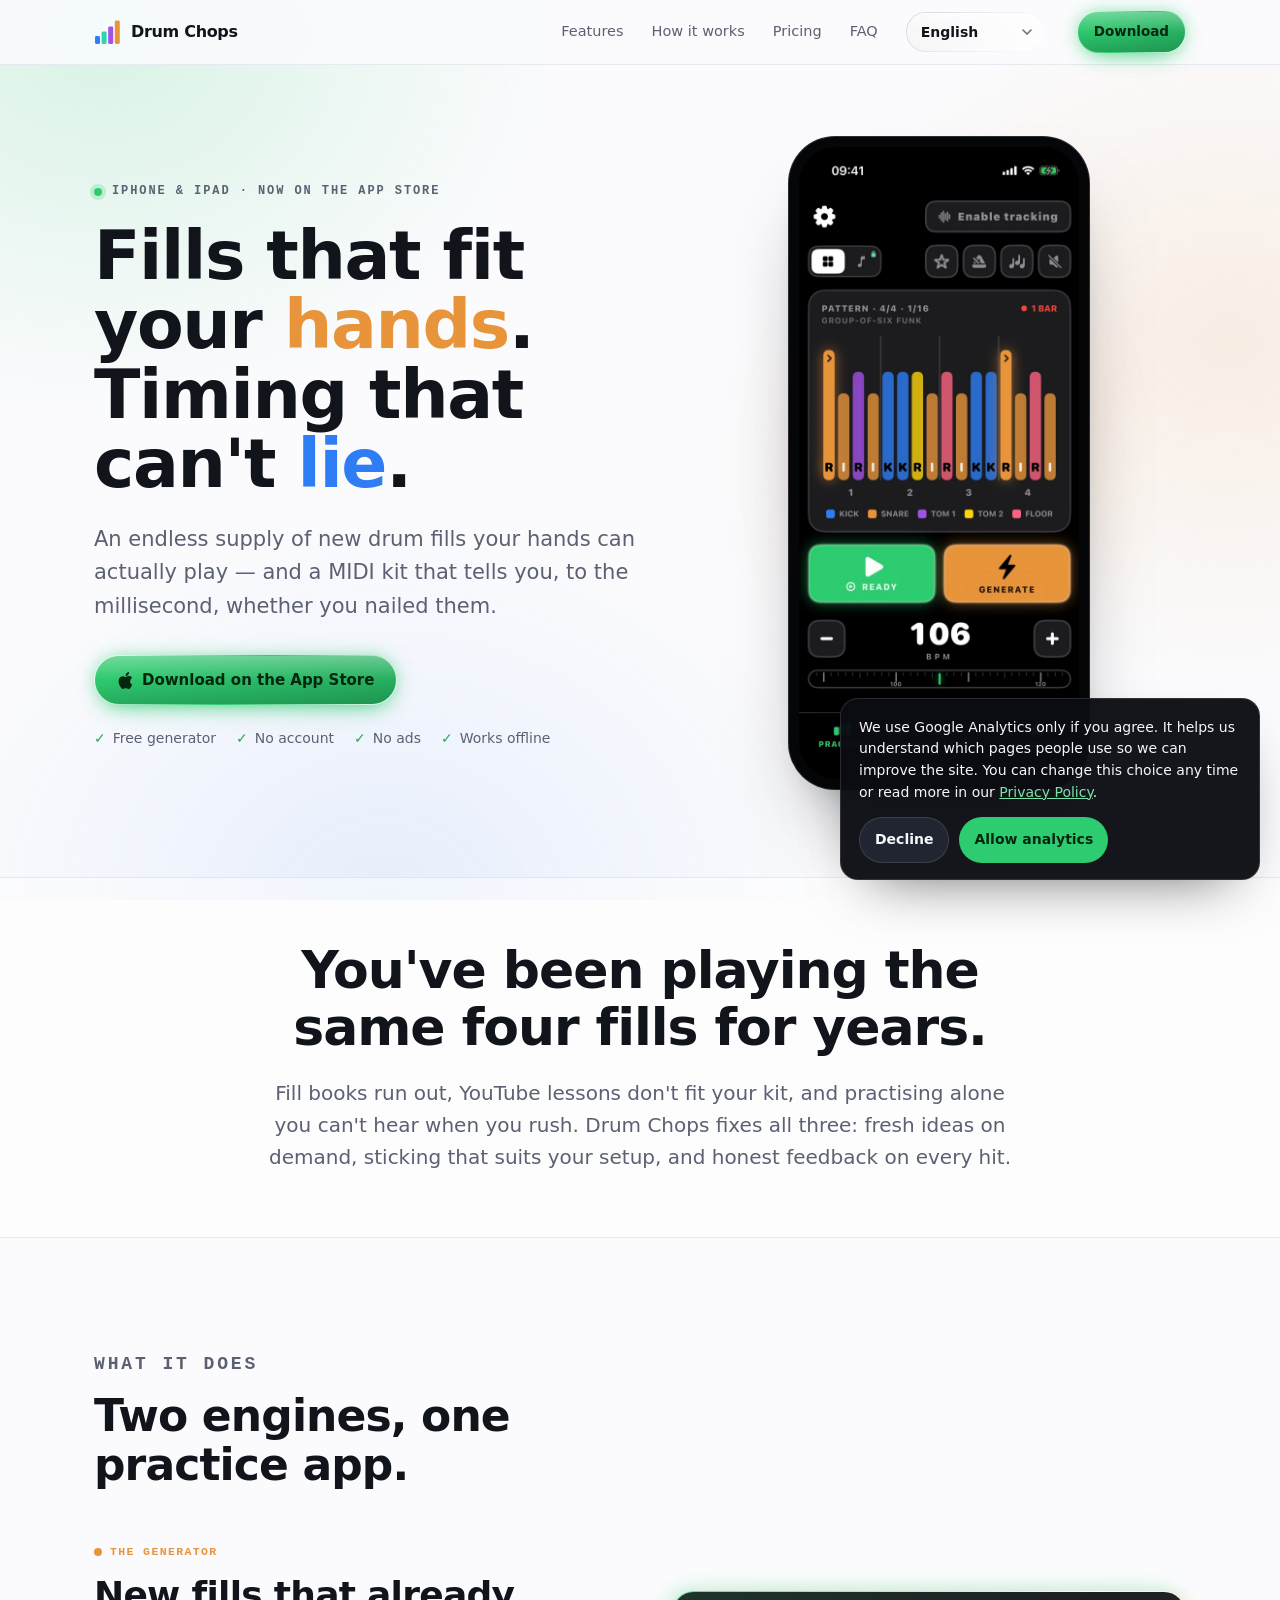
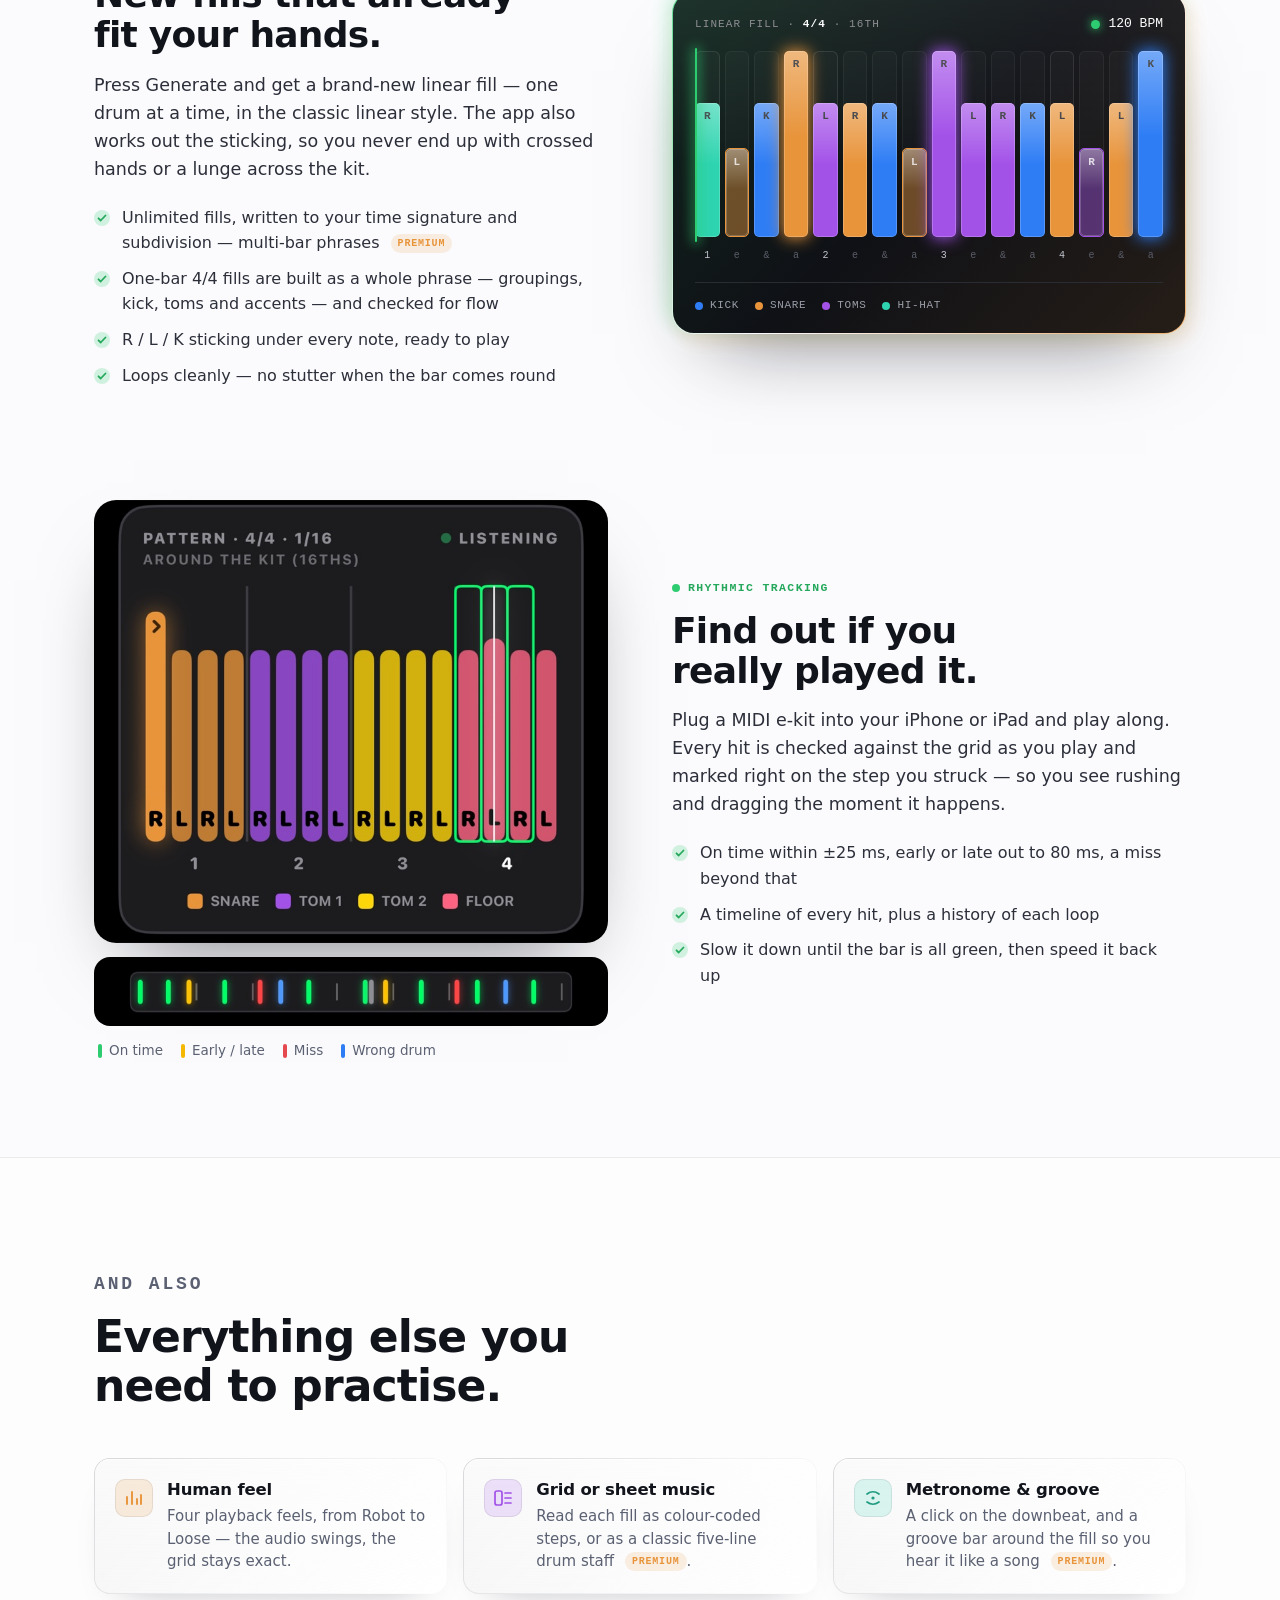
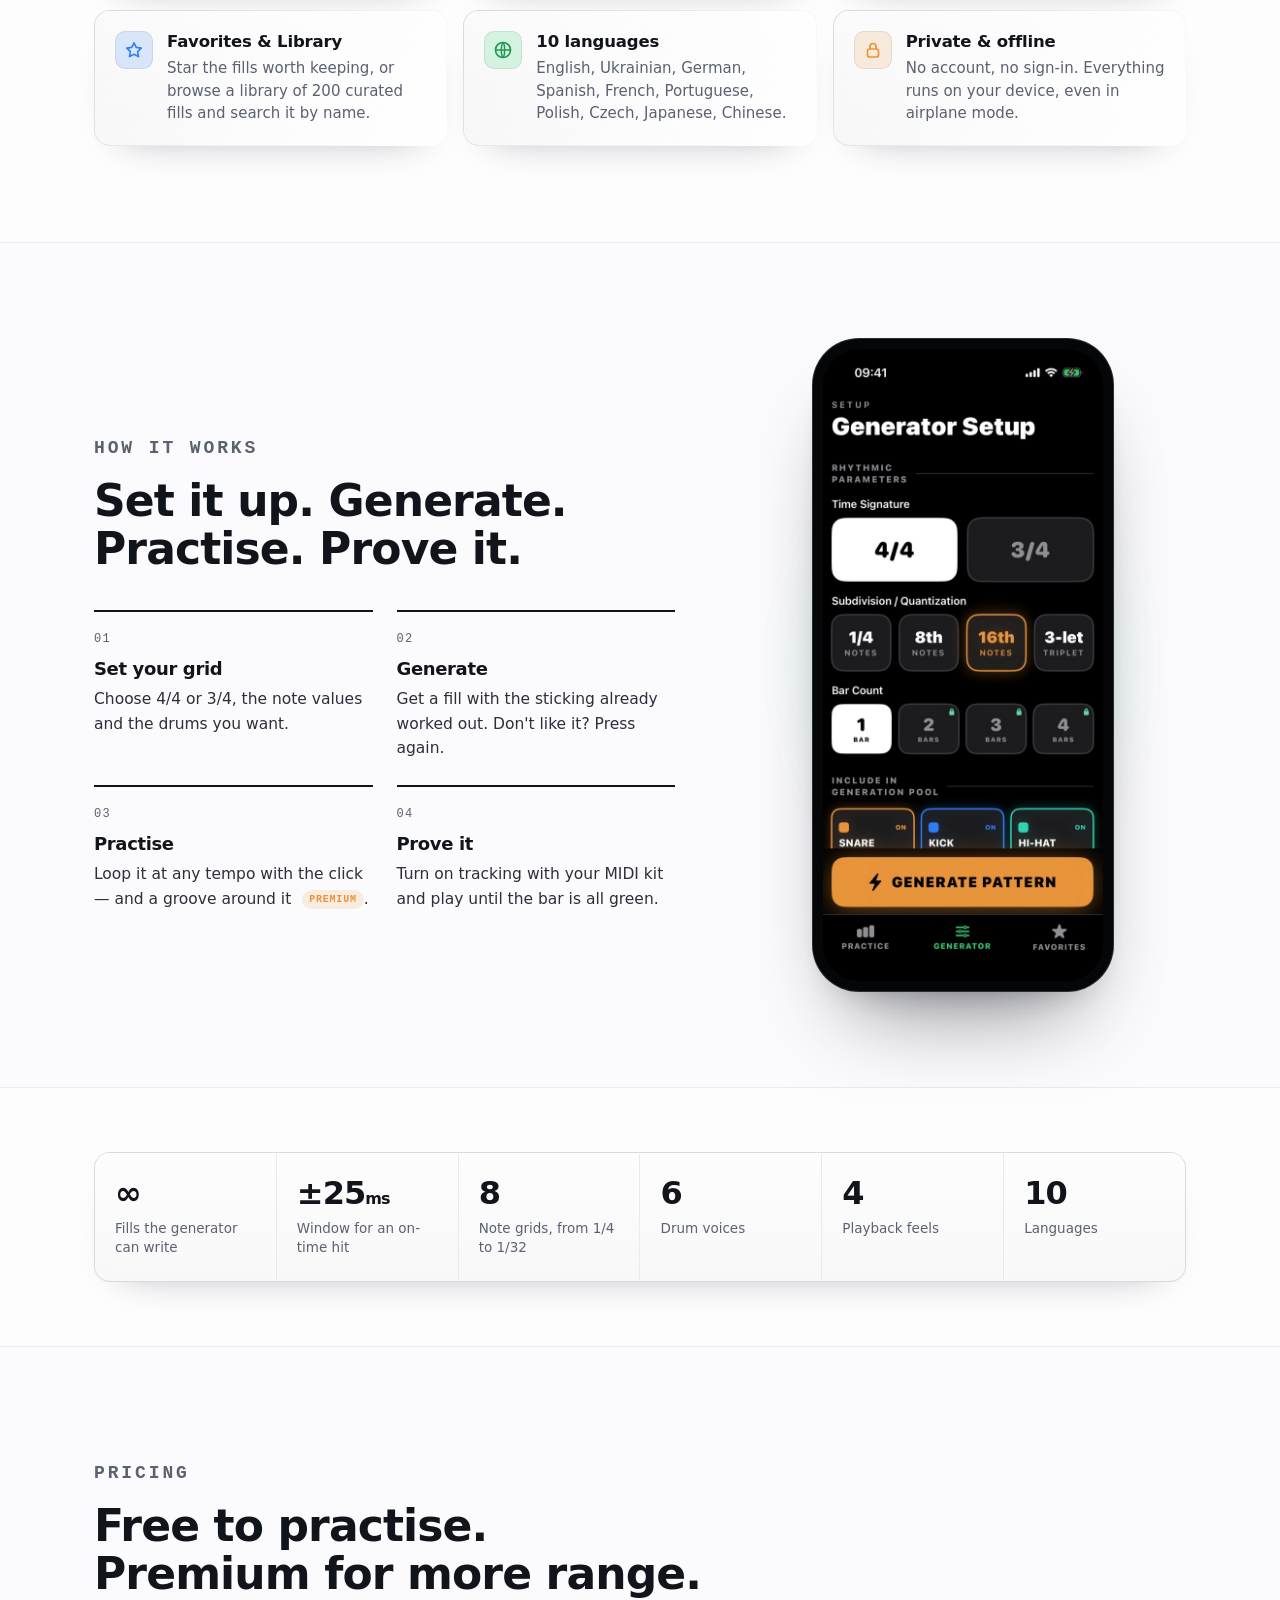
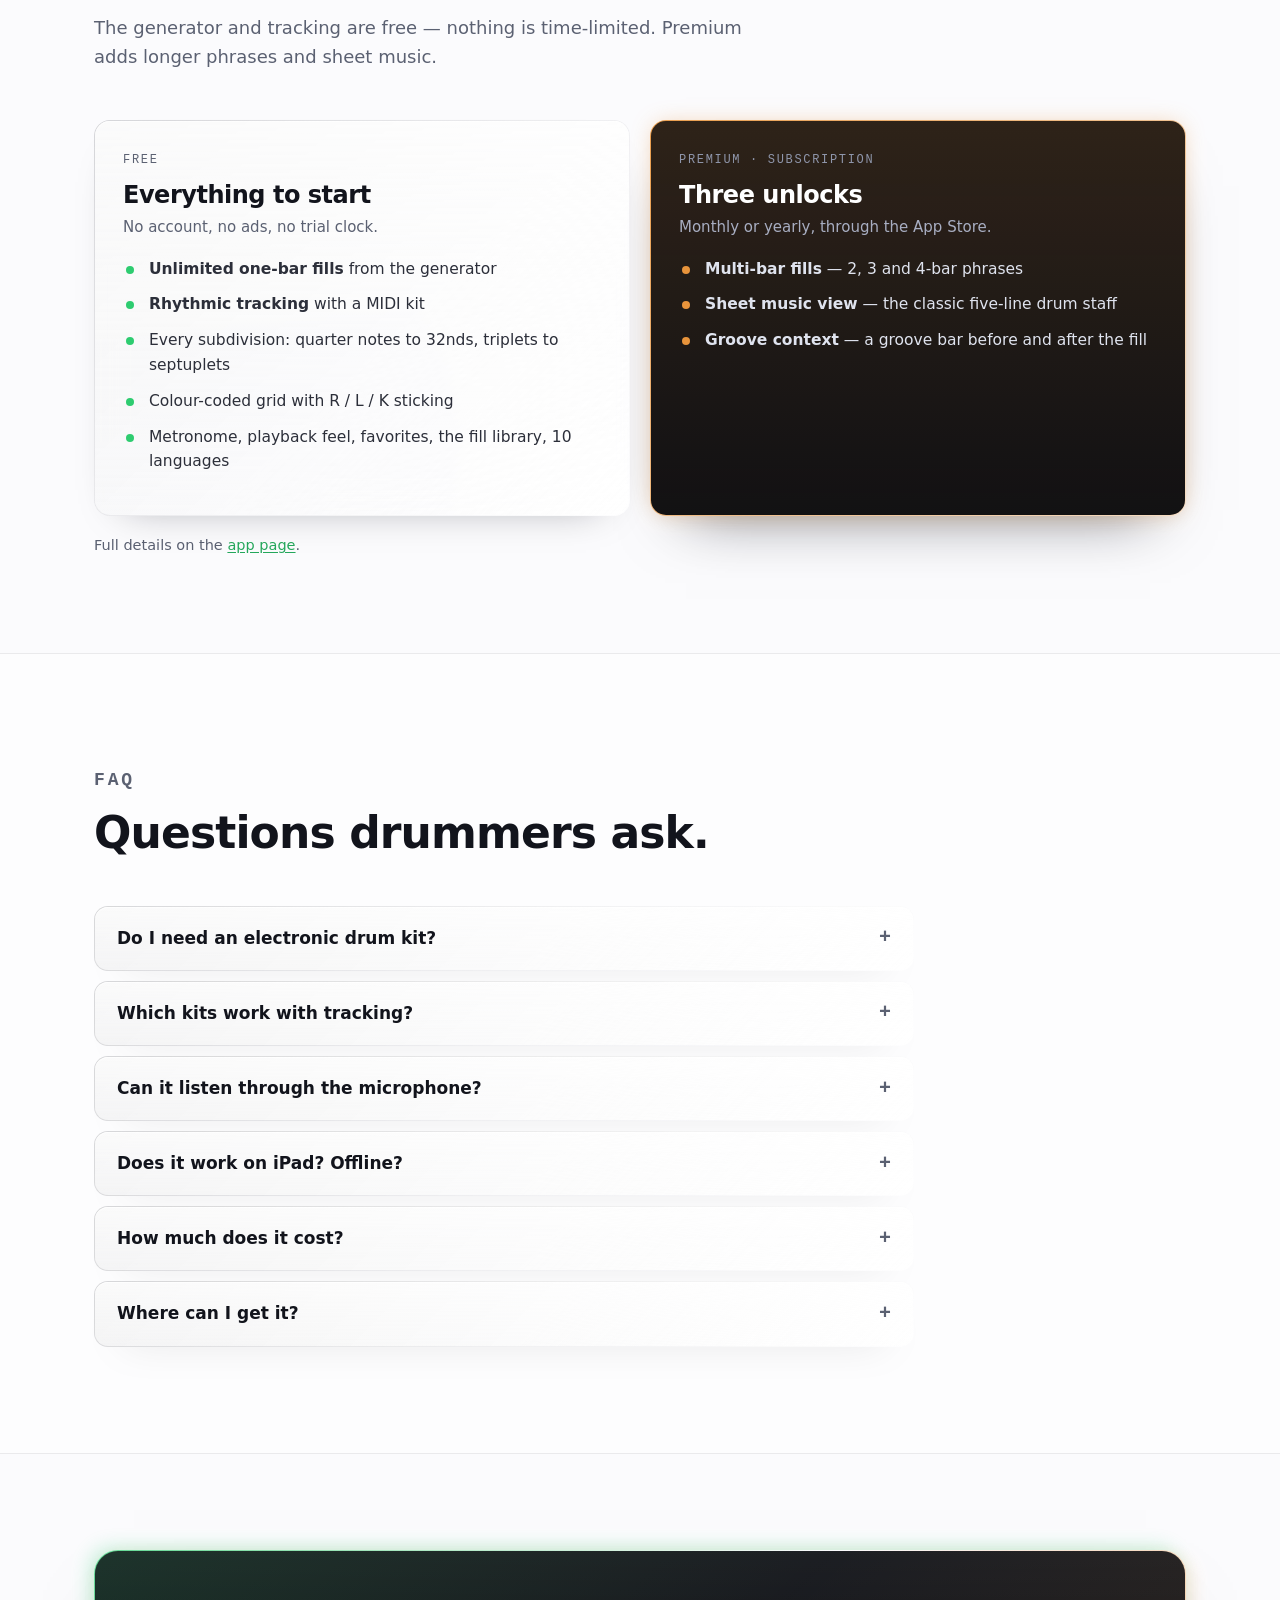
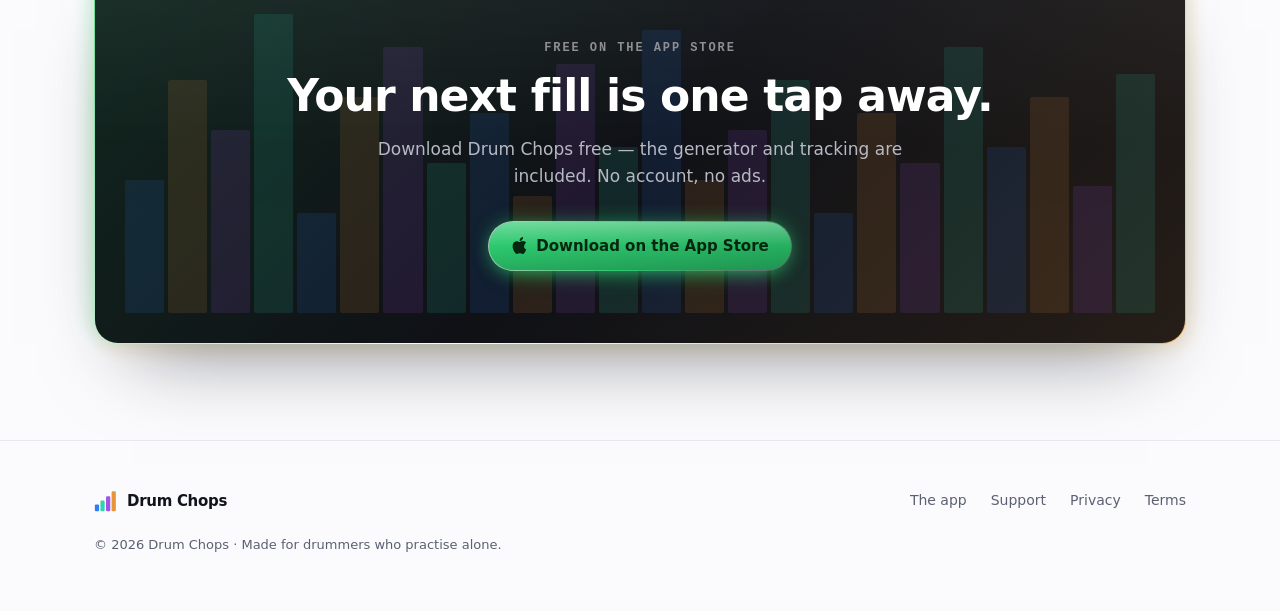
<file: index.html>
<!DOCTYPE html>
<html lang="en">
<head>
<!-- Google Tag Manager -->
<script>(function(w,d,s,l,i){w[l]=w[l]||[];w[l].push({'gtm.start':
new Date().getTime(),event:'gtm.js'});var f=d.getElementsByTagName(s)[0],
j=d.createElement(s),dl=l!='dataLayer'?'&l='+l:'';j.async=true;j.src=
'https://www.googletagmanager.com/gtm.js?id='+i+dl;f.parentNode.insertBefore(j,f);
})(window,document,'script','dataLayer','GTM-K79T2774');</script>
<!-- End Google Tag Manager -->
<script>
  window.DRUMFILL_GA_ID = 'G-D79FNVPJES';
  window['ga-disable-' + window.DRUMFILL_GA_ID] = true;
  window.dataLayer = window.dataLayer || [];
  function gtag(){dataLayer.push(arguments);}
  gtag('consent', 'default', {
    analytics_storage: 'denied',
    ad_storage: 'denied',
    ad_user_data: 'denied',
    ad_personalization: 'denied',
    wait_for_update: 500
  });
  gtag('set', 'ads_data_redaction', true);
</script>
<script async src="https://www.googletagmanager.com/gtag/js?id=G-D79FNVPJES"></script>
<script src="consent-manager.js"></script>
<script src="i18n.js" defer></script>
<meta charset="utf-8">
<meta name="viewport" content="width=device-width, initial-scale=1">
<title data-i18n="index.drumfillgenerator_a_drum_fill_engine">Drum Chops — a drum fill engine that fits your hands</title>
<meta data-i18n-attr="content:index.a_free_ios_drum_fill_v2" name="description" content="A free iOS drum-fill engine and rhythm trainer. An ergonomic linear generator solves the sticking for your kit, and MIDI tracking scores every hit to the millisecond. Grid or classical staff, any tempo, 10 languages.">
<meta name="apple-itunes-app" content="app-id=6785203081">
<link rel="canonical" href="https://drumfillgenerator.com/">
<meta name="theme-color" content="#0B0D12">
<meta property="og:type" content="website">
<meta data-i18n-attr="content:index.drumfillgenerator_a_drum_fill_engine" property="og:title" content="Drum Chops — a drum fill engine that fits your hands">
<meta data-i18n-attr="content:common.og_description_v2" property="og:description" content="An ergonomic linear fill generator that solves the sticking for your kit, and MIDI timing feedback scored to the millisecond. Free on iPhone and iPad.">
<meta property="og:url" content="https://drumfillgenerator.com/">
<meta property="og:image" content="https://drumfillgenerator.com/og-image.png">
<meta property="og:image:type" content="image/png">
<meta property="og:image:width" content="1200">
<meta property="og:image:height" content="630">
<meta name="twitter:card" content="summary_large_image">
<meta data-i18n-attr="content:index.drumfillgenerator_a_drum_fill_engine" name="twitter:title" content="Drum Chops — a drum fill engine that fits your hands">
<meta data-i18n-attr="content:common.og_description_v2" name="twitter:description" content="An ergonomic linear fill generator that solves the sticking for your kit, and MIDI timing feedback scored to the millisecond. Free on iPhone and iPad.">
<meta name="twitter:image" content="https://drumfillgenerator.com/og-image.png">
<script type="application/ld+json">
{
  "@context": "https://schema.org",
  "@type": "SoftwareApplication",
  "name": "Drum Chops",
  "description": "A free iOS drum-fill engine and rhythm trainer: an ergonomic linear fill generator and MIDI timing feedback.",
  "applicationCategory": "MusicApplication",
  "operatingSystem": "iOS",
  "alternateName": "DrumFillGenerator",
  "url": "https://drumfillgenerator.com/",
  "downloadUrl": "https://apps.apple.com/app/drum-chops/id6785203081",
  "installUrl": "https://apps.apple.com/app/drum-chops/id6785203081",
  "offers": { "@type": "Offer", "price": "0", "priceCurrency": "USD" }
}
</script>
<link rel="icon" href='data:image/svg+xml,<svg xmlns="http://www.w3.org/2000/svg" viewBox="0 0 26 26"><rect x="1" y="17" width="5" height="8" rx="1.4" fill="%232E7DF5"/><rect x="7.6" y="12.5" width="5" height="12.5" rx="1.4" fill="%232ED4B0"/><rect x="14.2" y="7.5" width="5" height="17.5" rx="1.4" fill="%23A352E8"/><rect x="20.8" y="1.5" width="5" height="23.5" rx="1.4" fill="%23E8943B"/></svg>'>
<link rel="stylesheet" href="styles.css">
<script type="application/ld+json">
{
  "@context": "https://schema.org",
  "@type": "FAQPage",
  "mainEntity": [
    {
      "@type": "Question",
      "name": "Do I need an electronic drum kit?",
      "acceptedAnswer": {
        "@type": "Answer",
        "text": "No. Generating, listening, looping and reading fills all work on their own. A MIDI e-kit or pad is only needed for rhythmic tracking — the part that scores your timing."
      }
    },
    {
      "@type": "Question",
      "name": "Which kits work with tracking?",
      "acceptedAnswer": {
        "@type": "Answer",
        "text": "Any drum kit or pad that sends MIDI over USB-C to your iPhone or iPad. Tracking works on one-bar fills."
      }
    },
    {
      "@type": "Question",
      "name": "Can it listen through the microphone?",
      "acceptedAnswer": {
        "@type": "Answer",
        "text": "Not yet. Tracking works with a MIDI e-kit or pad for now; microphone tracking for acoustic kits is still in development."
      }
    },
    {
      "@type": "Question",
      "name": "Does it work on iPad? Offline?",
      "acceptedAnswer": {
        "@type": "Answer",
        "text": "Yes to both. It runs on iPhone and iPad with iOS 26.5 or later, and everything works without a connection. The network is only used for background content updates and the subscription screen."
      }
    },
    {
      "@type": "Question",
      "name": "How much does it cost?",
      "acceptedAnswer": {
        "@type": "Answer",
        "text": "The app is free, including the generator and tracking. An optional Premium subscription unlocks multi-bar fills, sheet music and groove context."
      }
    },
    {
      "@type": "Question",
      "name": "Where can I get it?",
      "acceptedAnswer": {
        "@type": "Answer",
        "text": "Drum Chops is out now on the App Store for iPhone and iPad. Download it free and start practising."
      }
    }
  ]
}
</script>
</head>
<body>
<!-- Google Tag Manager (noscript) -->
<noscript><iframe src="https://www.googletagmanager.com/ns.html?id=GTM-K79T2774"
height="0" width="0" style="display:none;visibility:hidden"></iframe></noscript>
<!-- End Google Tag Manager (noscript) -->
<style>
  /* ---------- HERO ---------- */
  .hero { padding: 72px 0 88px; overflow: hidden; }
  .hero-grid { display: grid; grid-template-columns: 1.1fr 1fr; gap: 56px; align-items: center; }
  .hero-copy .eyebrow { margin-bottom: 20px; display: inline-flex; align-items: center; gap: 10px; }
  .hero-copy .eyebrow .live { width: 8px; height: 8px; border-radius: 50%; background: var(--green); box-shadow: 0 0 0 4px color-mix(in srgb, var(--green) 22%, transparent); }
  .hero h1 { font-size: clamp(40px, 5.8vw, 68px); font-weight: 850; line-height: 1.02; }
  .hero h1 .c-snare { color: var(--snare); }
  .hero h1 .c-kick { color: var(--kick); }
  .hero-sub { font-size: clamp(18px, 2vw, 21px); color: var(--muted); margin: 24px 0 0; max-width: 28em; }
  .hero-media { display: flex; justify-content: center; --glow: color-mix(in srgb, var(--snare) 30%, transparent); }
  .trust { display: flex; flex-wrap: wrap; gap: 8px 20px; margin: 22px 0 0; padding: 0; list-style: none; }
  .trust li { font-size: 14px; color: var(--muted); display: inline-flex; align-items: center; gap: 7px; }
  .trust li::before { content: "✓"; color: var(--green-deep); font-weight: 800; }

  /* ---------- STORE CTA ---------- */
  .store-cta { display: flex; gap: 12px; flex-wrap: wrap; margin-top: 32px; }
  .cta-band .store-cta { justify-content: center; margin-top: 30px; }

  /* ---------- STAGE (animated linear fill) ---------- */
  .stage {
    width: 100%; max-width: 520px;
    border-radius: 22px; padding: 22px 22px 18px;
  }
  .stage-bar { display: flex; align-items: center; justify-content: space-between; margin-bottom: 16px; }
  .stage-chip { font-family: var(--mono); font-size: 11px; letter-spacing: 0.1em; text-transform: uppercase; color: #8E8E93; }
  .stage-chip b { color: #fff; font-weight: 600; }
  .stage-bpm { font-family: var(--mono); color: #fff; font-size: 13px; display: flex; align-items: center; gap: 8px; }
  .stage-bpm .pulse { width: 9px; height: 9px; border-radius: 50%; background: var(--green); box-shadow: 0 0 10px var(--green); }
  .seq { position: relative; }
  .seq-track { position: relative; display: grid; grid-template-columns: repeat(16, 1fr); gap: 5px; height: 188px; align-items: end; padding-bottom: 2px; }
  .seq-track .step { position: relative; height: 100%; display: flex; align-items: flex-end; justify-content: center; border: 0; padding: 0; }
  .seq-track .lane { position: absolute; inset: 0; background: rgba(255,255,255,.025); border-radius: 6px; border: 1px solid rgba(255,255,255,.05); }
  .seq-track .step.beat .lane { border-color: rgba(255,255,255,.1); }
  .seq-track .bar { position: relative; width: 100%; border-radius: 5px; display: flex; align-items: flex-start; justify-content: center; padding-top: 5px; font-family: var(--mono); font-size: 11px; font-weight: 700; color: #06080D; overflow: hidden; }
  /* Specular sheen + hairline rim over each bar (the bar colour itself is set inline by JS). */
  .seq-track .bar::after { content: ""; position: absolute; inset: 0; border-radius: inherit; pointer-events: none; background: linear-gradient(180deg, rgba(255,255,255,.34), rgba(255,255,255,0) 46%); box-shadow: inset 0 0 0 1px rgba(255,255,255,.2); }
  .seq-track .bar.ghost { color: rgba(255,255,255,.78); }
  .seq-beats { display: grid; grid-template-columns: repeat(16, 1fr); gap: 5px; margin-top: 9px; }
  .seq-beats span { text-align: center; font-family: var(--mono); font-size: 10px; color: #5A5D68; }
  .seq-beats span.on { color: #C3C6CF; }
  .playhead { position: absolute; top: -3px; bottom: -3px; width: 2px; left: 0; background: var(--green); box-shadow: 0 0 12px 2px color-mix(in srgb, var(--green) 75%, transparent); border-radius: 2px; will-change: left; animation: sweep 2.8s linear infinite; }
  @keyframes sweep { from { left: 0; } to { left: calc(100% - 2px); } }
  .stage-legend { display: flex; flex-wrap: wrap; gap: 16px; margin-top: 18px; padding-top: 14px; border-top: 1px solid #2A2C33; }
  .stage-legend span { font-family: var(--mono); font-size: 11px; letter-spacing: 0.06em; text-transform: uppercase; color: #9B9EA8; display: inline-flex; align-items: center; gap: 7px; }
  @media (max-width: 480px) { .seq-track { height: 140px; gap: 3px; } .seq-beats { gap: 3px; } .seq-track .bar { font-size: 9px; } }


  /* ---------- HOW (with phone) ---------- */
  .how { display: grid; grid-template-columns: 1.3fr 1fr; gap: 64px; align-items: center; }
  .how .steps { grid-template-columns: 1fr 1fr; }
  .how-media { display: flex; justify-content: center; --glow: color-mix(in srgb, var(--green) 26%, transparent); }
  @media (max-width: 960px) { .how { grid-template-columns: 1fr; } }
  @media (max-width: 560px) { .how .steps { grid-template-columns: 1fr; } }

  /* ---------- CTA BAND extras ---------- */
  .cta-band .deco { position: absolute; inset: 0; display: grid; grid-template-columns: repeat(24, 1fr); gap: 4px; opacity: .12; pointer-events: none; align-items: end; padding: 30px; }
  .cta-band .deco i { display: block; border-radius: 2px; }

  @media (max-width: 860px) {
    .hero { padding: 48px 0 64px; }
    .hero-grid { grid-template-columns: 1fr; gap: 56px; }
  }
  @media (prefers-reduced-motion: reduce) {
    .playhead { animation: none; left: 38%; }
  }
</style>

<!-- NAV -->
<nav class="nav">
  <div class="wrap nav-inner">
    <a data-i18n-attr="aria-label:common.drumfillgenerator_home" class="brand" href="#top" aria-label="Drum Chops home">
      <svg width="26" height="26" viewBox="0 0 26 26" fill="none" aria-hidden="true">
        <rect x="1" y="17" width="5" height="8" rx="1.4" fill="#2E7DF5"/>
        <rect x="7.6" y="12.5" width="5" height="12.5" rx="1.4" fill="#2ED4B0"/>
        <rect x="14.2" y="7.5" width="5" height="17.5" rx="1.4" fill="#A352E8"/>
        <rect x="20.8" y="1.5" width="5" height="23.5" rx="1.4" fill="#E8943B"/>
      </svg>
      <span>Drum Chops</span>
    </a>
    <div class="nav-links">
      <a data-i18n="common.features" href="#features">Features</a>
      <a data-i18n="common.how_it_works" href="#how">How it works</a>
      <a data-i18n="common.pricing" href="#pricing">Pricing</a>
      <a data-i18n="index.faq" href="#faq">FAQ</a>
    </div>
    <a data-i18n="index.download" class="btn btn-primary btn-sm js-store-cta" href="https://apps.apple.com/app/drum-chops/id6785203081">Download</a>
  </div>
</nav>

<!-- HERO -->
<header class="hero" id="top">
  <div class="wrap hero-grid">
    <div class="hero-copy">
      <p data-i18n="index.iphone_ipad_now_on_the_app_store" class="eyebrow"><i class="live" aria-hidden="true"></i>iPhone &amp; iPad · Now on the App Store</p>
      <h1 data-i18n="index.fills_that_fit_your_hands">Fills that fit your <span class="c-snare">hands</span>. Timing that can't <span class="c-kick">lie</span>.</h1>
      <p data-i18n="index.an_endless_supply_of_new" class="hero-sub">An endless supply of new drum fills your hands can actually play — and a MIDI kit that tells you, to the millisecond, whether you nailed them.</p>

      <div class="store-cta" id="get">
        <a data-i18n="index.download_on_the_app_store" class="btn btn-primary js-store-cta" href="https://apps.apple.com/app/drum-chops/id6785203081">
            <svg width="16" height="19" viewBox="0 0 17 20" fill="currentColor" aria-hidden="true"><path d="M14.1 10.6c0-2.3 1.9-3.4 2-3.5-1.1-1.6-2.8-1.8-3.4-1.8-1.4-.1-2.8.9-3.5.9-.7 0-1.8-.9-3-.8-1.5 0-2.9.9-3.7 2.3-1.6 2.7-.4 6.8 1.1 9 .7 1.1 1.6 2.3 2.8 2.3 1.1 0 1.5-.7 2.9-.7 1.3 0 1.7.7 2.9.7 1.2 0 2-1.1 2.7-2.2.9-1.2 1.2-2.5 1.2-2.5 0-.1-2.3-.9-2.3-3.5zM11.9 3.8c.6-.8 1-1.8.9-2.9-.9 0-2 .6-2.7 1.4-.6.7-1.1 1.8-.9 2.8 1 .1 2-.5 2.7-1.3z"/></svg>
            Download on the App Store
          </a>
      </div>

      <ul class="trust">
        <li data-i18n="index.free_generator">Free generator</li>
        <li data-i18n="index.no_account">No account</li>
        <li data-i18n="index.no_ads">No ads</li>
        <li data-i18n="index.works_offline">Works offline</li>
      </ul>
    </div>

    <div class="hero-media">
      <div class="phone-glow">
        <div class="phone">
          <img data-i18n-attr="alt:common.drumfillgenerator_practice_screen_a_" src="assets/screens/practice.jpg" width="600" height="1304" alt="Drum Chops practice screen: a one-bar 16th-note fill shown as colour-coded bars with R, L and K sticking under each step, plus Play, Generate and a 106 BPM tempo control." fetchpriority="high">
        </div>
      </div>
    </div>
  </div>
</header>

<!-- HOOK -->
<section class="section alt tight">
  <div class="wrap hook reveal">
    <h2 data-i18n="common.you_ve_been_playing_the">You've been playing the same four fills for years.</h2>
    <p data-i18n="index.fill_books_run_out_youtube">Fill books run out, YouTube lessons don't fit your kit, and practising alone you can't hear when you rush. Drum Chops fixes all three: fresh ideas on demand, sticking that suits your setup, and honest feedback on every hit.</p>
  </div>
</section>

<!-- FEATURES -->
<section class="section" id="features">
  <div class="wrap">
    <div class="section-head reveal">
      <p data-i18n="common.what_it_does" class="eyebrow">What it does</p>
      <h2 data-i18n="common.two_engines_one_practice_app">Two engines, one practice app.</h2>
    </div>

    <div class="feature-rows">
      <!-- Generator -->
      <div class="feature-row reveal">
        <div class="feature-copy">
          <span data-i18n="common.the_generator" class="tag" style="color:var(--snare)"><i class="dot" style="background:var(--snare)"></i>The generator</span>
          <h3 data-i18n="index.new_fills_that_already_fit">New fills that already fit your hands.</h3>
          <p data-i18n="index.press_generate_and_get_a">Press Generate and get a brand-new linear fill — one drum at a time, in the classic linear style. The app also works out the sticking, so you never end up with crossed hands or a lunge across the kit.</p>
          <ul class="checks">
            <li data-i18n="index.unlimited_fills_written_to_your">Unlimited fills, written to your time signature and subdivision — multi-bar phrases <span class="pro-chip">Premium</span></li>
            <li data-i18n="index.built_as_a_whole_phrase">One-bar 4/4 fills are built as a whole phrase — groupings, kick, toms and accents — and checked for flow</li>
            <li data-i18n="index.r_l_k_sticking_under">R / L / K sticking under every note, ready to play</li>
            <li data-i18n="index.loops_cleanly_no_stutter_when">Loops cleanly — no stutter when the bar comes round</li>
          </ul>
        </div>
        <div class="feature-media">
          <div class="stage glass-stage" aria-hidden="true">
            <div class="stage-bar">
              <span data-i18n="index.linear_fill_4_4_16th" class="stage-chip">Linear fill · <b>4/4</b> · 16th</span>
              <span data-i18n="index.120_bpm" class="stage-bpm"><i class="pulse"></i>120 BPM</span>
            </div>
            <div class="seq">
              <div class="seq-track" id="seqTrack"></div>
              <div class="playhead"></div>
            </div>
            <div class="seq-beats" id="seqBeats"></div>
            <div class="stage-legend">
              <span data-i18n="index.kick"><i class="dot" style="background:var(--kick)"></i>Kick</span>
              <span data-i18n="index.snare"><i class="dot" style="background:var(--snare)"></i>Snare</span>
              <span data-i18n="index.toms"><i class="dot" style="background:var(--tom)"></i>Toms</span>
              <span data-i18n="index.hi_hat"><i class="dot" style="background:var(--hihat)"></i>Hi-hat</span>
            </div>
          </div>
        </div>
      </div>

      <!-- Tracking -->
      <div class="feature-row flip reveal">
        <div class="feature-copy">
          <span data-i18n="common.rhythmic_tracking" class="tag" style="color:var(--green-deep)"><i class="dot" style="background:var(--green)"></i>Rhythmic tracking</span>
          <h3 data-i18n="index.find_out_if_you_really">Find out if you really played it.</h3>
          <p data-i18n="index.plug_a_midi_e_kit">Plug a MIDI e-kit into your iPhone or iPad and play along. Every hit is checked against the grid as you play and marked right on the step you struck — so you see rushing and dragging the moment it happens.</p>
          <ul class="checks">
            <li data-i18n="index.on_time_within_25_ms">On time within ±25 ms, early or late out to 80 ms, a miss beyond that</li>
            <li data-i18n="index.a_timeline_of_every_hit">A timeline of every hit, plus a history of each loop</li>
            <li data-i18n="index.slow_it_down_until_the">Slow it down until the bar is all green, then speed it back up</li>
          </ul>
        </div>
        <div class="feature-media">
          <figure class="track-shot" style="margin:0">
            <img data-i18n-attr="alt:common.pattern_card_while_tracking_the" src="assets/screens/tracking.jpg" width="720" height="621" loading="lazy" alt="Pattern card while tracking: the steps just played are outlined in green as on-time hits, with a LISTENING indicator.">
            <div class="timeline">
              <img data-i18n-attr="alt:common.hit_timeline_a_row_of" src="assets/screens/timeline.jpg" width="720" height="71" loading="lazy" alt="Hit timeline: a row of coloured ticks, mostly green with a few amber, red and blue.">
            </div>
            <figcaption class="hit-legend">
              <span data-i18n="common.on_time"><i style="background:var(--green)"></i>On time</span>
              <span data-i18n="common.early_late"><i style="background:#F5B800"></i>Early / late</span>
              <span data-i18n="common.miss"><i style="background:var(--red)"></i>Miss</span>
              <span data-i18n="common.wrong_drum"><i style="background:var(--kick)"></i>Wrong drum</span>
            </figcaption>
          </figure>
        </div>
      </div>

    </div>
  </div>
</section>

<!-- AND ALSO -->
<section class="section alt">
  <div class="wrap">
    <div class="section-head reveal">
      <p data-i18n="common.and_also" class="eyebrow">And also</p>
      <h2 data-i18n="index.everything_else_you_need_to">Everything else you need to practise.</h2>
    </div>
    <div class="minis reveal">
      <div class="mini">
        <div class="ico" style="background:color-mix(in srgb,var(--snare) 16%,transparent)"><svg width="20" height="20" viewBox="0 0 20 20" fill="none" aria-hidden="true"><path d="M3 16V9M8 16V4M13 16v-5M17 16V7" stroke="#E8943B" stroke-width="1.9" stroke-linecap="round"/></svg></div>
        <div><h3 data-i18n="index.human_feel">Human feel</h3><p data-i18n="index.four_playback_feels_from_robot">Four playback feels, from Robot to Loose — the audio swings, the grid stays exact.</p></div>
      </div>
      <div class="mini">
        <div class="ico" style="background:color-mix(in srgb,var(--tom) 16%,transparent)"><svg width="20" height="20" viewBox="0 0 20 20" fill="none" aria-hidden="true"><rect x="2" y="3" width="7" height="14" rx="2" stroke="#A352E8" stroke-width="1.7"/><path d="M12 5h6M12 10h6M12 15h6" stroke="#A352E8" stroke-width="1.7" stroke-linecap="round"/></svg></div>
        <div><h3 data-i18n="common.grid_or_sheet_music">Grid or sheet music</h3><p data-i18n="index.read_each_fill_as_colour">Read each fill as colour-coded steps, or as a classic five-line drum staff <span class="pro-chip">Premium</span>.</p></div>
      </div>
      <div class="mini">
        <div class="ico" style="background:color-mix(in srgb,var(--hihat) 16%,transparent)"><svg width="20" height="20" viewBox="0 0 20 20" fill="none" aria-hidden="true"><path d="M4 6c4-3 8-3 12 0M4 14c4 3 8 3 12 0" stroke="#1F9C81" stroke-width="1.7" stroke-linecap="round"/><circle cx="10" cy="10" r="1.6" fill="#1F9C81"/></svg></div>
        <div><h3 data-i18n="index.metronome_groove">Metronome &amp; groove</h3><p data-i18n="index.a_click_on_the_downbeat">A click on the downbeat, and a groove bar around the fill so you hear it like a song <span class="pro-chip">Premium</span>.</p></div>
      </div>
      <div class="mini">
        <div class="ico" style="background:color-mix(in srgb,var(--kick) 16%,transparent)"><svg width="20" height="20" viewBox="0 0 20 20" fill="none" aria-hidden="true"><path d="M10 2.8l2.2 4.6 5 .7-3.6 3.5.9 5-4.5-2.4-4.5 2.4.9-5L2.8 8.1l5-.7z" stroke="#2E7DF5" stroke-width="1.6" stroke-linejoin="round"/></svg></div>
        <div><h3 data-i18n="index.favorites_library">Favorites &amp; Library</h3><p data-i18n="index.star_fills_or_browse_200_curated">Star the fills worth keeping, or browse a library of 200 curated fills and search it by name.</p></div>
      </div>
      <div class="mini">
        <div class="ico" style="background:color-mix(in srgb,var(--green) 18%,transparent)"><svg width="20" height="20" viewBox="0 0 20 20" fill="none" aria-hidden="true"><circle cx="10" cy="10" r="7.5" stroke="#1F9A53" stroke-width="1.7"/><path d="M2.5 10h15M10 2.5c2.2 2.3 2.2 12.7 0 15M10 2.5c-2.2 2.3-2.2 12.7 0 15" stroke="#1F9A53" stroke-width="1.5"/></svg></div>
        <div><h3 data-i18n="index.10_languages">10 languages</h3><p data-i18n="index.english_ukrainian_german_spanish_fre">English, Ukrainian, German, Spanish, French, Portuguese, Polish, Czech, Japanese, Chinese.</p></div>
      </div>
      <div class="mini">
        <div class="ico" style="background:color-mix(in srgb,var(--snare) 16%,transparent)"><svg width="20" height="20" viewBox="0 0 20 20" fill="none" aria-hidden="true"><rect x="4.5" y="9" width="11" height="8" rx="2" stroke="#E8943B" stroke-width="1.7"/><path d="M7 9V6.5a3 3 0 016 0V9" stroke="#E8943B" stroke-width="1.7"/></svg></div>
        <div><h3 data-i18n="index.private_offline">Private &amp; offline</h3><p data-i18n="index.no_account_no_sign_in">No account, no sign-in. Everything runs on your device, even in airplane mode.</p></div>
      </div>
    </div>
  </div>
</section>

<!-- HOW IT WORKS -->
<section class="section" id="how">
  <div class="wrap how">
    <div class="reveal">
      <div class="section-head" style="margin-bottom:36px">
        <p data-i18n="common.how_it_works" class="eyebrow">How it works</p>
        <h2 data-i18n="index.set_it_up_generate_practise">Set it up. Generate. Practise. Prove it.</h2>
      </div>
      <div class="steps">
        <div class="step">
          <div class="n">01</div>
          <h3 data-i18n="common.set_your_grid">Set your grid</h3>
          <p data-i18n="index.choose_4_4_or_3">Choose 4/4 or 3/4, the note values and the drums you want.</p>
        </div>
        <div class="step">
          <div class="n">02</div>
          <h3 data-i18n="index.generate">Generate</h3>
          <p data-i18n="index.get_a_fill_with_the">Get a fill with the sticking already worked out. Don't like it? Press again.</p>
        </div>
        <div class="step">
          <div class="n">03</div>
          <h3 data-i18n="index.practise">Practise</h3>
          <p data-i18n="index.loop_it_at_any_tempo">Loop it at any tempo with the click — and a groove around it <span class="pro-chip">Premium</span>.</p>
        </div>
        <div class="step">
          <div class="n">04</div>
          <h3 data-i18n="index.prove_it">Prove it</h3>
          <p data-i18n="index.turn_on_tracking_with_your">Turn on tracking with your MIDI kit and play until the bar is all green.</p>
        </div>
      </div>
    </div>
    <div class="how-media reveal">
      <div class="phone-glow">
        <div class="phone">
          <img data-i18n-attr="alt:common.generator_setup_screen_time_signatur" src="assets/screens/generator.jpg" width="600" height="1304" loading="lazy" alt="Generator Setup screen: time signature 4/4 or 3/4, subdivision from quarter notes to triplets, bar count from 1 to 4, and which drums to include.">
        </div>
      </div>
    </div>
  </div>
</section>

<!-- STATS -->
<section class="section alt tight" id="specs">
  <div class="wrap">
    <div class="stats reveal">
      <div class="cell"><div class="n">∞</div><div data-i18n="common.fills_the_generator_can_write" class="l">Fills the generator can write</div></div>
      <div class="cell"><div class="n">±25<small>ms</small></div><div data-i18n="common.window_for_an_on_time" class="l">Window for an on-time hit</div></div>
      <div class="cell"><div class="n">8</div><div data-i18n="common.note_grids_from_1_4_to_1_32" class="l">Note grids, from 1/4 to 1/32</div></div>
      <div class="cell"><div class="n">6</div><div data-i18n="index.drum_voices" class="l">Drum voices</div></div>
      <div class="cell"><div class="n">4</div><div data-i18n="index.playback_feels" class="l">Playback feels</div></div>
      <div class="cell"><div class="n">10</div><div data-i18n="common.languages" class="l">Languages</div></div>
    </div>
  </div>
</section>

<!-- PRICING -->
<section class="section" id="pricing">
  <div class="wrap">
    <div class="section-head reveal">
      <p data-i18n="common.pricing" class="eyebrow">Pricing</p>
      <h2 data-i18n="index.free_to_practise_premium_for">Free to practise. Premium for more range.</h2>
      <p data-i18n="index.the_generator_and_tracking_are_free">The generator and tracking are free — nothing is time-limited. Premium adds longer phrases and sheet music.</p>
    </div>
    <div class="tiers reveal">
      <div class="tier">
        <div data-i18n="common.free" class="name">Free</div>
        <h3 data-i18n="common.everything_to_start">Everything to start</h3>
        <p data-i18n="common.no_account_no_ads_no" class="sub">No account, no ads, no trial clock.</p>
        <ul>
          <li data-i18n="index.unlimited_one_bar_fills_from"><b>Unlimited one-bar fills</b> from the generator</li>
          <li data-i18n="index.rhythmic_tracking_with_a_midi"><b>Rhythmic tracking</b> with a MIDI kit</li>
          <li data-i18n="common.every_subdivision_quarter_to_32nd">Every subdivision: quarter notes to 32nds, triplets to septuplets</li>
          <li data-i18n="index.colour_coded_grid_with_r">Colour-coded grid with R / L / K sticking</li>
          <li data-i18n="index.metronome_playback_feel_favorites_library_10">Metronome, playback feel, favorites, the fill library, 10 languages</li>
        </ul>
      </div>
      <div class="tier pro">
        <div data-i18n="common.premium_subscription" class="name">Premium · subscription</div>
        <h3 data-i18n="common.three_unlocks">Three unlocks</h3>
        <p data-i18n="index.monthly_or_yearly_through_the" class="sub">Monthly or yearly, through the App Store.</p>
        <ul>
          <li data-i18n="common.multi_bar_fills_2_3"><b>Multi-bar fills</b> — 2, 3 and 4-bar phrases</li>
          <li data-i18n="index.sheet_music_view_the_classic"><b>Sheet music view</b> — the classic five-line drum staff</li>
          <li data-i18n="index.groove_context_a_groove_bar"><b>Groove context</b> — a groove bar before and after the fill</li>
        </ul>
      </div>
    </div>
    <p data-i18n="index.full_details_on_the_app" class="tiers-note">Full details on the <a href="app.html#pricing">app page</a>.</p>
  </div>
</section>

<!-- FAQ -->
<section class="section alt" id="faq">
  <div class="wrap">
    <div class="section-head reveal">
      <p data-i18n="index.faq" class="eyebrow">FAQ</p>
      <h2 data-i18n="index.questions_drummers_ask">Questions drummers ask.</h2>
    </div>
    <div class="faq reveal">
      <details>
        <summary data-i18n="index.do_i_need_an_electronic">Do I need an electronic drum kit?</summary>
        <div class="answer"><p data-i18n="index.no_generating_listening_looping_and">No. Generating, listening, looping and reading fills all work on their own. A MIDI e-kit or pad is only needed for rhythmic tracking — the part that scores your timing.</p></div>
      </details>
      <details>
        <summary data-i18n="index.which_kits_work_with_tracking">Which kits work with tracking?</summary>
        <div class="answer"><p data-i18n="index.any_drum_kit_or_pad">Any drum kit or pad that sends MIDI over USB-C to your iPhone or iPad. Tracking works on one-bar fills.</p></div>
      </details>
      <details>
        <summary data-i18n="index.can_it_listen_through_the">Can it listen through the microphone?</summary>
        <div class="answer"><p data-i18n="index.not_yet_tracking_works_with_midi">Not yet. Tracking works with a MIDI e-kit or pad for now; microphone tracking for acoustic kits is still in development.</p></div>
      </details>
      <details>
        <summary data-i18n="index.does_it_work_on_ipad">Does it work on iPad? Offline?</summary>
        <div class="answer"><p data-i18n="index.yes_to_both_it_runs_v2">Yes to both. It runs on iPhone and iPad with iOS 26.5 or later, and everything works without a connection. The network is only used for background content updates and the subscription screen.</p></div>
      </details>
      <details>
        <summary data-i18n="index.how_much_does_it_cost">How much does it cost?</summary>
        <div class="answer"><p data-i18n="index.the_app_is_free_including_v2">The app is free, including the generator and tracking. An optional Premium subscription unlocks multi-bar fills, sheet music and groove context.</p></div>
      </details>
      <details>
        <summary data-i18n="index.where_can_i_get_it">Where can I get it?</summary>
        <div class="answer"><p data-i18n="index.drum_chops_is_out_now">Drum Chops is out now on the App Store for iPhone and iPad. <a href="https://apps.apple.com/app/drum-chops/id6785203081">Download it free</a> and start practising.</p></div>
      </details>
    </div>
  </div>
</section>

<!-- FINAL CTA -->
<section class="section">
  <div class="wrap">
    <div class="cta-band">
      <div class="deco" id="ctaDeco" aria-hidden="true"></div>
      <div style="position:relative">
        <p data-i18n="index.free_on_the_app_store" class="eyebrow" style="color:#8E8E93">Free on the App Store</p>
        <h2 data-i18n="index.your_next_fill_is_one" style="margin-top:14px">Your next fill is one tap away.</h2>
        <p data-i18n="index.download_drum_chops_free_the_v2">Download Drum Chops free — the generator and tracking are included. No account, no ads.</p>
        <div class="store-cta">
          <a data-i18n="index.download_on_the_app_store" class="btn btn-primary js-store-cta" href="https://apps.apple.com/app/drum-chops/id6785203081">
            <svg width="16" height="19" viewBox="0 0 17 20" fill="currentColor" aria-hidden="true"><path d="M14.1 10.6c0-2.3 1.9-3.4 2-3.5-1.1-1.6-2.8-1.8-3.4-1.8-1.4-.1-2.8.9-3.5.9-.7 0-1.8-.9-3-.8-1.5 0-2.9.9-3.7 2.3-1.6 2.7-.4 6.8 1.1 9 .7 1.1 1.6 2.3 2.8 2.3 1.1 0 1.5-.7 2.9-.7 1.3 0 1.7.7 2.9.7 1.2 0 2-1.1 2.7-2.2.9-1.2 1.2-2.5 1.2-2.5 0-.1-2.3-.9-2.3-3.5zM11.9 3.8c.6-.8 1-1.8.9-2.9-.9 0-2 .6-2.7 1.4-.6.7-1.1 1.8-.9 2.8 1 .1 2-.5 2.7-1.3z"/></svg>
            Download on the App Store
          </a>
        </div>
      </div>
    </div>
  </div>
</section>

<!-- FOOTER -->
<footer class="foot">
  <div class="wrap">
    <div class="foot-inner">
      <a class="brand" href="#top">
        <svg width="22" height="22" viewBox="0 0 26 26" fill="none" aria-hidden="true">
          <rect x="1" y="17" width="5" height="8" rx="1.4" fill="#2E7DF5"/>
          <rect x="7.6" y="12.5" width="5" height="12.5" rx="1.4" fill="#2ED4B0"/>
          <rect x="14.2" y="7.5" width="5" height="17.5" rx="1.4" fill="#A352E8"/>
          <rect x="20.8" y="1.5" width="5" height="23.5" rx="1.4" fill="#E8943B"/>
        </svg>
        <span>Drum Chops</span>
      </a>
      <div class="foot-links">
        <a data-i18n="common.the_app" href="app.html">The app</a>
        <a data-i18n="common.support" href="support.html">Support</a>
        <a data-i18n="common.privacy" href="privacy.html">Privacy</a>
        <a data-i18n="common.terms" href="terms.html">Terms</a>
      </div>
    </div>
    <p data-i18n="index.2026_drumfillgenerator_made_for_drum" class="foot-note">© 2026 Drum Chops · Made for drummers who practise alone.</p>
  </div>
</footer>

<script>
  (function () {
    // --- Hero step sequencer: a believable 16-step linear fill ---
    // [instrument, limb, dynamic]
    var KICK = '#2E7DF5', SNARE = '#E8943B', TOM = '#A352E8', HIHAT = '#2ED4B0';
    var pattern = [
      ['hihat','R','base'], ['snare','L','ghost'], ['kick','K','base'], ['snare','R','accent'],
      ['tom','L','base'],   ['snare','R','base'],  ['kick','K','base'], ['snare','L','ghost'],
      ['tom','R','accent'], ['tom','L','base'],    ['tom','R','base'],  ['kick','K','base'],
      ['snare','L','base'], ['tom','R','ghost'],   ['snare','L','base'],['kick','K','accent']
    ];
    var colorFor = { hihat: HIHAT, snare: SNARE, kick: KICK, tom: TOM };
    var heightFor = { accent: 100, base: 72, ghost: 48 };

    var track = document.getElementById('seqTrack');
    if (track) {
      pattern.forEach(function (p, i) {
        var inst = p[0], limb = p[1], dyn = p[2];
        var col = document.createElement('div');
        col.className = 'step' + (i % 4 === 0 ? ' beat' : '');
        var lane = document.createElement('div');
        lane.className = 'lane';
        col.appendChild(lane);
        var bar = document.createElement('div');
        bar.className = 'bar ' + dyn;
        var c = colorFor[inst];
        bar.style.height = heightFor[dyn] + '%';
        bar.style.background = c;
        if (dyn === 'accent') {
          bar.style.boxShadow = '0 0 16px 1px ' + c;
        } else if (dyn === 'ghost') {
          bar.style.background = 'color-mix(in srgb, ' + c + ' 42%, transparent)';
          bar.style.border = '1px solid ' + c;
        }
        bar.textContent = limb;
        col.appendChild(bar);
        track.appendChild(col);
      });
    }

    var beats = document.getElementById('seqBeats');
    if (beats) {
      var labels = ['1','e','&','a','2','e','&','a','3','e','&','a','4','e','&','a'];
      labels.forEach(function (t, i) {
        var s = document.createElement('span');
        s.textContent = t;
        if (i % 4 === 0) s.className = 'on';
        beats.appendChild(s);
      });
    }

    // --- CTA decorative equalizer bars ---
    var deco = document.getElementById('ctaDeco');
    if (deco) {
      var palette = [KICK, SNARE, TOM, HIHAT];
      var seedHeights = [40,70,55,90,30,65,80,45,60,35,75,50,85,40,55,70,30,60,45,80,50,65,38,72];
      for (var i = 0; i < 24; i++) {
        var bar = document.createElement('i');
        bar.style.height = seedHeights[i] + '%';
        bar.style.background = palette[i % palette.length];
        deco.appendChild(bar);
      }
    }

    // --- Scroll reveals ---
    var reduce = window.matchMedia('(prefers-reduced-motion: reduce)').matches;
    var reveals = document.querySelectorAll('.reveal');
    if (reduce || !('IntersectionObserver' in window)) {
      reveals.forEach(function (el) { el.classList.add('in'); });
    } else {
      var io = new IntersectionObserver(function (entries) {
        entries.forEach(function (en) {
          if (en.isIntersecting) { en.target.classList.add('in'); io.unobserve(en.target); }
        });
      }, { threshold: 0.12, rootMargin: '0px 0px -8% 0px' });
      reveals.forEach(function (el) { io.observe(el); });
    }
  })();
</script>
</body>
</html>
</file>
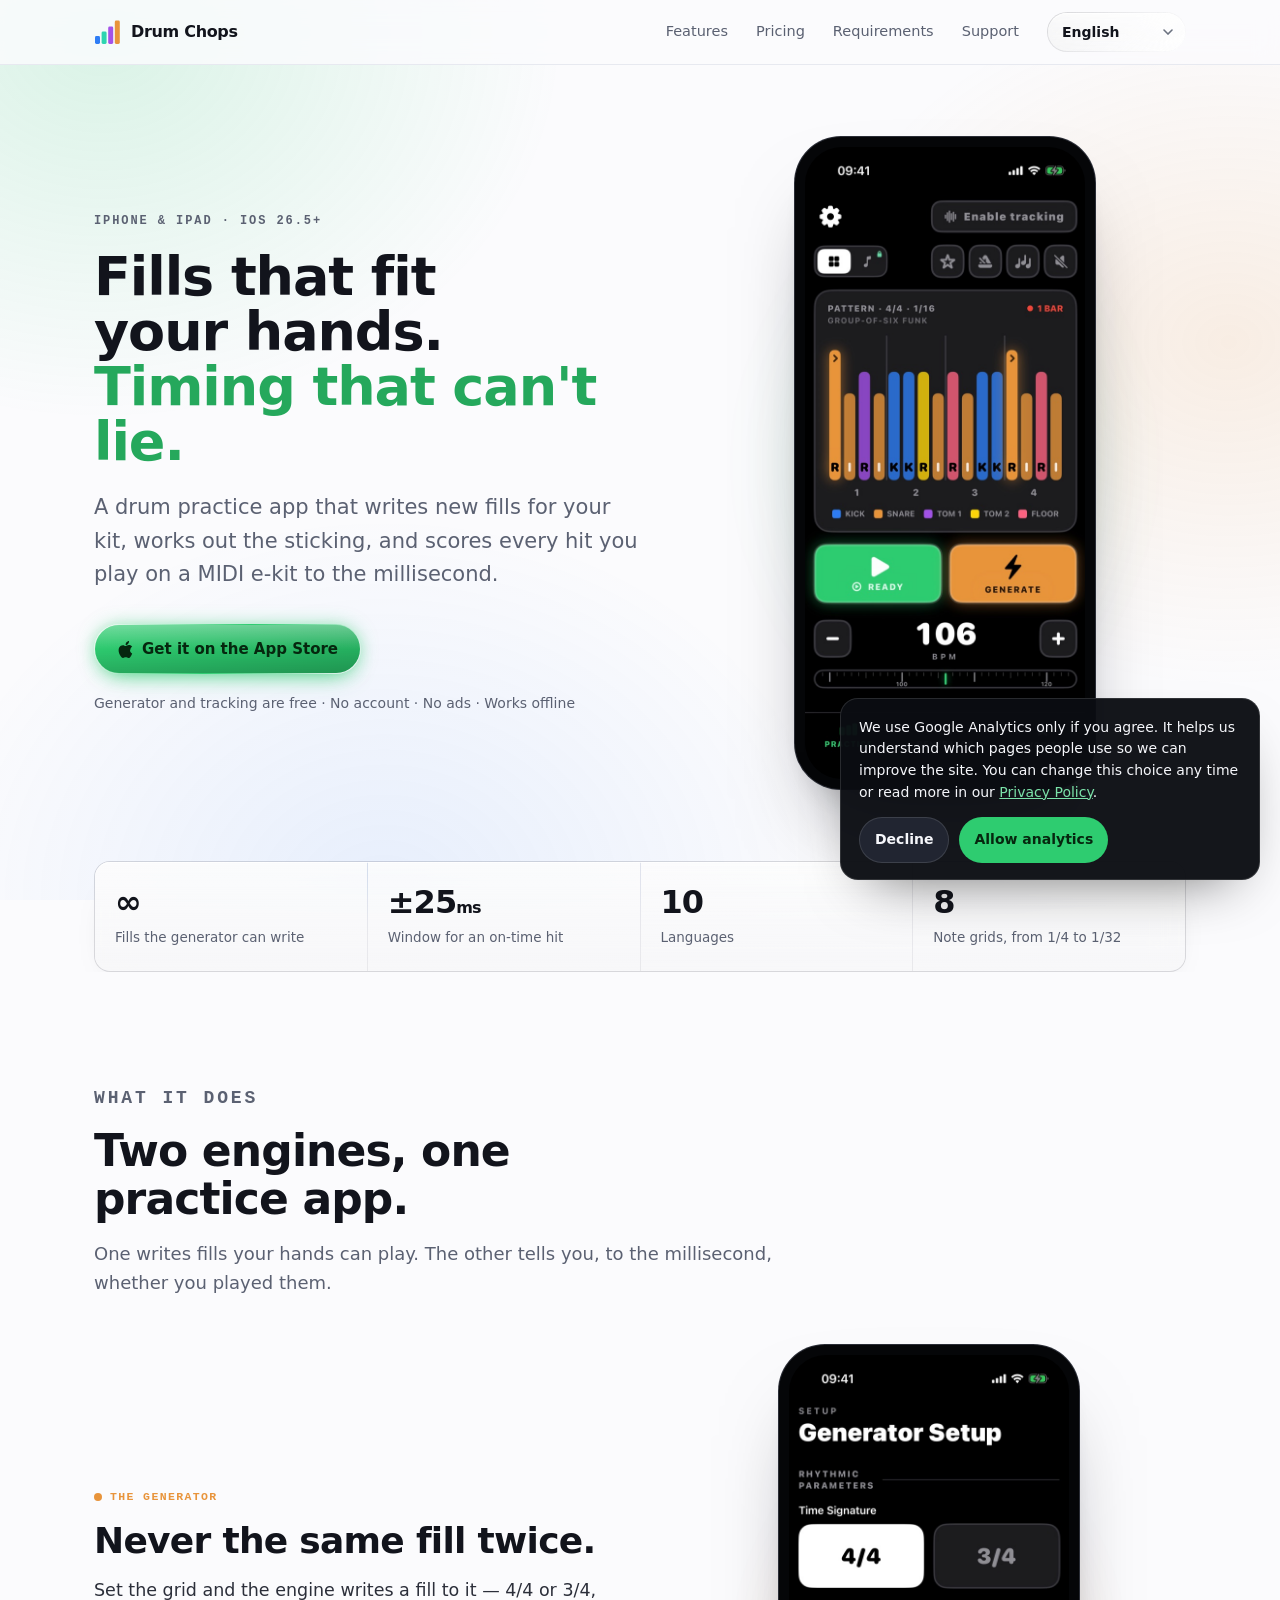
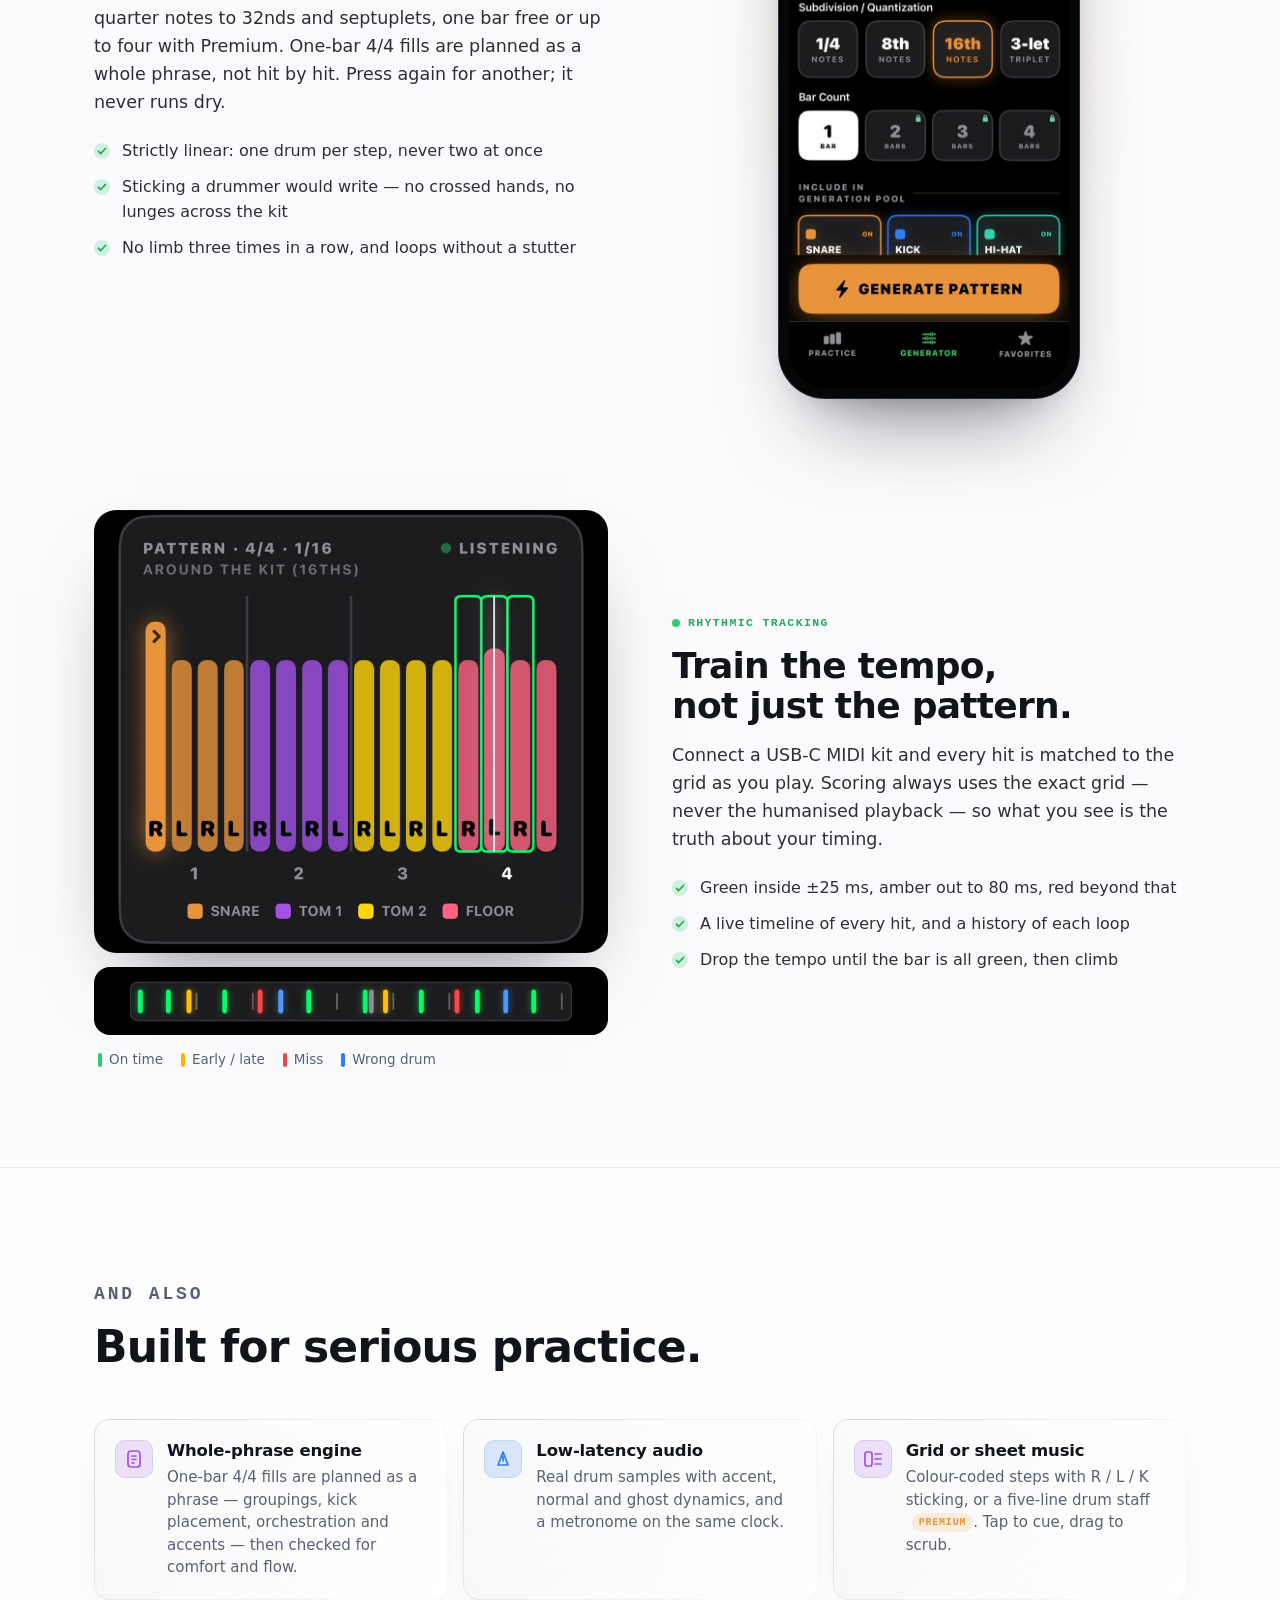
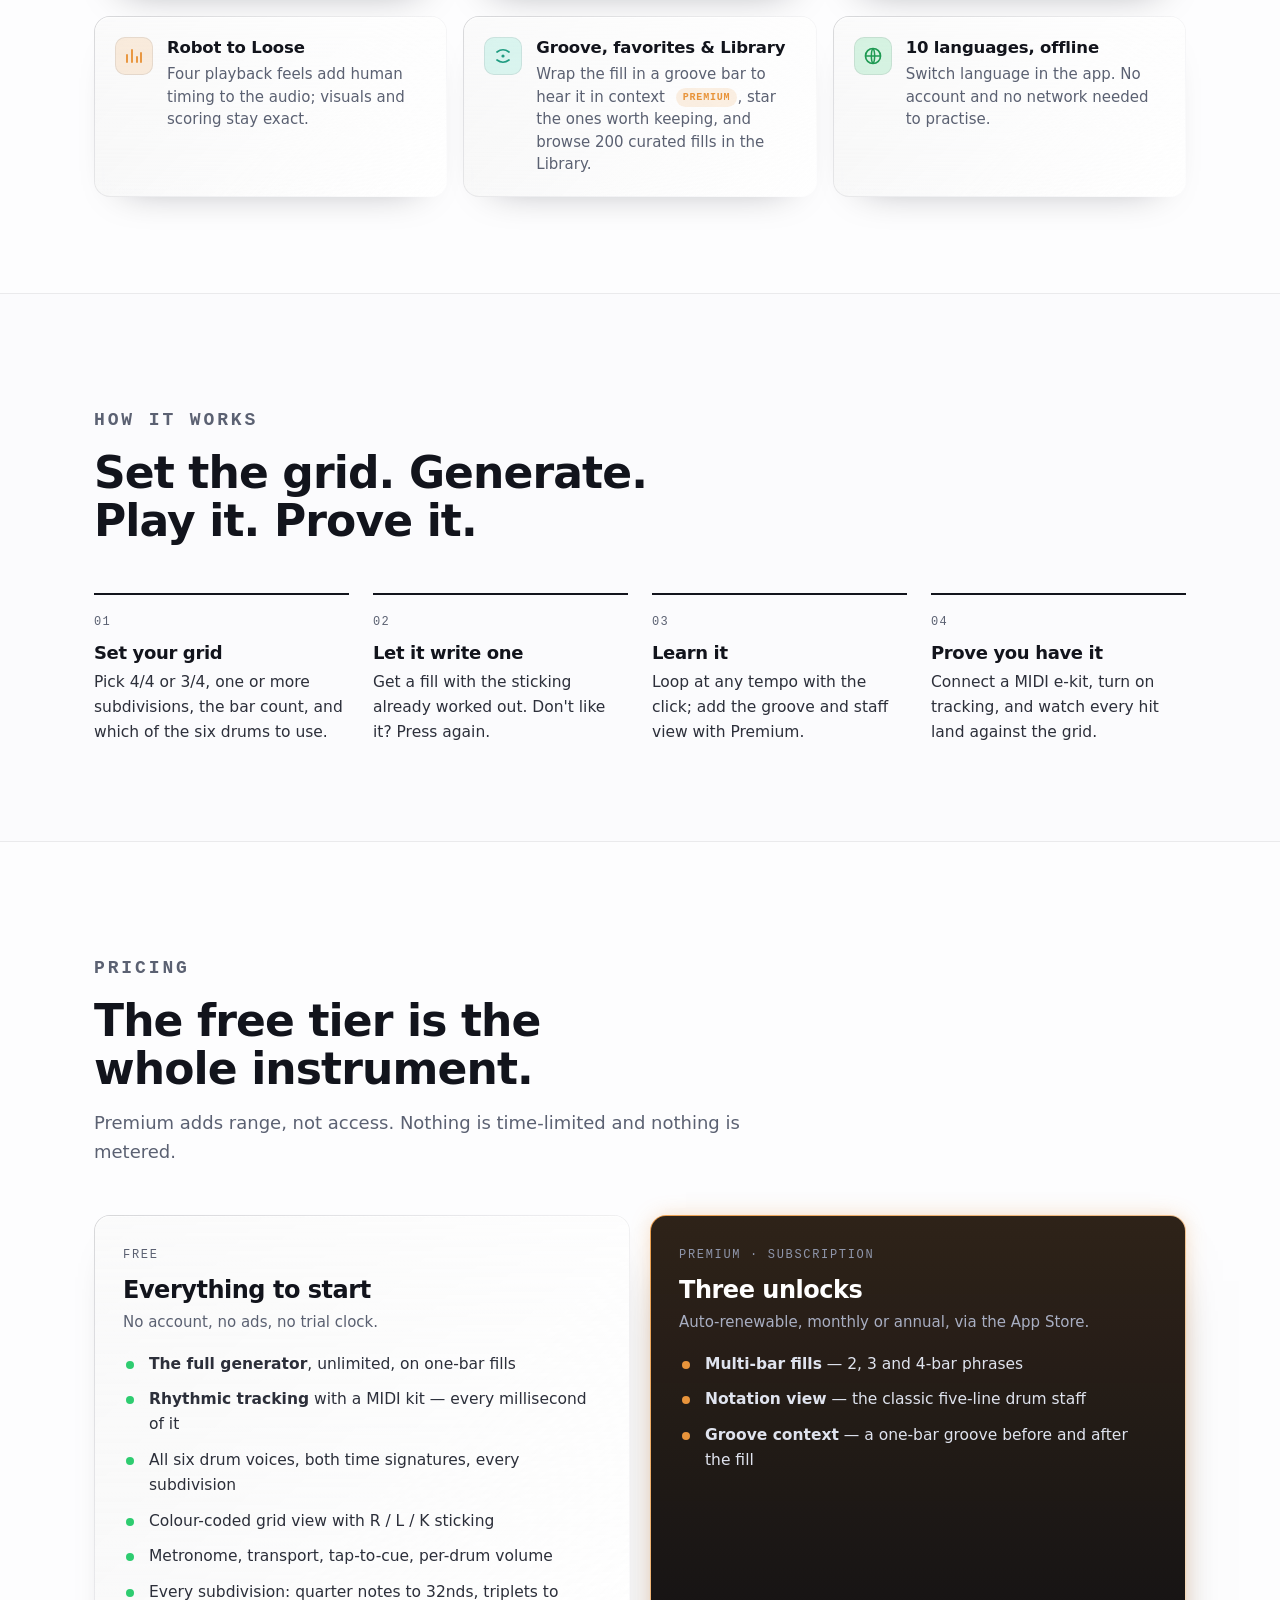
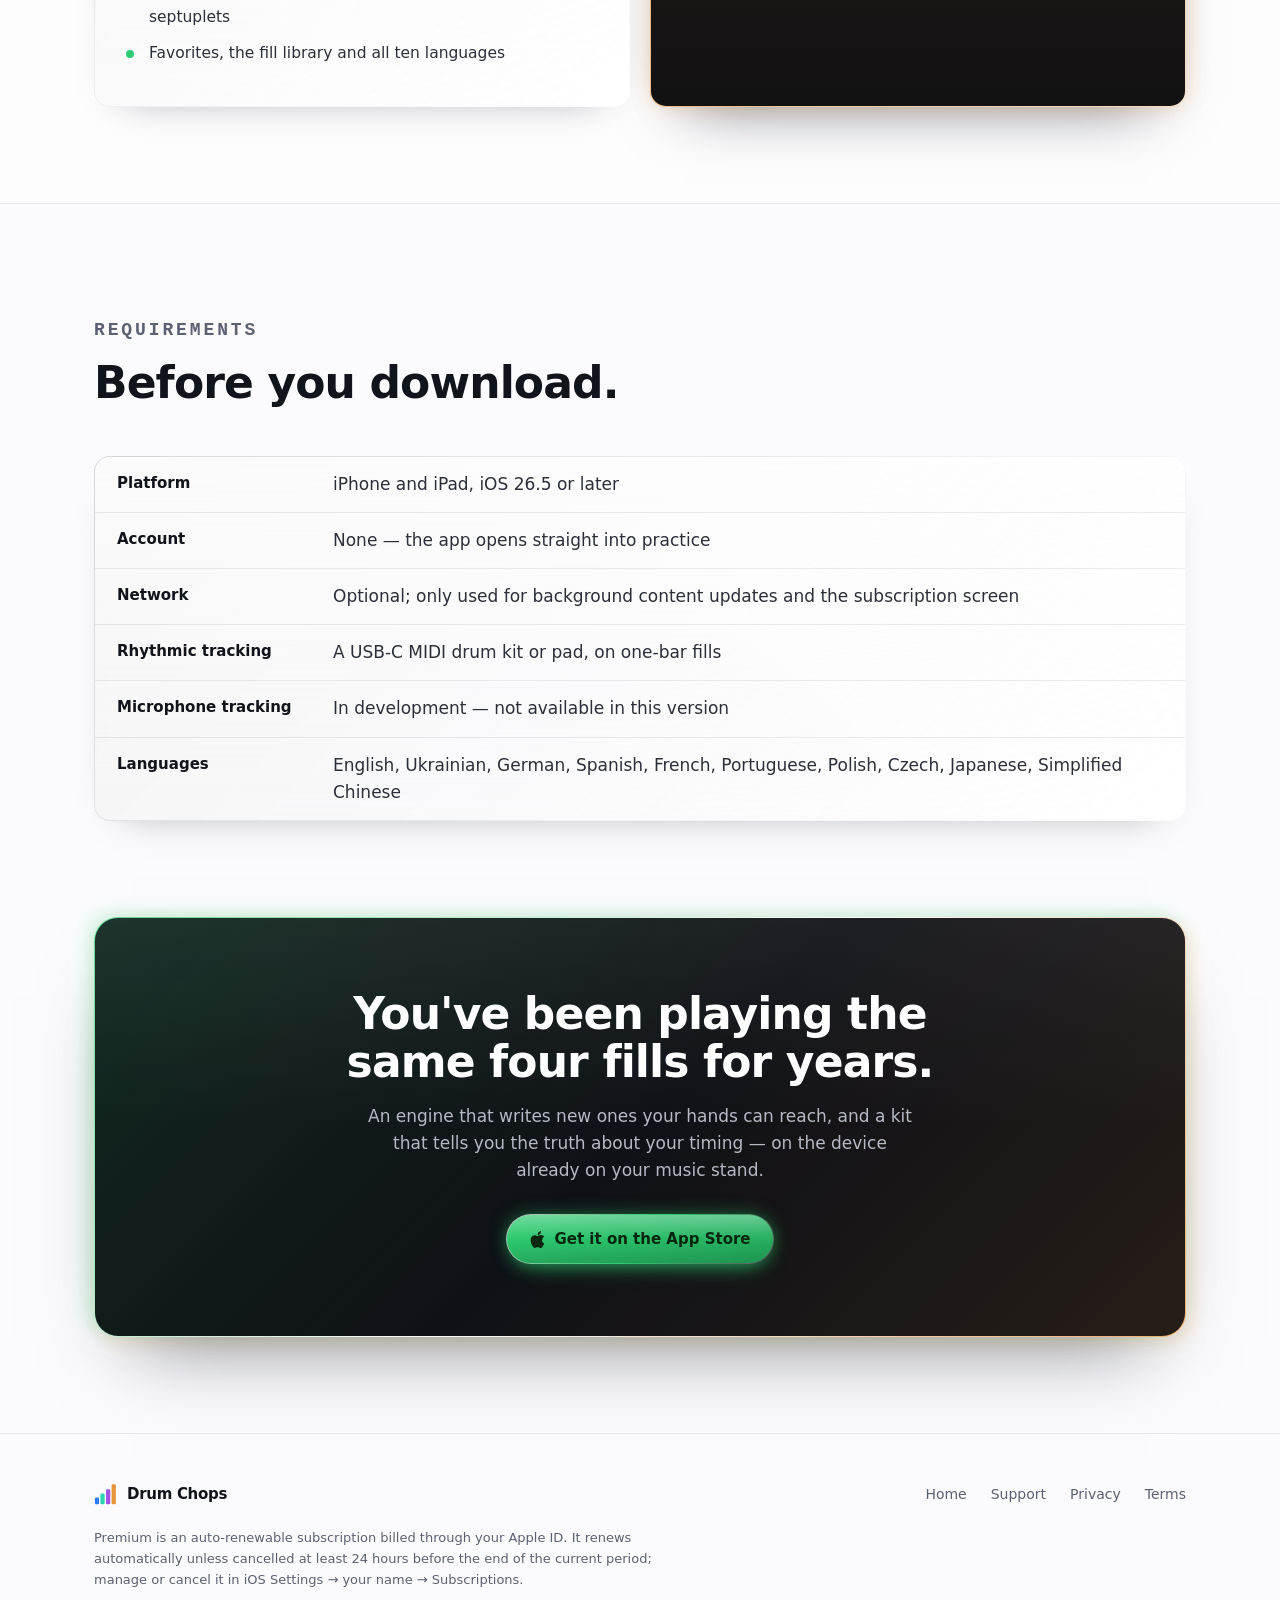
<file: app.html>
<!DOCTYPE html>
<html lang="en">
<head>
<!-- Google Tag Manager -->
<script>(function(w,d,s,l,i){w[l]=w[l]||[];w[l].push({'gtm.start':
new Date().getTime(),event:'gtm.js'});var f=d.getElementsByTagName(s)[0],
j=d.createElement(s),dl=l!='dataLayer'?'&l='+l:'';j.async=true;j.src=
'https://www.googletagmanager.com/gtm.js?id='+i+dl;f.parentNode.insertBefore(j,f);
})(window,document,'script','dataLayer','GTM-K79T2774');</script>
<!-- End Google Tag Manager -->
<script>
  window.DRUMFILL_GA_ID = 'G-D79FNVPJES';
  window['ga-disable-' + window.DRUMFILL_GA_ID] = true;
  window.dataLayer = window.dataLayer || [];
  function gtag(){dataLayer.push(arguments);}
  gtag('consent', 'default', {
    analytics_storage: 'denied',
    ad_storage: 'denied',
    ad_user_data: 'denied',
    ad_personalization: 'denied',
    wait_for_update: 500
  });
  gtag('set', 'ads_data_redaction', true);
</script>
<script async src="https://www.googletagmanager.com/gtag/js?id=G-D79FNVPJES"></script>
<script src="consent-manager.js"></script>
<script src="i18n.js" defer></script>
<meta charset="utf-8">
<meta name="viewport" content="width=device-width, initial-scale=1">
<title data-i18n="app.drumfillgenerator_for_iphone_ipad_fe">Drum Chops for iPhone &amp; iPad — features, pricing &amp; requirements</title>
<meta data-i18n-attr="content:app.everything_drumfillgenerator_does_on_v2" name="description" content="Everything Drum Chops does on iPhone and iPad: the linear fill generator, MIDI rhythmic tracking, what's free vs Premium, and what you need to run it.">
<meta name="apple-itunes-app" content="app-id=6785203081">
<link rel="canonical" href="https://drumfillgenerator.com/app.html">
<meta name="theme-color" content="#0B0D12">
<meta name="robots" content="index, follow">
<meta property="og:type" content="website">
<meta data-i18n-attr="content:app.drumfillgenerator_for_iphone_ipad_fe" property="og:title" content="Drum Chops for iPhone &amp; iPad — features, pricing &amp; requirements">
<meta data-i18n-attr="content:common.og_description_v2" property="og:description" content="An ergonomic linear fill generator that solves the sticking for your kit, and MIDI timing feedback scored to the millisecond. Free on iPhone and iPad.">
<meta property="og:url" content="https://drumfillgenerator.com/app.html">
<meta property="og:image" content="https://drumfillgenerator.com/og-image.png">
<meta property="og:image:type" content="image/png">
<meta property="og:image:width" content="1200">
<meta property="og:image:height" content="630">
<meta name="twitter:card" content="summary_large_image">
<meta data-i18n-attr="content:app.drumfillgenerator_for_iphone_ipad_fe" name="twitter:title" content="Drum Chops for iPhone &amp; iPad — features, pricing &amp; requirements">
<meta data-i18n-attr="content:app.an_ergonomic_linear_fill_generator_2" name="twitter:description" content="An ergonomic linear fill generator that solves the sticking for your kit, and MIDI timing feedback scored to the millisecond.">
<meta name="twitter:image" content="https://drumfillgenerator.com/og-image.png">
<link rel="icon" href='data:image/svg+xml,<svg xmlns="http://www.w3.org/2000/svg" viewBox="0 0 26 26"><rect x="1" y="17" width="5" height="8" rx="1.4" fill="%232E7DF5"/><rect x="7.6" y="12.5" width="5" height="12.5" rx="1.4" fill="%232ED4B0"/><rect x="14.2" y="7.5" width="5" height="17.5" rx="1.4" fill="%23A352E8"/><rect x="20.8" y="1.5" width="5" height="23.5" rx="1.4" fill="%23E8943B"/></svg>'>
<link rel="stylesheet" href="styles.css">
</head>
<body>
<!-- Google Tag Manager (noscript) -->
<noscript><iframe src="https://www.googletagmanager.com/ns.html?id=GTM-K79T2774"
height="0" width="0" style="display:none;visibility:hidden"></iframe></noscript>
<!-- End Google Tag Manager (noscript) -->

<style>
  /* ---------- HERO ---------- */
  .hero { padding: 72px 0 0; overflow: hidden; }
  .hero-grid { display: grid; grid-template-columns: 1.15fr 1fr; gap: 56px; align-items: center; }
  .hero h1 { font-size: clamp(40px, 4.6vw, 54px); font-weight: 850; margin: 18px 0 0; line-height: 1.02; }
  .hero h1 .accent { color: var(--green-deep); }
  .hero .lede { font-size: clamp(18px, 2.1vw, 21px); color: var(--muted); max-width: 30em; margin: 22px 0 0; }
  .hero .cta { display: flex; gap: 12px; flex-wrap: wrap; margin: 32px 0 0; }
  .hero .fine { font-size: 14px; color: var(--muted); margin: 18px 0 0; }
  .hero-media { display: flex; justify-content: center; --glow: color-mix(in srgb, var(--green) 26%, transparent); }
  .hero .stats { margin: 72px 0 0; grid-template-columns: repeat(4, 1fr); }
  @media (max-width: 860px) {
    .hero { padding: 48px 0 0; }
    .hero-grid { grid-template-columns: 1fr; gap: 56px; }
    .hero .stats { grid-template-columns: repeat(2, 1fr); }
  }


  /* ---------- REQUIREMENTS ---------- */
  .spec { border-radius: var(--r); overflow: hidden; }
  .spec .r { display: flex; gap: 16px; padding: 14px 22px; border-top: 1px solid var(--glass-hairline); flex-wrap: wrap; }
  .spec .r:first-child { border-top: 0; }
  .spec .k { font-weight: 650; font-size: 15px; min-width: 200px; }
  .spec .v { color: var(--body); flex: 1; min-width: 220px; }

  .closer-wrap { padding-top: 0; }
  .cta-band .actions { display: flex; gap: 12px; justify-content: center; flex-wrap: wrap; margin-top: 30px; }
  .cta-band .btn-ghost {
    color: #fff; box-shadow: inset 0 1px 0 rgba(255,255,255,.08);
    background: linear-gradient(180deg, rgba(255,255,255,.12), rgba(255,255,255,.03)) padding-box, linear-gradient(135deg, rgba(255,255,255,.4), rgba(255,255,255,.08)) border-box;
  }
</style>

<!-- NAV -->
<nav class="nav">
  <div class="wrap nav-inner">
    <a data-i18n-attr="aria-label:common.drumfillgenerator_home" class="brand" href="index.html" aria-label="Drum Chops home">
      <svg width="26" height="26" viewBox="0 0 26 26" fill="none" aria-hidden="true">
        <rect x="1" y="17" width="5" height="8" rx="1.4" fill="#2E7DF5"/>
        <rect x="7.6" y="12.5" width="5" height="12.5" rx="1.4" fill="#2ED4B0"/>
        <rect x="14.2" y="7.5" width="5" height="17.5" rx="1.4" fill="#A352E8"/>
        <rect x="20.8" y="1.5" width="5" height="23.5" rx="1.4" fill="#E8943B"/>
      </svg>
      <span>Drum Chops</span>
    </a>
    <div class="nav-links">
      <a data-i18n="common.features" href="#features">Features</a>
      <a data-i18n="common.pricing" href="#pricing">Pricing</a>
      <a data-i18n="app.requirements" href="#requirements">Requirements</a>
      <a data-i18n="common.support" href="support.html">Support</a>
    </div>
  </div>
</nav>

<!-- HERO -->
<header class="hero">
  <div class="wrap">
    <div class="hero-grid">
      <div>
        <p data-i18n="app.iphone_ipad_ios_26_5" class="eyebrow">iPhone &amp; iPad · iOS 26.5+</p>
        <h1 data-i18n="app.fills_that_fit_your_hands">Fills that fit your hands.<br><span class="accent">Timing that can't lie.</span></h1>
        <p data-i18n="app.a_drum_practice_app_that" class="lede">A drum practice app that writes new fills for your kit, works out the sticking, and scores every hit you play on a MIDI e-kit to the millisecond.</p>
        <div class="cta">
          <a data-i18n="app.get_it_on_the_app" class="btn btn-primary js-store-cta" href="https://apps.apple.com/app/drum-chops/id6785203081">
            <svg width="16" height="19" viewBox="0 0 17 20" fill="currentColor" aria-hidden="true"><path d="M14.1 10.6c0-2.3 1.9-3.4 2-3.5-1.1-1.6-2.8-1.8-3.4-1.8-1.4-.1-2.8.9-3.5.9-.7 0-1.8-.9-3-.8-1.5 0-2.9.9-3.7 2.3-1.6 2.7-.4 6.8 1.1 9 .7 1.1 1.6 2.3 2.8 2.3 1.1 0 1.5-.7 2.9-.7 1.3 0 1.7.7 2.9.7 1.2 0 2-1.1 2.7-2.2.9-1.2 1.2-2.5 1.2-2.5 0-.1-2.3-.9-2.3-3.5zM11.9 3.8c.6-.8 1-1.8.9-2.9-.9 0-2 .6-2.7 1.4-.6.7-1.1 1.8-.9 2.8 1 .1 2-.5 2.7-1.3z"/></svg>
            Get it on the App Store
          </a>
        </div>
        <p data-i18n="app.generator_and_tracking_are_free" class="fine">Generator and tracking are free · No account · No ads · Works offline</p>
      </div>
      <div class="hero-media">
        <div class="phone-glow">
          <div class="phone">
            <img data-i18n-attr="alt:common.drumfillgenerator_practice_screen_a_" src="assets/screens/practice.jpg" width="600" height="1304" alt="Drum Chops practice screen: a one-bar 16th-note fill shown as colour-coded bars with R, L and K sticking under each step, plus Play, Generate and a 106 BPM tempo control." fetchpriority="high">
          </div>
        </div>
      </div>
    </div>

    <div class="stats">
      <div class="cell"><div class="n">∞</div><div data-i18n="common.fills_the_generator_can_write" class="l">Fills the generator can write</div></div>
      <div class="cell"><div class="n">±25<small>ms</small></div><div data-i18n="common.window_for_an_on_time" class="l">Window for an on-time hit</div></div>
      <div class="cell"><div class="n">10</div><div data-i18n="common.languages" class="l">Languages</div></div>
      <div class="cell"><div class="n">8</div><div data-i18n="common.note_grids_from_1_4_to_1_32" class="l">Note grids, from 1/4 to 1/32</div></div>
    </div>
  </div>
</header>

<!-- FEATURES -->
<section class="section" id="features">
  <div class="wrap">
    <div class="section-head">
      <p data-i18n="common.what_it_does" class="eyebrow">What it does</p>
      <h2 data-i18n="common.two_engines_one_practice_app">Two engines, one practice app.</h2>
      <p data-i18n="app.one_writes_fills_your_hands">One writes fills your hands can play. The other tells you, to the millisecond, whether you played them.</p>
    </div>

    <div class="feature-rows">
      <div class="feature-row">
        <div class="feature-copy">
          <span data-i18n="common.the_generator" class="tag" style="color:var(--snare)"><i class="dot" style="background:var(--snare)"></i>The generator</span>
          <h3 data-i18n="app.never_the_same_fill_twice">Never the same fill twice.</h3>
          <p data-i18n="app.set_the_grid_and_the_v2">Set the grid and the engine writes a fill to it — 4/4 or 3/4, quarter notes to 32nds and septuplets, one bar free or up to four with Premium. One-bar 4/4 fills are planned as a whole phrase, not hit by hit. Press again for another; it never runs dry.</p>
          <ul class="checks">
            <li data-i18n="app.strictly_linear_one_drum_per">Strictly linear: one drum per step, never two at once</li>
            <li data-i18n="app.sticking_a_drummer_would_write">Sticking a drummer would write — no crossed hands, no lunges across the kit</li>
            <li data-i18n="app.no_limb_three_times_in">No limb three times in a row, and loops without a stutter</li>
          </ul>
        </div>
        <div class="feature-media">
          <div class="phone-glow" style="--glow: color-mix(in srgb, var(--snare) 30%, transparent)">
            <div class="phone">
              <img data-i18n-attr="alt:common.generator_setup_screen_time_signatur" src="assets/screens/generator.jpg" width="600" height="1304" loading="lazy" alt="Generator Setup screen: time signature 4/4 or 3/4, subdivision from quarter notes to triplets, bar count from 1 to 4, and which drums to include.">
            </div>
          </div>
        </div>
      </div>

      <div class="feature-row flip">
        <div class="feature-copy">
          <span data-i18n="common.rhythmic_tracking" class="tag" style="color:var(--green-deep)"><i class="dot" style="background:var(--green)"></i>Rhythmic tracking</span>
          <h3 data-i18n="app.train_the_tempo_not_just">Train the tempo, not just the pattern.</h3>
          <p data-i18n="app.connect_a_usb_c_midi">Connect a USB-C MIDI kit and every hit is matched to the grid as you play. Scoring always uses the exact grid — never the humanised playback — so what you see is the truth about your timing.</p>
          <ul class="checks">
            <li data-i18n="app.green_inside_25_ms_amber">Green inside ±25 ms, amber out to 80 ms, red beyond that</li>
            <li data-i18n="app.a_live_timeline_of_every">A live timeline of every hit, and a history of each loop</li>
            <li data-i18n="app.drop_the_tempo_until_the">Drop the tempo until the bar is all green, then climb</li>
          </ul>
        </div>
        <div class="feature-media">
          <figure class="track-shot" style="margin:0">
            <img data-i18n-attr="alt:common.pattern_card_while_tracking_the" src="assets/screens/tracking.jpg" width="720" height="621" loading="lazy" alt="Pattern card while tracking: the steps just played are outlined in green as on-time hits, with a LISTENING indicator.">
            <div class="timeline">
              <img data-i18n-attr="alt:common.hit_timeline_a_row_of" src="assets/screens/timeline.jpg" width="720" height="71" loading="lazy" alt="Hit timeline: a row of coloured ticks, mostly green with a few amber, red and blue.">
            </div>
            <figcaption class="hit-legend">
              <span data-i18n="common.on_time"><i style="background:var(--green)"></i>On time</span>
              <span data-i18n="common.early_late"><i style="background:#F5B800"></i>Early / late</span>
              <span data-i18n="common.miss"><i style="background:var(--red)"></i>Miss</span>
              <span data-i18n="common.wrong_drum"><i style="background:var(--kick)"></i>Wrong drum</span>
            </figcaption>
          </figure>
        </div>
      </div>
    </div>
  </div>
</section>

<!-- AND ALSO -->
<section class="section alt">
  <div class="wrap">
    <div class="section-head">
      <p data-i18n="common.and_also" class="eyebrow">And also</p>
      <h2 data-i18n="app.built_for_serious_practice">Built for serious practice.</h2>
    </div>
    <div class="minis">
      <div class="mini">
        <div class="ico" style="background:color-mix(in srgb,var(--tom) 16%,transparent)"><svg width="20" height="20" viewBox="0 0 20 20" fill="none" aria-hidden="true"><rect x="4" y="2" width="12" height="16" rx="3" stroke="#A352E8" stroke-width="1.7"/><path d="M8 7h4M8 10.5h4M8 14h2" stroke="#A352E8" stroke-width="1.7" stroke-linecap="round"/></svg></div>
        <div><h3 data-i18n="app.whole_phrase_engine">Whole-phrase engine</h3><p data-i18n="app.every_fill_is_planned_as">One-bar 4/4 fills are planned as a phrase — groupings, kick placement, orchestration and accents — then checked for comfort and flow.</p></div>
      </div>
      <div class="mini">
        <div class="ico" style="background:color-mix(in srgb,var(--kick) 16%,transparent)"><svg width="20" height="20" viewBox="0 0 20 20" fill="none" aria-hidden="true"><path d="M10 3l5 13H5z" stroke="#2E7DF5" stroke-width="1.7" stroke-linejoin="round"/><path d="M10 7v5" stroke="#2E7DF5" stroke-width="1.7" stroke-linecap="round"/></svg></div>
        <div><h3 data-i18n="app.low_latency_audio">Low-latency audio</h3><p data-i18n="app.real_drum_samples_with_accent">Real drum samples with accent, normal and ghost dynamics, and a metronome on the same clock.</p></div>
      </div>
      <div class="mini">
        <div class="ico" style="background:color-mix(in srgb,var(--tom) 16%,transparent)"><svg width="20" height="20" viewBox="0 0 20 20" fill="none" aria-hidden="true"><rect x="2" y="3" width="7" height="14" rx="2" stroke="#A352E8" stroke-width="1.7"/><path d="M12 5h6M12 10h6M12 15h6" stroke="#A352E8" stroke-width="1.7" stroke-linecap="round"/></svg></div>
        <div><h3 data-i18n="common.grid_or_sheet_music">Grid or sheet music</h3><p data-i18n="app.colour_coded_steps_with_r">Colour-coded steps with R / L / K sticking, or a five-line drum staff <span class="pro-chip">Premium</span>. Tap to cue, drag to scrub.</p></div>
      </div>
      <div class="mini">
        <div class="ico" style="background:color-mix(in srgb,var(--snare) 16%,transparent)"><svg width="20" height="20" viewBox="0 0 20 20" fill="none" aria-hidden="true"><path d="M3 16V9M8 16V4M13 16v-5M17 16V7" stroke="#E8943B" stroke-width="1.9" stroke-linecap="round"/></svg></div>
        <div><h3 data-i18n="app.robot_to_loose">Robot to Loose</h3><p data-i18n="app.four_playback_feels_add_human">Four playback feels add human timing to the audio; visuals and scoring stay exact.</p></div>
      </div>
      <div class="mini">
        <div class="ico" style="background:color-mix(in srgb,var(--hihat) 16%,transparent)"><svg width="20" height="20" viewBox="0 0 20 20" fill="none" aria-hidden="true"><path d="M4 6c4-3 8-3 12 0M4 14c4 3 8 3 12 0" stroke="#1F9C81" stroke-width="1.7" stroke-linecap="round"/><circle cx="10" cy="10" r="1.6" fill="#1F9C81"/></svg></div>
        <div><h3 data-i18n="app.groove_favorites_library">Groove, favorites &amp; Library</h3><p data-i18n="app.wrap_the_fill_star_browse_library">Wrap the fill in a groove bar to hear it in context <span class="pro-chip">Premium</span>, star the ones worth keeping, and browse 200 curated fills in the Library.</p></div>
      </div>
      <div class="mini">
        <div class="ico" style="background:color-mix(in srgb,var(--green) 18%,transparent)"><svg width="20" height="20" viewBox="0 0 20 20" fill="none" aria-hidden="true"><circle cx="10" cy="10" r="7.5" stroke="#1F9A53" stroke-width="1.7"/><path d="M2.5 10h15M10 2.5c2.2 2.3 2.2 12.7 0 15M10 2.5c-2.2 2.3-2.2 12.7 0 15" stroke="#1F9A53" stroke-width="1.5"/></svg></div>
        <div><h3 data-i18n="app.10_languages_offline">10 languages, offline</h3><p data-i18n="app.switch_language_in_the_app">Switch language in the app. No account and no network needed to practise.</p></div>
      </div>
    </div>
  </div>
</section>

<!-- HOW -->
<section class="section" id="how">
  <div class="wrap">
    <div class="section-head">
      <p data-i18n="common.how_it_works" class="eyebrow">How it works</p>
      <h2 data-i18n="app.set_the_grid_generate_play">Set the grid. Generate. Play it. Prove it.</h2>
    </div>
    <div class="steps">
      <div class="step">
        <div class="n">01</div>
        <h3 data-i18n="common.set_your_grid">Set your grid</h3>
        <p data-i18n="app.pick_4_4_or_3">Pick 4/4 or 3/4, one or more subdivisions, the bar count, and which of the six drums to use.</p>
      </div>
      <div class="step">
        <div class="n">02</div>
        <h3 data-i18n="app.let_it_write_one">Let it write one</h3>
        <p data-i18n="index.get_a_fill_with_the">Get a fill with the sticking already worked out. Don't like it? Press again.</p>
      </div>
      <div class="step">
        <div class="n">03</div>
        <h3 data-i18n="app.learn_it">Learn it</h3>
        <p data-i18n="app.loop_at_any_tempo_with">Loop at any tempo with the click; add the groove and staff view with Premium.</p>
      </div>
      <div class="step">
        <div class="n">04</div>
        <h3 data-i18n="app.prove_you_have_it">Prove you have it</h3>
        <p data-i18n="app.connect_a_midi_e_kit">Connect a MIDI e-kit, turn on tracking, and watch every hit land against the grid.</p>
      </div>
    </div>
  </div>
</section>

<!-- PRICING -->
<section class="section alt" id="pricing">
  <div class="wrap">
    <div class="section-head">
      <p data-i18n="common.pricing" class="eyebrow">Pricing</p>
      <h2 data-i18n="app.the_free_tier_is_the">The free tier is the whole instrument.</h2>
      <p data-i18n="app.premium_adds_range_not_access">Premium adds range, not access. Nothing is time-limited and nothing is metered.</p>
    </div>
    <div class="tiers">
      <div class="tier">
        <div data-i18n="common.free" class="name">Free</div>
        <h3 data-i18n="common.everything_to_start">Everything to start</h3>
        <p data-i18n="common.no_account_no_ads_no" class="sub">No account, no ads, no trial clock.</p>
        <ul>
          <li data-i18n="app.the_full_generator_unlimited_on"><b>The full generator</b>, unlimited, on one-bar fills</li>
          <li data-i18n="app.rhythmic_tracking_with_a_midi"><b>Rhythmic tracking</b> with a MIDI kit — every millisecond of it</li>
          <li data-i18n="app.all_six_drum_voices_both">All six drum voices, both time signatures, every subdivision</li>
          <li data-i18n="app.colour_coded_grid_view_with">Colour-coded grid view with R / L / K sticking</li>
          <li data-i18n="app.metronome_transport_tap_to_cue">Metronome, transport, tap-to-cue, per-drum volume</li>
          <li data-i18n="common.every_subdivision_quarter_to_32nd">Every subdivision: quarter notes to 32nds, triplets to septuplets</li>
          <li data-i18n="app.favorites_library_and_all_ten_languages">Favorites, the fill library and all ten languages</li>
        </ul>
      </div>
      <div class="tier pro">
        <div data-i18n="common.premium_subscription" class="name">Premium · subscription</div>
        <h3 data-i18n="common.three_unlocks">Three unlocks</h3>
        <p data-i18n="app.auto_renewable_monthly_or_annual" class="sub">Auto-renewable, monthly or annual, via the App Store.</p>
        <ul>
          <li data-i18n="common.multi_bar_fills_2_3"><b>Multi-bar fills</b> — 2, 3 and 4-bar phrases</li>
          <li data-i18n="app.notation_view_the_classic_five"><b>Notation view</b> — the classic five-line drum staff</li>
          <li data-i18n="app.groove_context_a_one_bar"><b>Groove context</b> — a one-bar groove before and after the fill</li>
        </ul>
      </div>
    </div>
  </div>
</section>

<!-- REQUIREMENTS -->
<section class="section" id="requirements">
  <div class="wrap">
    <div class="section-head">
      <p data-i18n="app.requirements" class="eyebrow">Requirements</p>
      <h2 data-i18n="app.before_you_download">Before you download.</h2>
    </div>
    <div class="spec">
      <div class="r"><div data-i18n="common.platform" class="k">Platform</div><div data-i18n="app.iphone_and_ipad_ios_26" class="v">iPhone and iPad, iOS 26.5 or later</div></div>
      <div class="r"><div data-i18n="common.account" class="k">Account</div><div data-i18n="app.none_the_app_opens_straight" class="v">None — the app opens straight into practice</div></div>
      <div class="r"><div data-i18n="common.network" class="k">Network</div><div data-i18n="common.network_background_updates_only" class="v">Optional; only used for background content updates and the subscription screen</div></div>
      <div class="r"><div data-i18n="common.rhythmic_tracking_2" class="k">Rhythmic tracking</div><div data-i18n="app.a_usb_c_midi_drum" class="v">A USB-C MIDI drum kit or pad, on one-bar fills</div></div>
      <div class="r"><div data-i18n="app.microphone_tracking" class="k">Microphone tracking</div><div data-i18n="common.in_development_not_available" class="v">In development — not available in this version</div></div>
      <div class="r"><div data-i18n="common.languages" class="k">Languages</div><div data-i18n="app.english_ukrainian_german_spanish_fre" class="v">English, Ukrainian, German, Spanish, French, Portuguese, Polish, Czech, Japanese, Simplified Chinese</div></div>
    </div>
  </div>
</section>

<!-- CLOSER -->
<section class="section closer-wrap">
  <div class="wrap">
    <div class="cta-band">
      <h2 data-i18n="common.you_ve_been_playing_the">You've been playing the same four fills for years.</h2>
      <p data-i18n="app.an_engine_that_writes_new">An engine that writes new ones your hands can reach, and a kit that tells you the truth about your timing — on the device already on your music stand.</p>
      <div class="actions">
        <a data-i18n="app.get_it_on_the_app" class="btn btn-primary js-store-cta" href="https://apps.apple.com/app/drum-chops/id6785203081">
          <svg width="16" height="19" viewBox="0 0 17 20" fill="currentColor" aria-hidden="true"><path d="M14.1 10.6c0-2.3 1.9-3.4 2-3.5-1.1-1.6-2.8-1.8-3.4-1.8-1.4-.1-2.8.9-3.5.9-.7 0-1.8-.9-3-.8-1.5 0-2.9.9-3.7 2.3-1.6 2.7-.4 6.8 1.1 9 .7 1.1 1.6 2.3 2.8 2.3 1.1 0 1.5-.7 2.9-.7 1.3 0 1.7.7 2.9.7 1.2 0 2-1.1 2.7-2.2.9-1.2 1.2-2.5 1.2-2.5 0-.1-2.3-.9-2.3-3.5zM11.9 3.8c.6-.8 1-1.8.9-2.9-.9 0-2 .6-2.7 1.4-.6.7-1.1 1.8-.9 2.8 1 .1 2-.5 2.7-1.3z"/></svg>
          Get it on the App Store
        </a>
      </div>
    </div>
  </div>
</section>

<!-- FOOTER -->
<footer class="foot">
  <div class="wrap">
    <div class="foot-inner">
      <a class="brand" href="index.html">
        <svg width="22" height="22" viewBox="0 0 26 26" fill="none" aria-hidden="true">
          <rect x="1" y="17" width="5" height="8" rx="1.4" fill="#2E7DF5"/>
          <rect x="7.6" y="12.5" width="5" height="12.5" rx="1.4" fill="#2ED4B0"/>
          <rect x="14.2" y="7.5" width="5" height="17.5" rx="1.4" fill="#A352E8"/>
          <rect x="20.8" y="1.5" width="5" height="23.5" rx="1.4" fill="#E8943B"/>
        </svg>
        <span>Drum Chops</span>
      </a>
      <div class="foot-links">
        <a data-i18n="common.home" href="index.html">Home</a>
        <a data-i18n="common.support" href="support.html">Support</a>
        <a data-i18n="common.privacy" href="privacy.html">Privacy</a>
        <a data-i18n="common.terms" href="terms.html">Terms</a>
      </div>
    </div>
    <p data-i18n="app.premium_is_an_auto_renewable" class="foot-note">Premium is an auto-renewable subscription billed through your Apple ID. It renews automatically unless cancelled at least 24 hours before the end of the current period; manage or cancel it in iOS Settings → your name → Subscriptions.</p>
  </div>
</footer>
</body>
</html>
</file>
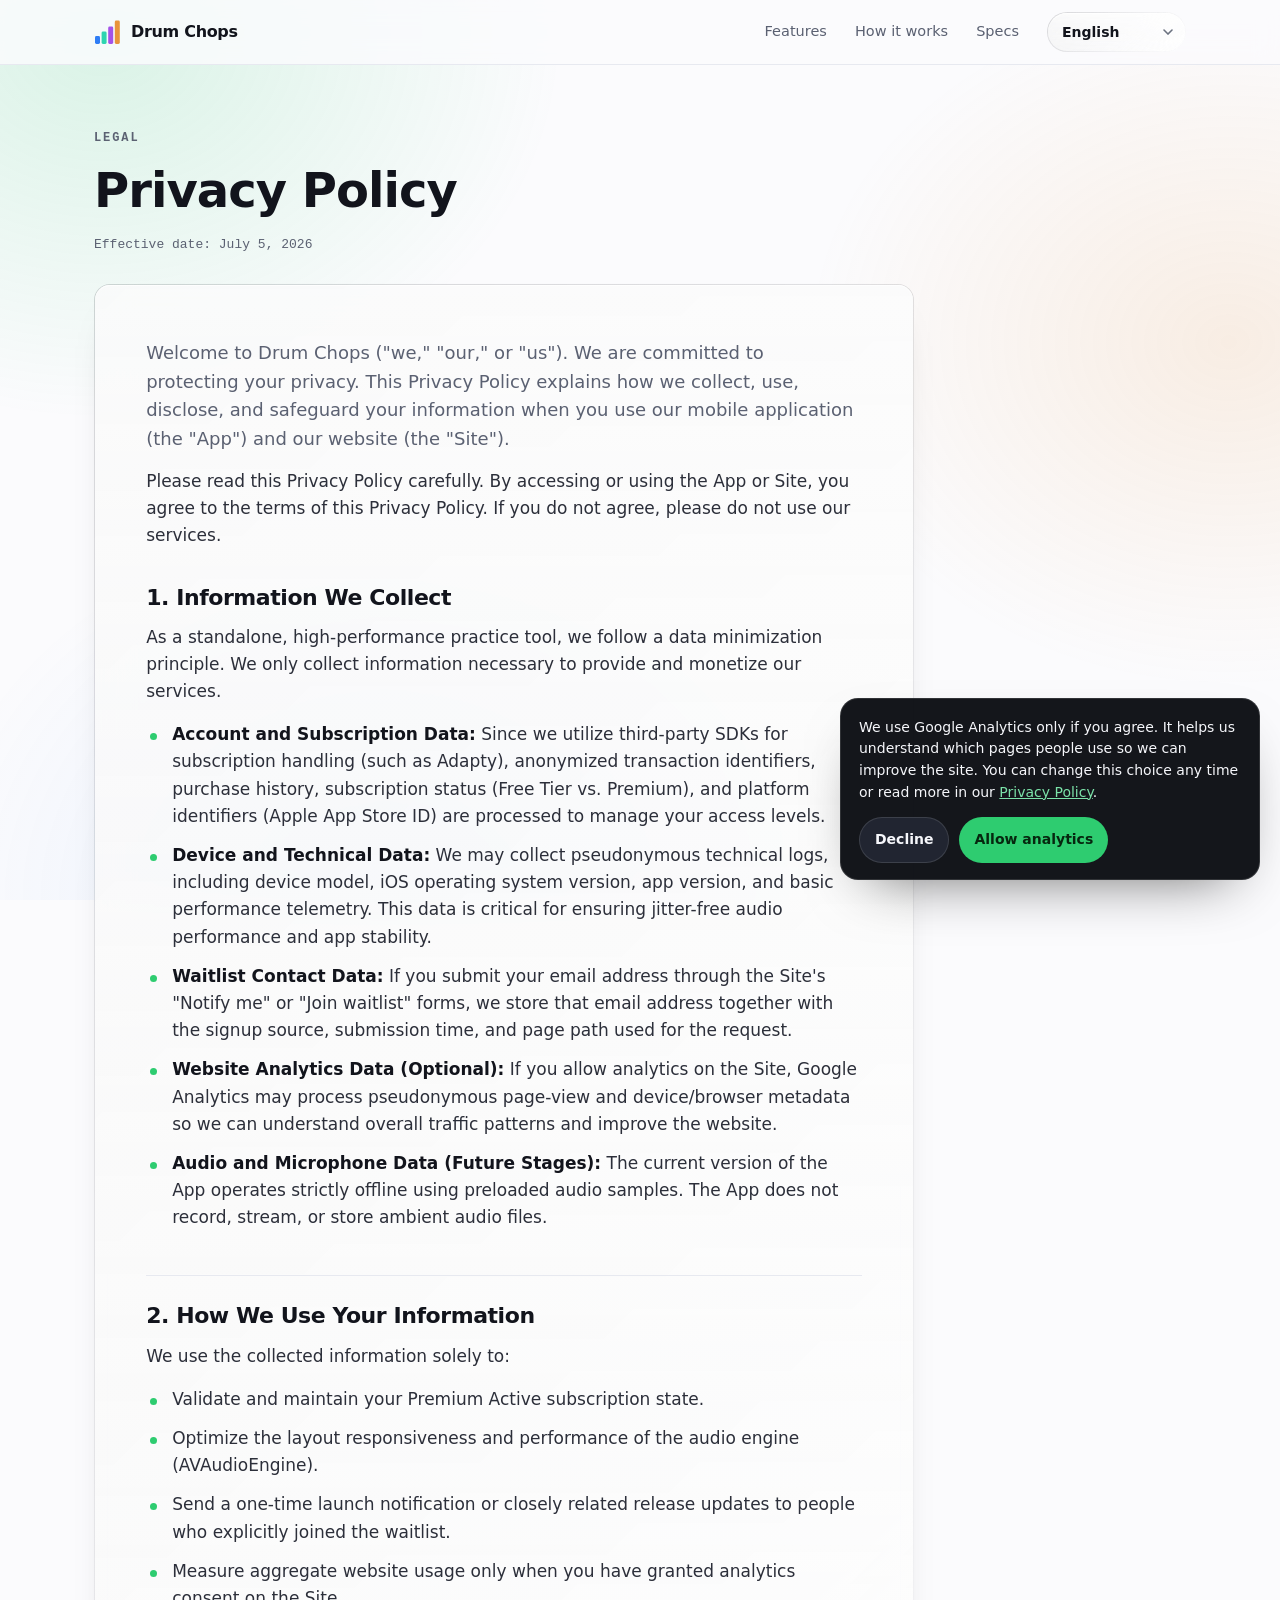
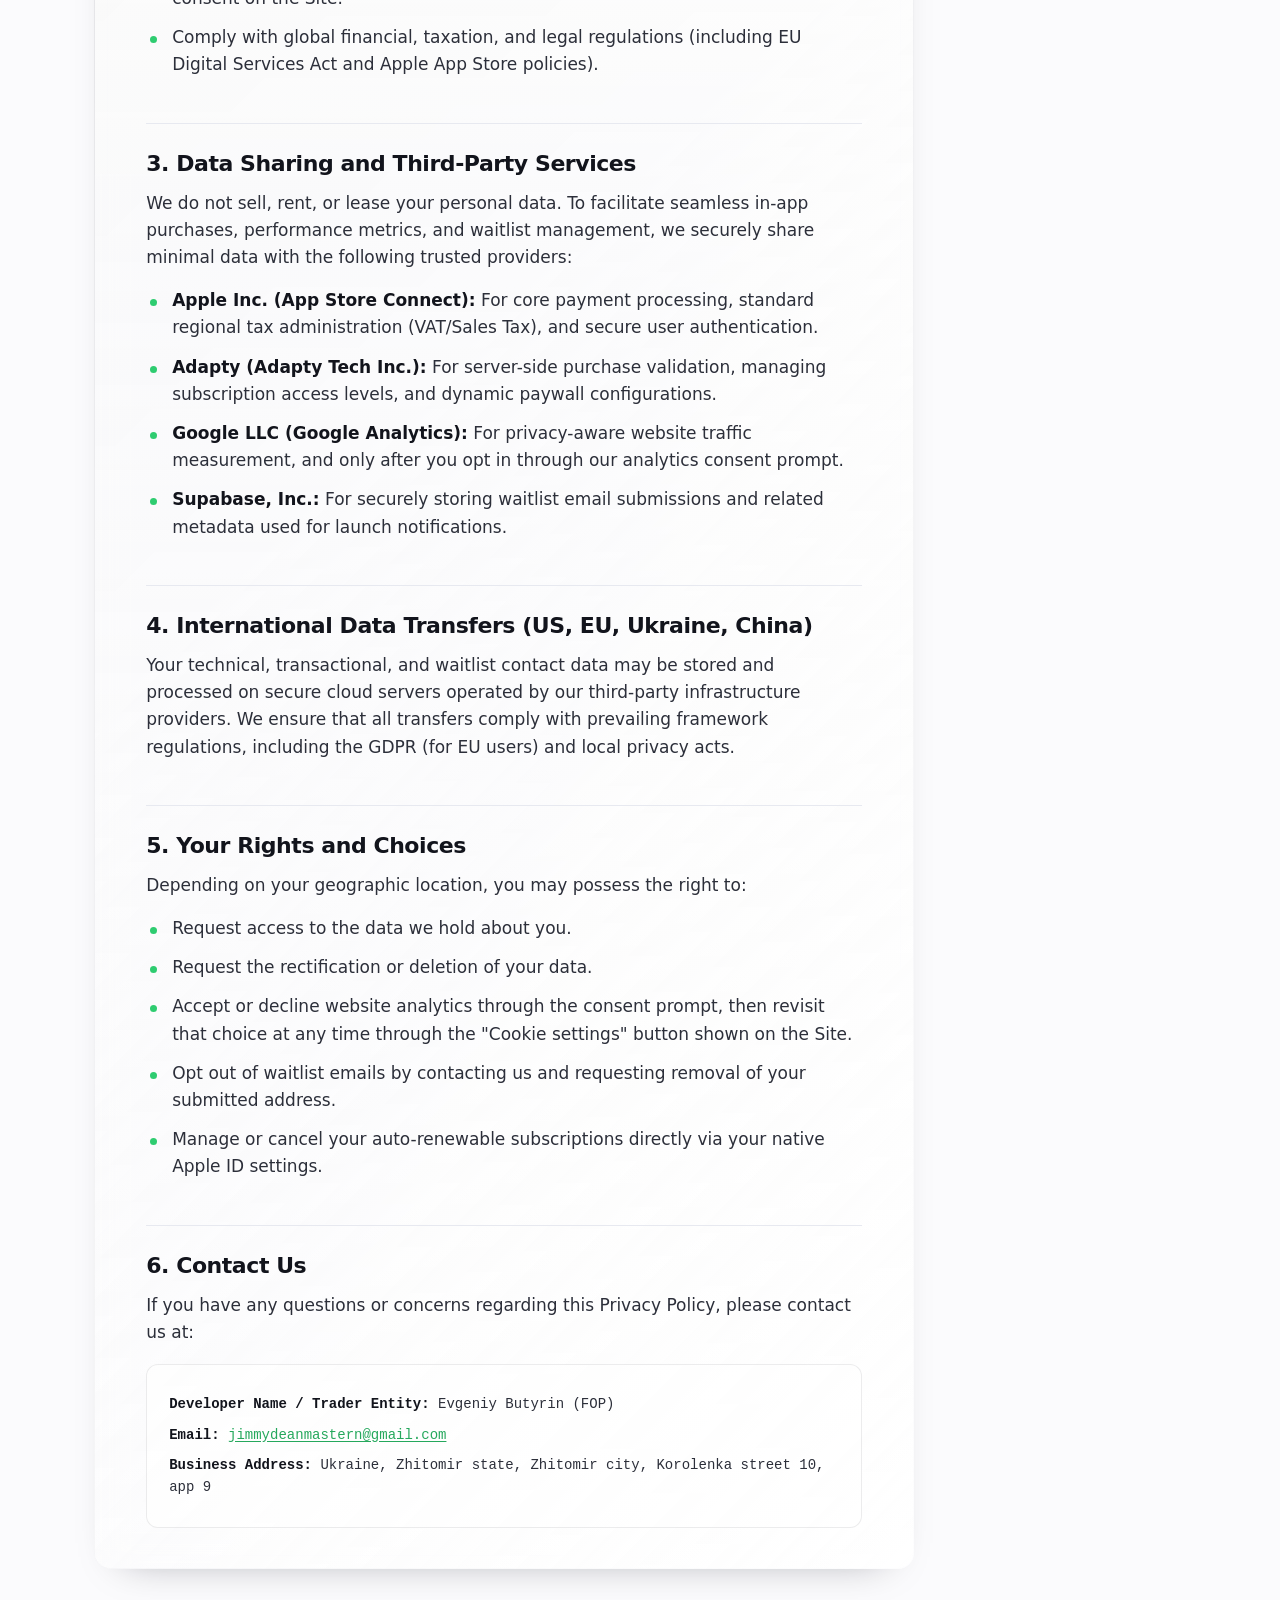
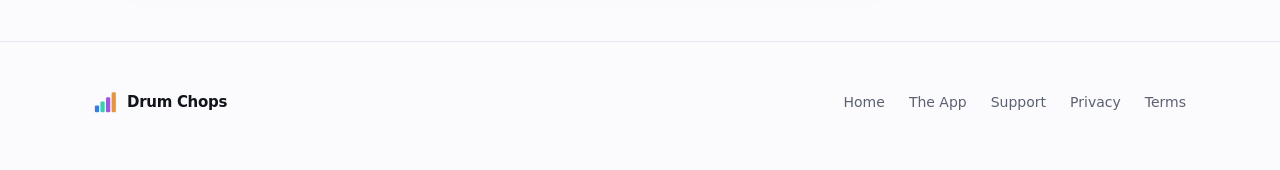
<file: privacy.html>
<!DOCTYPE html>
<html lang="en">
<head>
<!-- Google Tag Manager -->
<script>(function(w,d,s,l,i){w[l]=w[l]||[];w[l].push({'gtm.start':
new Date().getTime(),event:'gtm.js'});var f=d.getElementsByTagName(s)[0],
j=d.createElement(s),dl=l!='dataLayer'?'&l='+l:'';j.async=true;j.src=
'https://www.googletagmanager.com/gtm.js?id='+i+dl;f.parentNode.insertBefore(j,f);
})(window,document,'script','dataLayer','GTM-K79T2774');</script>
<!-- End Google Tag Manager -->
<script>
  window.DRUMFILL_GA_ID = 'G-D79FNVPJES';
  window['ga-disable-' + window.DRUMFILL_GA_ID] = true;
  window.dataLayer = window.dataLayer || [];
  function gtag(){dataLayer.push(arguments);}
  gtag('consent', 'default', {
    analytics_storage: 'denied',
    ad_storage: 'denied',
    ad_user_data: 'denied',
    ad_personalization: 'denied',
    wait_for_update: 500
  });
  gtag('set', 'ads_data_redaction', true);
</script>
<script async src="https://www.googletagmanager.com/gtag/js?id=G-D79FNVPJES"></script>
<script src="consent-manager.js"></script>
<script src="i18n.js" defer></script>
<meta charset="utf-8">
<meta name="viewport" content="width=device-width, initial-scale=1">
<title data-i18n="privacy.privacy_policy_drumfillgenerator">Privacy Policy — Drum Chops</title>
<meta data-i18n-attr="content:privacy.privacy_policy_for_drumfillgenerator" name="description" content="Privacy Policy for Drum Chops — how we collect, use, and safeguard your information across our iOS app and website.">
<meta name="apple-itunes-app" content="app-id=6785203081">
<link rel="canonical" href="https://drumfillgenerator.com/privacy.html">
<meta name="theme-color" content="#0B0D12">
<meta name="robots" content="index, follow">
<link rel="icon" href='data:image/svg+xml,<svg xmlns="http://www.w3.org/2000/svg" viewBox="0 0 26 26"><rect x="1" y="17" width="5" height="8" rx="1.4" fill="%232E7DF5"/><rect x="7.6" y="12.5" width="5" height="12.5" rx="1.4" fill="%232ED4B0"/><rect x="14.2" y="7.5" width="5" height="17.5" rx="1.4" fill="%23A352E8"/><rect x="20.8" y="1.5" width="5" height="23.5" rx="1.4" fill="%23E8943B"/></svg>'>
<link rel="stylesheet" href="styles.css">
</head>
<body>
<!-- Google Tag Manager (noscript) -->
<noscript><iframe src="https://www.googletagmanager.com/ns.html?id=GTM-K79T2774"
height="0" width="0" style="display:none;visibility:hidden"></iframe></noscript>
<!-- End Google Tag Manager (noscript) -->
<style>
  /* ---------- DOC HEADER ---------- */
  .doc-head { padding: 64px 0 28px; }
  .doc-head h1 { font-size: clamp(32px, 4.6vw, 48px); font-weight: 800; }
  .doc-head .eyebrow { margin-bottom: 16px; }
  .doc-head .updated { font-family: var(--mono); font-size: 13px; color: var(--muted); margin: 18px 0 0; }

  /* ---------- PROSE ---------- */
  .prose {
    border-radius: var(--r);
    padding: 40px clamp(24px, 4vw, 52px);
    margin: 0 0 72px;
    max-width: 820px;
  }
  .prose .intro { color: var(--muted); font-size: 18px; }
  .prose h2 {
    font-size: 22px; font-weight: 800; margin: 44px 0 14px;
    padding-top: 28px; border-top: 1px solid var(--hairline);
  }
  .prose h2:first-of-type { border-top: 0; padding-top: 0; margin-top: 36px; }
  .prose p { margin: 14px 0; color: var(--body); }
  .prose ul { margin: 16px 0; padding-left: 0; list-style: none; }
  .prose li {
    position: relative; padding: 0 0 0 26px; margin: 12px 0; color: var(--body);
  }
  .prose li::before {
    content: ""; position: absolute; left: 4px; top: 12px;
    width: 7px; height: 7px; border-radius: 50%; background: var(--green);
  }
  .prose li b, .prose p b { color: var(--ink); font-weight: 700; }
  .prose a { color: var(--green-deep); text-decoration: underline; text-underline-offset: 2px; }
  .contact-card {
    margin-top: 18px; padding: 20px 22px;
    background: color-mix(in srgb, var(--surface) 50%, transparent); border: 1px solid var(--glass-hairline); border-radius: 12px;
  }
  .contact-card .row { font-family: var(--mono); font-size: 14px; margin: 8px 0; color: var(--body); }
  .contact-card .row b { color: var(--ink); }


</style>

<!-- NAV -->
<nav class="nav">
  <div class="wrap nav-inner">
    <a data-i18n-attr="aria-label:common.drumfillgenerator_home" class="brand" href="index.html" aria-label="Drum Chops home">
      <svg width="26" height="26" viewBox="0 0 26 26" fill="none" aria-hidden="true">
        <rect x="1" y="17" width="5" height="8" rx="1.4" fill="#2E7DF5"/>
        <rect x="7.6" y="12.5" width="5" height="12.5" rx="1.4" fill="#2ED4B0"/>
        <rect x="14.2" y="7.5" width="5" height="17.5" rx="1.4" fill="#A352E8"/>
        <rect x="20.8" y="1.5" width="5" height="23.5" rx="1.4" fill="#E8943B"/>
      </svg>
      <span>Drum Chops</span>
    </a>
    <div class="nav-links">
      <a data-i18n="common.features" href="index.html#features">Features</a>
      <a data-i18n="common.how_it_works" href="index.html#how">How it works</a>
      <a data-i18n="common.specs" href="index.html#specs">Specs</a>
    </div>
  </div>
</nav>

<!-- DOC HEADER -->
<header class="doc-head">
  <div class="wrap">
    <p data-i18n="common.legal" class="eyebrow">Legal</p>
    <h1 data-i18n="privacy.privacy_policy">Privacy Policy</h1>
    <p data-i18n="privacy.effective_date_july_5_2026" class="updated">Effective date: July 5, 2026</p>
  </div>
</header>

<!-- POLICY -->
<main class="wrap">
  <article class="prose">
    <p data-i18n="privacy.welcome_to_drumfillgenerator_we_our" class="intro">Welcome to Drum Chops ("we," "our," or "us"). We are committed to protecting your privacy. This Privacy Policy explains how we collect, use, disclose, and safeguard your information when you use our mobile application (the "App") and our website (the "Site").</p>
    <p data-i18n="privacy.please_read_this_privacy_policy">Please read this Privacy Policy carefully. By accessing or using the App or Site, you agree to the terms of this Privacy Policy. If you do not agree, please do not use our services.</p>

    <h2 data-i18n="privacy.1_information_we_collect">1. Information We Collect</h2>
    <p data-i18n="privacy.as_a_standalone_high_performance">As a standalone, high-performance practice tool, we follow a data minimization principle. We only collect information necessary to provide and monetize our services.</p>
    <ul>
      <li data-i18n="privacy.account_and_subscription_data_since"><b>Account and Subscription Data:</b> Since we utilize third-party SDKs for subscription handling (such as Adapty), anonymized transaction identifiers, purchase history, subscription status (Free Tier vs. Premium), and platform identifiers (Apple App Store ID) are processed to manage your access levels.</li>
      <li data-i18n="privacy.device_and_technical_data_we"><b>Device and Technical Data:</b> We may collect pseudonymous technical logs, including device model, iOS operating system version, app version, and basic performance telemetry. This data is critical for ensuring jitter-free audio performance and app stability.</li>
      <li data-i18n="privacy.waitlist_contact_data_if_you"><b>Waitlist Contact Data:</b> If you submit your email address through the Site's "Notify me" or "Join waitlist" forms, we store that email address together with the signup source, submission time, and page path used for the request.</li>
      <li data-i18n="privacy.website_analytics_data_optional_if"><b>Website Analytics Data (Optional):</b> If you allow analytics on the Site, Google Analytics may process pseudonymous page-view and device/browser metadata so we can understand overall traffic patterns and improve the website.</li>
      <li data-i18n="privacy.audio_and_microphone_data_future"><b>Audio and Microphone Data (Future Stages):</b> The current version of the App operates strictly offline using preloaded audio samples. The App does not record, stream, or store ambient audio files.</li>
    </ul>

    <h2 data-i18n="privacy.2_how_we_use_your">2. How We Use Your Information</h2>
    <p data-i18n="privacy.we_use_the_collected_information">We use the collected information solely to:</p>
    <ul>
      <li data-i18n="privacy.validate_and_maintain_your_premium">Validate and maintain your Premium Active subscription state.</li>
      <li data-i18n="privacy.optimize_the_layout_responsiveness_a">Optimize the layout responsiveness and performance of the audio engine (AVAudioEngine).</li>
      <li data-i18n="privacy.send_a_one_time_launch">Send a one-time launch notification or closely related release updates to people who explicitly joined the waitlist.</li>
      <li data-i18n="privacy.measure_aggregate_website_usage_only">Measure aggregate website usage only when you have granted analytics consent on the Site.</li>
      <li data-i18n="privacy.comply_with_global_financial_taxatio">Comply with global financial, taxation, and legal regulations (including EU Digital Services Act and Apple App Store policies).</li>
    </ul>

    <h2 data-i18n="privacy.3_data_sharing_and_third">3. Data Sharing and Third-Party Services</h2>
    <p data-i18n="privacy.we_do_not_sell_rent">We do not sell, rent, or lease your personal data. To facilitate seamless in-app purchases, performance metrics, and waitlist management, we securely share minimal data with the following trusted providers:</p>
    <ul>
      <li data-i18n="privacy.apple_inc_app_store_connect"><b>Apple Inc. (App Store Connect):</b> For core payment processing, standard regional tax administration (VAT/Sales Tax), and secure user authentication.</li>
      <li data-i18n="privacy.adapty_adapty_tech_inc_for"><b>Adapty (Adapty Tech Inc.):</b> For server-side purchase validation, managing subscription access levels, and dynamic paywall configurations.</li>
      <li data-i18n="privacy.google_llc_google_analytics_for"><b>Google LLC (Google Analytics):</b> For privacy-aware website traffic measurement, and only after you opt in through our analytics consent prompt.</li>
      <li data-i18n="privacy.supabase_inc_for_securely_storing"><b>Supabase, Inc.:</b> For securely storing waitlist email submissions and related metadata used for launch notifications.</li>
    </ul>

    <h2 data-i18n="privacy.4_international_data_transfers_us">4. International Data Transfers (US, EU, Ukraine, China)</h2>
    <p data-i18n="privacy.your_technical_transactional_and_wai">Your technical, transactional, and waitlist contact data may be stored and processed on secure cloud servers operated by our third-party infrastructure providers. We ensure that all transfers comply with prevailing framework regulations, including the GDPR (for EU users) and local privacy acts.</p>

    <h2 data-i18n="privacy.5_your_rights_and_choices">5. Your Rights and Choices</h2>
    <p data-i18n="privacy.depending_on_your_geographic_locatio">Depending on your geographic location, you may possess the right to:</p>
    <ul>
      <li data-i18n="privacy.request_access_to_the_data">Request access to the data we hold about you.</li>
      <li data-i18n="privacy.request_the_rectification_or_deletio">Request the rectification or deletion of your data.</li>
      <li data-i18n="privacy.accept_or_decline_website_analytics">Accept or decline website analytics through the consent prompt, then revisit that choice at any time through the "Cookie settings" button shown on the Site.</li>
      <li data-i18n="privacy.opt_out_of_waitlist_emails">Opt out of waitlist emails by contacting us and requesting removal of your submitted address.</li>
      <li data-i18n="privacy.manage_or_cancel_your_auto">Manage or cancel your auto-renewable subscriptions directly via your native Apple ID settings.</li>
    </ul>

    <h2 data-i18n="privacy.6_contact_us">6. Contact Us</h2>
    <p data-i18n="privacy.if_you_have_any_questions">If you have any questions or concerns regarding this Privacy Policy, please contact us at:</p>
    <div class="contact-card">
      <div data-i18n="privacy.developer_name_trader_entity_evgeniy" class="row"><b>Developer Name / Trader Entity:</b> Evgeniy Butyrin (FOP)</div>
      <div class="row"><b data-i18n="privacy.email">Email:</b> <a href="mailto:jimmydeanmastern@gmail.com">jimmydeanmastern@gmail.com</a></div>
      <div data-i18n="common.business_address_ukraine_zhitomir_st" class="row"><b>Business Address:</b> Ukraine, Zhitomir state, Zhitomir city, Korolenka street 10, app 9</div>
    </div>
  </article>
</main>

<!-- FOOTER -->
<footer class="foot">
  <div class="wrap foot-inner">
    <a class="brand" href="index.html">
      <svg width="22" height="22" viewBox="0 0 26 26" fill="none" aria-hidden="true">
        <rect x="1" y="17" width="5" height="8" rx="1.4" fill="#2E7DF5"/>
        <rect x="7.6" y="12.5" width="5" height="12.5" rx="1.4" fill="#2ED4B0"/>
        <rect x="14.2" y="7.5" width="5" height="17.5" rx="1.4" fill="#A352E8"/>
        <rect x="20.8" y="1.5" width="5" height="23.5" rx="1.4" fill="#E8943B"/>
      </svg>
      <span>Drum Chops</span>
    </a>
    <div class="foot-links">
      <a data-i18n="common.home" href="index.html">Home</a>
      <a data-i18n="common.the_app_2" href="app.html">The App</a>
      <a data-i18n="common.support" href="support.html">Support</a>
      <a data-i18n="common.privacy" href="privacy.html">Privacy</a>
      <a data-i18n="common.terms" href="terms.html">Terms</a>
    </div>
  </div>
</footer>
</body>
</html>
</file>
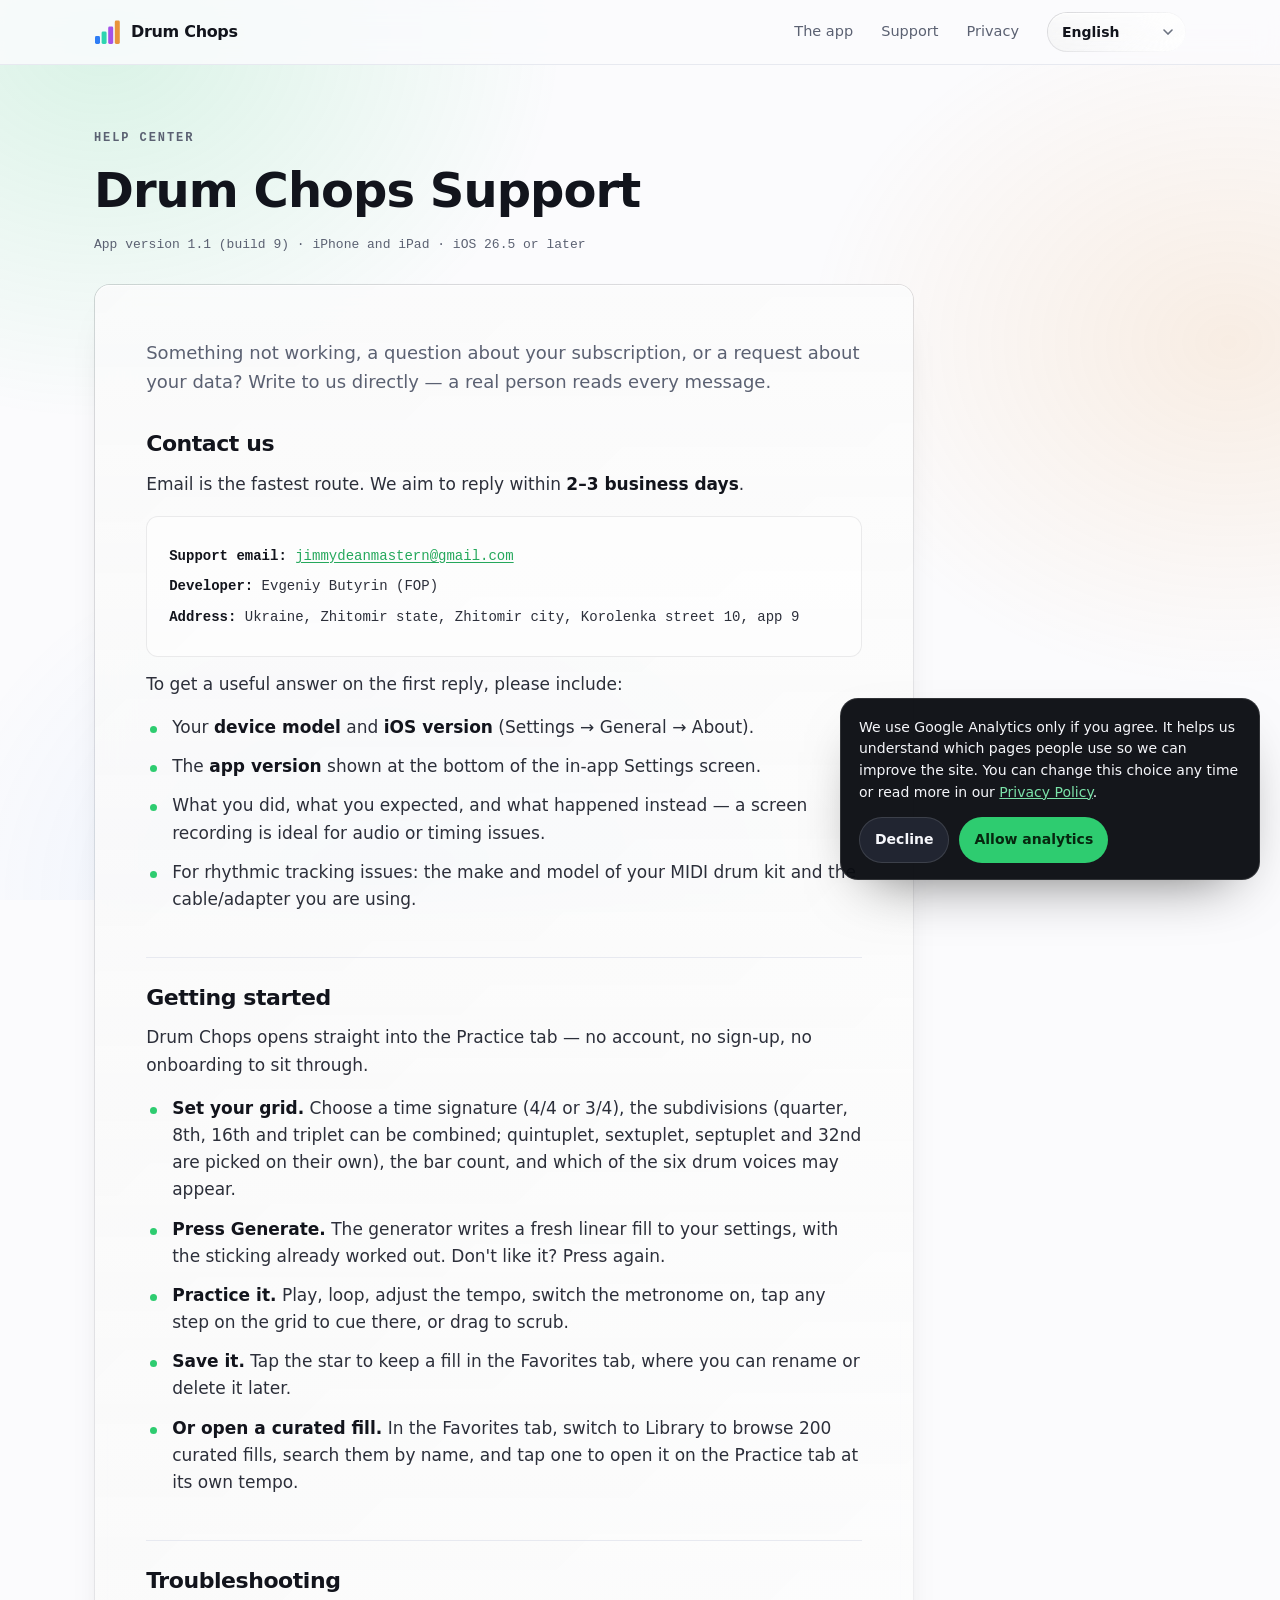
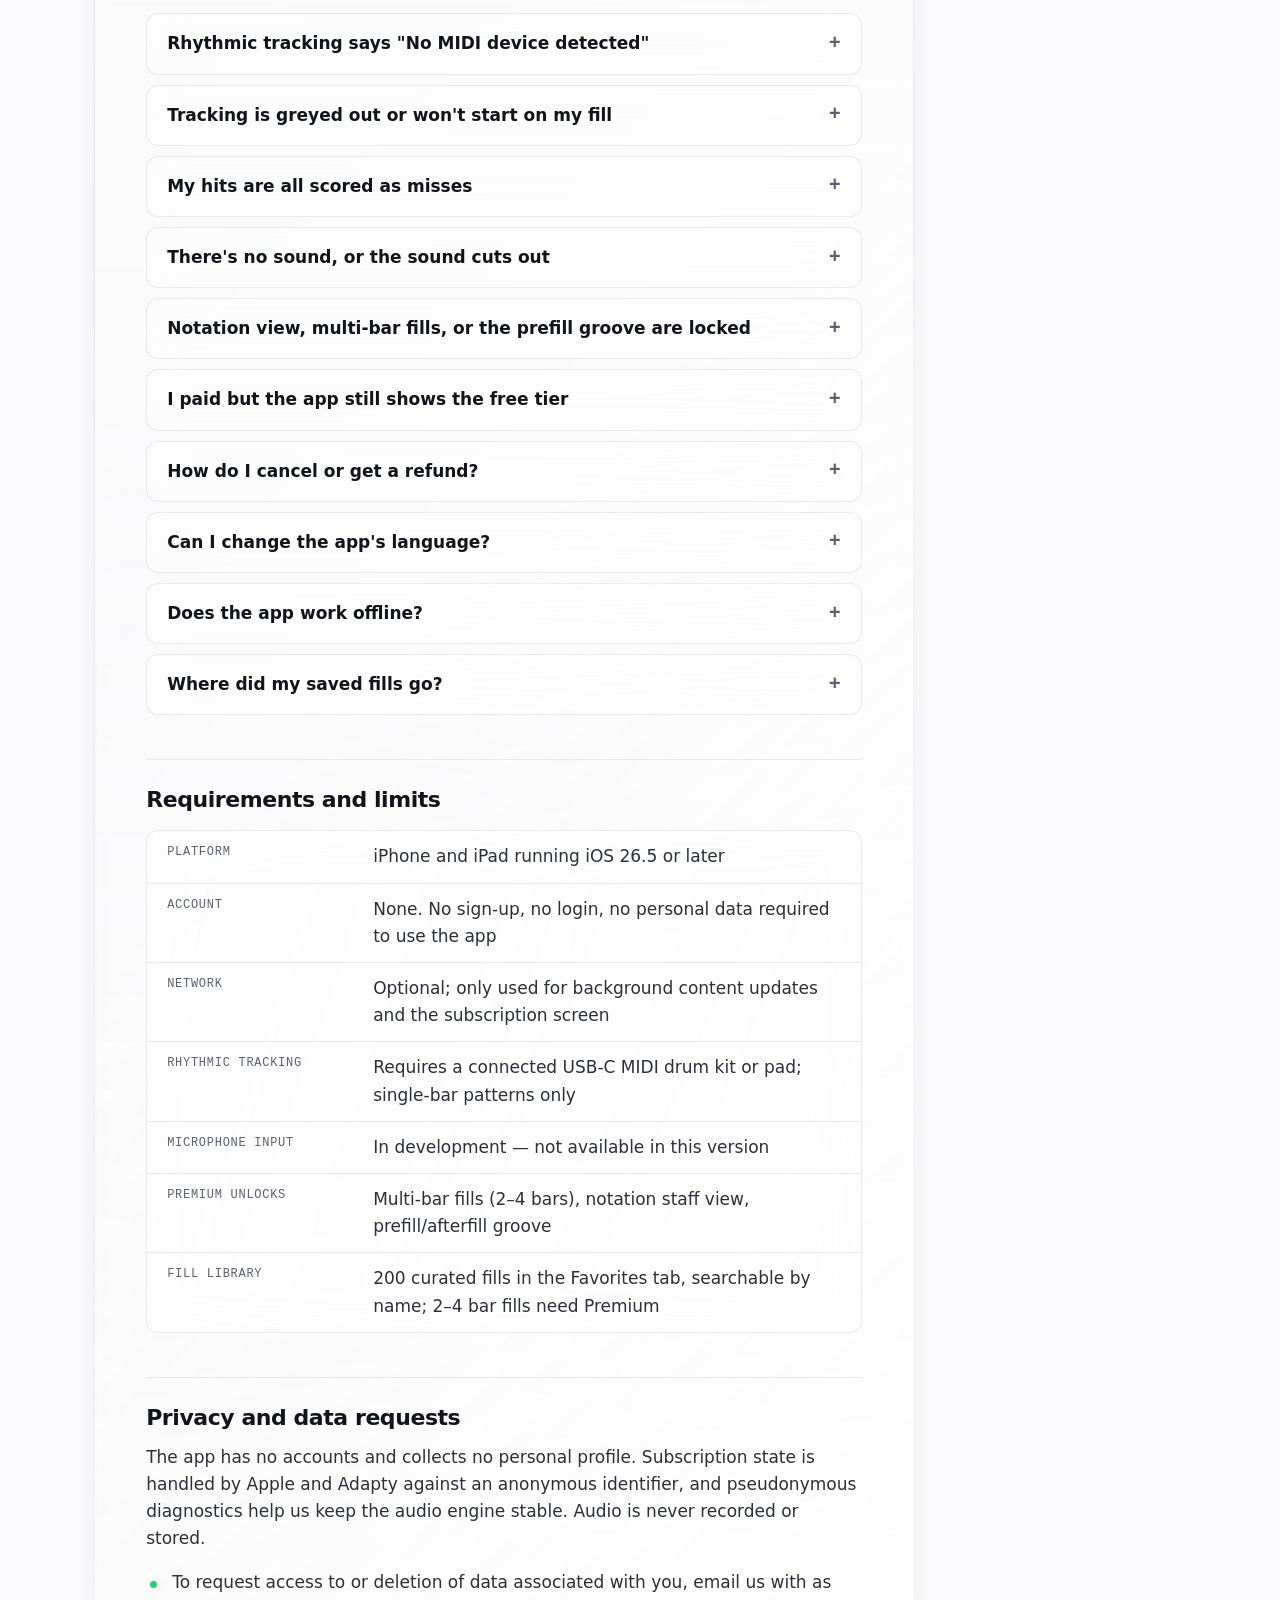
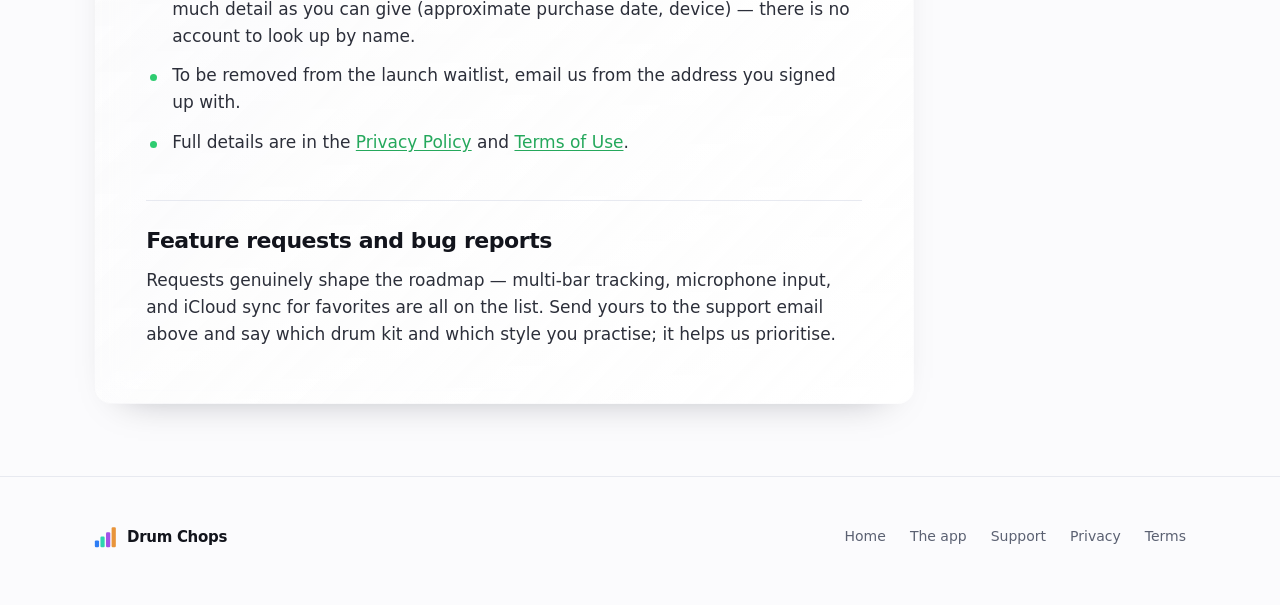
<file: support.html>
<!DOCTYPE html>
<html lang="en">
<head>
<!-- Google Tag Manager -->
<script>(function(w,d,s,l,i){w[l]=w[l]||[];w[l].push({'gtm.start':
new Date().getTime(),event:'gtm.js'});var f=d.getElementsByTagName(s)[0],
j=d.createElement(s),dl=l!='dataLayer'?'&l='+l:'';j.async=true;j.src=
'https://www.googletagmanager.com/gtm.js?id='+i+dl;f.parentNode.insertBefore(j,f);
})(window,document,'script','dataLayer','GTM-K79T2774');</script>
<!-- End Google Tag Manager -->
<script>
  window.DRUMFILL_GA_ID = 'G-D79FNVPJES';
  window['ga-disable-' + window.DRUMFILL_GA_ID] = true;
  window.dataLayer = window.dataLayer || [];
  function gtag(){dataLayer.push(arguments);}
  gtag('consent', 'default', {
    analytics_storage: 'denied',
    ad_storage: 'denied',
    ad_user_data: 'denied',
    ad_personalization: 'denied',
    wait_for_update: 500
  });
  gtag('set', 'ads_data_redaction', true);
</script>
<script async src="https://www.googletagmanager.com/gtag/js?id=G-D79FNVPJES"></script>
<script src="consent-manager.js"></script>
<script src="i18n.js" defer></script>
<meta charset="utf-8">
<meta name="viewport" content="width=device-width, initial-scale=1">
<title data-i18n="support.support_drumfillgenerator">Support — Drum Chops</title>
<meta data-i18n-attr="content:support.support_for_the_drumfillgenerator_io" name="description" content="Support for the Drum Chops iOS app — contact, troubleshooting for MIDI tracking and audio, subscription help, and privacy requests.">
<meta name="apple-itunes-app" content="app-id=6785203081">
<link rel="canonical" href="https://drumfillgenerator.com/support.html">
<meta name="theme-color" content="#0B0D12">
<meta name="robots" content="index, follow">
<link rel="icon" href='data:image/svg+xml,<svg xmlns="http://www.w3.org/2000/svg" viewBox="0 0 26 26"><rect x="1" y="17" width="5" height="8" rx="1.4" fill="%232E7DF5"/><rect x="7.6" y="12.5" width="5" height="12.5" rx="1.4" fill="%232ED4B0"/><rect x="14.2" y="7.5" width="5" height="17.5" rx="1.4" fill="%23A352E8"/><rect x="20.8" y="1.5" width="5" height="23.5" rx="1.4" fill="%23E8943B"/></svg>'>
<link rel="stylesheet" href="styles.css">
</head>
<body>
<!-- Google Tag Manager (noscript) -->
<noscript><iframe src="https://www.googletagmanager.com/ns.html?id=GTM-K79T2774"
height="0" width="0" style="display:none;visibility:hidden"></iframe></noscript>
<!-- End Google Tag Manager (noscript) -->
<style>
  /* ---------- DOC HEADER ---------- */
  .doc-head { padding: 64px 0 28px; }
  .doc-head h1 { font-size: clamp(32px, 4.6vw, 48px); font-weight: 800; }
  .doc-head .eyebrow { margin-bottom: 16px; }
  .doc-head .updated { font-family: var(--mono); font-size: 13px; color: var(--muted); margin: 18px 0 0; }

  /* ---------- PROSE ---------- */
  .prose {
    border-radius: var(--r);
    padding: 40px clamp(24px, 4vw, 52px);
    margin: 0 0 72px;
    max-width: 820px;
  }
  .prose .intro { color: var(--muted); font-size: 18px; }
  .prose h2 {
    font-size: 22px; font-weight: 800; margin: 44px 0 14px;
    padding-top: 28px; border-top: 1px solid var(--hairline);
  }
  .prose h2:first-of-type { border-top: 0; padding-top: 0; margin-top: 36px; }
  .prose h3 { font-size: 17px; font-weight: 800; margin: 28px 0 8px; }
  .prose p { margin: 14px 0; color: var(--body); }
  .prose ul { margin: 16px 0; padding-left: 0; list-style: none; }
  .prose li {
    position: relative; padding: 0 0 0 26px; margin: 12px 0; color: var(--body);
  }
  .prose li::before {
    content: ""; position: absolute; left: 4px; top: 12px;
    width: 7px; height: 7px; border-radius: 50%; background: var(--green);
  }
  .prose li b, .prose p b { color: var(--ink); font-weight: 700; }
  .prose a { color: var(--green-deep); text-decoration: underline; text-underline-offset: 2px; }
  .contact-card {
    margin-top: 18px; padding: 20px 22px;
    background: color-mix(in srgb, var(--surface) 50%, transparent); border: 1px solid var(--glass-hairline); border-radius: 12px;
  }
  .contact-card .row { font-family: var(--mono); font-size: 14px; margin: 8px 0; color: var(--body); }
  .contact-card .row b { color: var(--ink); }

  /* ---------- FAQ ---------- */
  .faq { margin: 20px 0 0; }
  .faq details {
    background: color-mix(in srgb, var(--surface) 50%, transparent); border: 1px solid var(--glass-hairline); border-radius: 12px;
    box-shadow: none; margin: 10px 0; overflow: hidden;
  }
  .faq summary {
    cursor: pointer; list-style: none; padding: 16px 20px;
    font-weight: 700; color: var(--ink); position: relative; padding-right: 48px;
  }
  .faq summary::-webkit-details-marker { display: none; }
  .faq summary::after {
    content: "+"; position: absolute; right: 20px; top: 50%; transform: translateY(-50%);
    font-family: var(--mono); font-size: 20px; color: var(--muted); line-height: 1;
  }
  .faq details[open] summary::after { content: "–"; }
  .faq details[open] summary { border-bottom: 1px solid var(--glass-hairline); }
  .faq .answer { padding: 4px 20px 18px; }
  .faq .answer p { margin: 12px 0; }
  .faq .answer ul { margin: 12px 0; }
  .faq .answer li { margin: 8px 0; }

  /* ---------- SPEC TABLE ---------- */
  .spec { margin-top: 18px; box-shadow: none; background: color-mix(in srgb, var(--surface) 50%, transparent); border: 1px solid var(--glass-hairline); border-radius: 12px; overflow: hidden; }
  .spec .r { display: flex; gap: 16px; padding: 12px 20px; border-top: 1px solid var(--hairline); flex-wrap: wrap; }
  .spec .r:first-child { border-top: 0; }
  .spec .k {
    font-family: var(--mono); font-size: 12px; letter-spacing: 0.06em; text-transform: uppercase;
    color: var(--muted); min-width: 190px;
  }
  .spec .v { color: var(--body); flex: 1; min-width: 200px; }


</style>

<!-- NAV -->
<nav class="nav">
  <div class="wrap nav-inner">
    <a data-i18n-attr="aria-label:common.drumfillgenerator_home" class="brand" href="index.html" aria-label="Drum Chops home">
      <svg width="26" height="26" viewBox="0 0 26 26" fill="none" aria-hidden="true">
        <rect x="1" y="17" width="5" height="8" rx="1.4" fill="#2E7DF5"/>
        <rect x="7.6" y="12.5" width="5" height="12.5" rx="1.4" fill="#2ED4B0"/>
        <rect x="14.2" y="7.5" width="5" height="17.5" rx="1.4" fill="#A352E8"/>
        <rect x="20.8" y="1.5" width="5" height="23.5" rx="1.4" fill="#E8943B"/>
      </svg>
      <span>Drum Chops</span>
    </a>
    <div class="nav-links">
      <a data-i18n="common.the_app" href="app.html">The app</a>
      <a data-i18n="common.support" href="support.html">Support</a>
      <a data-i18n="common.privacy" href="privacy.html">Privacy</a>
    </div>
  </div>
</nav>

<!-- DOC HEADER -->
<header class="doc-head">
  <div class="wrap">
    <p data-i18n="support.help_center" class="eyebrow">Help Center</p>
    <h1 data-i18n="support.drumfillgenerator_support">Drum Chops Support</h1>
    <p data-i18n="support.app_version_1_1_build" class="updated">App version 1.1 (build 9) · iPhone and iPad · iOS 26.5 or later</p>
  </div>
</header>

<!-- SUPPORT -->
<main class="wrap">
  <article class="prose">
    <p data-i18n="support.something_not_working_a_question" class="intro">Something not working, a question about your subscription, or a request about your data? Write to us directly — a real person reads every message.</p>

    <h2 data-i18n="support.contact_us">Contact us</h2>
    <p data-i18n="support.email_is_the_fastest_route">Email is the fastest route. We aim to reply within <b>2–3 business days</b>.</p>
    <div class="contact-card">
      <div class="row"><b data-i18n="support.support_email">Support email:</b> <a href="mailto:jimmydeanmastern@gmail.com?subject=Drum Chops%20support">jimmydeanmastern@gmail.com</a></div>
      <div data-i18n="support.developer_evgeniy_butyrin_fop" class="row"><b>Developer:</b> Evgeniy Butyrin (FOP)</div>
      <div data-i18n="support.address_ukraine_zhitomir_state_zhito" class="row"><b>Address:</b> Ukraine, Zhitomir state, Zhitomir city, Korolenka street 10, app 9</div>
    </div>
    <p data-i18n="support.to_get_a_useful_answer">To get a useful answer on the first reply, please include:</p>
    <ul>
      <li data-i18n="support.your_device_model_and_ios">Your <b>device model</b> and <b>iOS version</b> (Settings → General → About).</li>
      <li data-i18n="support.the_app_version_shown_at">The <b>app version</b> shown at the bottom of the in-app Settings screen.</li>
      <li data-i18n="support.what_you_did_what_you">What you did, what you expected, and what happened instead — a screen recording is ideal for audio or timing issues.</li>
      <li data-i18n="support.for_rhythmic_tracking_issues_the">For rhythmic tracking issues: the make and model of your MIDI drum kit and the cable/adapter you are using.</li>
    </ul>

    <h2 data-i18n="support.getting_started">Getting started</h2>
    <p data-i18n="support.drumfillgenerator_opens_straight_int">Drum Chops opens straight into the Practice tab — no account, no sign-up, no onboarding to sit through.</p>
    <ul>
      <li data-i18n="support.set_your_grid_choose_a_v2"><b>Set your grid.</b> Choose a time signature (4/4 or 3/4), the subdivisions (quarter, 8th, 16th and triplet can be combined; quintuplet, sextuplet, septuplet and 32nd are picked on their own), the bar count, and which of the six drum voices may appear.</li>
      <li data-i18n="support.press_generate_the_generator_writes"><b>Press Generate.</b> The generator writes a fresh linear fill to your settings, with the sticking already worked out. Don't like it? Press again.</li>
      <li data-i18n="support.practice_it_play_loop_adjust"><b>Practice it.</b> Play, loop, adjust the tempo, switch the metronome on, tap any step on the grid to cue there, or drag to scrub.</li>
      <li data-i18n="support.save_it_tap_the_star"><b>Save it.</b> Tap the star to keep a fill in the Favorites tab, where you can rename or delete it later.</li>
      <li data-i18n="support.or_open_a_curated_fill"><b>Or open a curated fill.</b> In the Favorites tab, switch to Library to browse 200 curated fills, search them by name, and tap one to open it on the Practice tab at its own tempo.</li>
    </ul>

    <h2 data-i18n="support.troubleshooting">Troubleshooting</h2>

    <div class="faq">
      <details>
        <summary data-i18n="support.rhythmic_tracking_says_no_midi">Rhythmic tracking says "No MIDI device detected"</summary>
        <div class="answer">
          <p data-i18n="support.rhythmic_tracking_listens_over_corem">Rhythmic tracking listens over <b>CoreMIDI</b>, so it needs a physical electronic drum kit or MIDI pad connected to your device. There is no way to enable it without hardware.</p>
          <ul>
            <li data-i18n="support.connect_the_kit_to_your">Connect the kit to your iPhone or iPad over <b>USB-C</b> (or via a Lightning-to-USB camera adapter on older hardware). A charging-only cable will not carry MIDI data — use a data cable.</li>
            <li data-i18n="support.power_the_kit_on_before">Power the kit on <i>before</i> you enable tracking, and check that its USB/MIDI output is enabled in the module's own settings.</li>
            <li data-i18n="support.once_connected_the_tracking_panel">Once connected, the tracking panel shows a connected indicator and the incoming note and velocity. If a "Waiting for MIDI Input" message appears, it dismisses itself on your first hit.</li>
            <li data-i18n="support.if_the_kit_is_unplugged">If the kit is unplugged mid-session, the app stops tracking and playback on purpose and tells you why.</li>
          </ul>
          <p data-i18n="support.microphone_input_in_development">Microphone input for acoustic kits and practice pads is still in development and not available in this version.</p>
        </div>
      </details>

      <details>
        <summary data-i18n="support.tracking_is_greyed_out_or">Tracking is greyed out or won't start on my fill</summary>
        <div class="answer">
          <p data-i18n="support.rhythmic_tracking_currently_supports">Rhythmic tracking currently supports <b>single-bar patterns only</b>. If your fill is 2, 3, or 4 bars long, set the bar count back to 1 and tracking becomes available again. Multi-bar tracking is planned but not in this release.</p>
        </div>
      </details>

      <details>
        <summary data-i18n="support.my_hits_are_all_scored">My hits are all scored as misses</summary>
        <div class="answer">
          <p data-i18n="support.hits_are_scored_against_the">Hits are scored against the mathematical grid of the pattern in a tight window — roughly ±25 ms counts as on-time, up to ±80 ms registers as early or late, and anything wider is a miss.</p>
          <ul>
            <li data-i18n="support.turn_the_metronome_on_so">Turn the metronome on so you have a reference to lock to.</li>
            <li data-i18n="support.drop_the_tempo_accuracy_at">Drop the tempo. Accuracy at a slow tempo transfers upward; the reverse rarely works.</li>
            <li data-i18n="support.check_that_your_kit_sends">Check that your kit sends a Note On for the pads you are hitting, and that pad sensitivity or threshold on the module is not swallowing soft strokes.</li>
            <li data-i18n="support.scoring_intentionally_ignores_the_pl">Scoring intentionally ignores the Playback Feel humanization offsets, so a "loose" playback setting never shifts the target — the grid stays the reference.</li>
          </ul>
        </div>
      </details>

      <details>
        <summary data-i18n="support.there_s_no_sound_or">There's no sound, or the sound cuts out</summary>
        <div class="answer">
          <ul>
            <li data-i18n="support.check_the_physical_silent_ring">Check the physical <b>Silent/Ring switch</b> and the volume level, and make sure no other app has grabbed audio output.</li>
            <li data-i18n="support.if_you_are_on_bluetooth">If you are on Bluetooth headphones, expect added latency that is outside the app's control — use wired headphones or the device speaker when practising timing.</li>
            <li data-i18n="support.individual_voices_have_their_own">Individual voices have their own gain sliders in Settings. If one drum is inaudible, check that it is not muted or turned down there, and that it is still included in the generation pool.</li>
            <li data-i18n="support.if_audio_stops_when_you">If audio stops when you leave the app, enable <b>Lock Screen Audio</b> in Settings to keep playback running in the background.</li>
            <li data-i18n="support.if_audio_ever_fails_to">If audio ever fails to start, force-quit the app and reopen it — the audio session is rebuilt on launch.</li>
          </ul>
        </div>
      </details>

      <details>
        <summary data-i18n="support.notation_view_multi_bar_fills">Notation view, multi-bar fills, or the prefill groove are locked</summary>
        <div class="answer">
          <p data-i18n="support.those_three_are_the_premium_v3">Those three are the premium features, which is also why 2–4 bar fills in the Library show a lock. Everything else — the generator, the grid view, all six drum voices, both time signatures, every subdivision, the metronome, favorites, the single-bar Library fills, and rhythmic tracking — is free and unlimited.</p>
          <p data-i18n="support.tapping_a_locked_control_opens">Tapping a locked control opens the subscription screen. If the screen reports that premium is unavailable, check your internet connection and try again; the subscription catalog is fetched at that moment.</p>
        </div>
      </details>

      <details>
        <summary data-i18n="support.i_paid_but_the_app">I paid but the app still shows the free tier</summary>
        <div class="answer">
          <ul>
            <li data-i18n="support.open_settings_restore_purchases_in">Open <b>Settings → Restore Purchases</b> in the app. Make sure you are signed in with the same Apple ID that made the purchase.</li>
            <li data-i18n="support.confirm_the_subscription_is_active">Confirm the subscription is active in <b>iOS Settings → your name → Subscriptions</b>.</li>
            <li data-i18n="support.purchases_are_tied_to_an">Purchases are tied to an anonymous device identifier, not to an account. Restoring on a new device pulls the entitlement back from Apple, so no login is required.</li>
            <li data-i18n="support.still_stuck_email_us_with">Still stuck? Email us with the date of purchase and we will look into it.</li>
          </ul>
        </div>
      </details>

      <details>
        <summary data-i18n="support.how_do_i_cancel_or">How do I cancel or get a refund?</summary>
        <div class="answer">
          <p data-i18n="support.subscriptions_are_billed_by_apple">Subscriptions are billed by Apple, so cancellation and refunds go through Apple, not through us.</p>
          <ul>
            <li data-i18n="support.cancel_ios_settings_your_name"><b>Cancel:</b> iOS Settings → your name → Subscriptions → Drum Chops → Cancel Subscription. Cancel at least 24 hours before the renewal date; you keep premium until the current period ends.</li>
            <li data-i18n="support.refund_request_it_at_reportaproblem"><b>Refund:</b> request it at <a href="https://reportaproblem.apple.com" rel="noopener">reportaproblem.apple.com</a>. We cannot issue App Store refunds on Apple's behalf.</li>
          </ul>
        </div>
      </details>

      <details>
        <summary data-i18n="support.can_i_change_the_app">Can I change the app's language?</summary>
        <div class="answer">
          <p data-i18n="support.yes_settings_has_a_language">Yes. Settings has a language picker that changes the app immediately, independent of your system language. Drum Chops ships in English, Ukrainian, German, Spanish, French, Portuguese (Portugal), Polish, Czech, Japanese, and Simplified Chinese.</p>
        </div>
      </details>

      <details>
        <summary data-i18n="support.does_the_app_work_offline">Does the app work offline?</summary>
        <div class="answer">
          <p data-i18n="support.yes_generation_playback_notation_and">Yes. Generation, playback, notation, and tracking all run entirely on-device with bundled audio samples. A connection is only used for background content updates and to load the subscription screen.</p>
        </div>
      </details>

      <details>
        <summary data-i18n="support.where_did_my_saved_fills">Where did my saved fills go?</summary>
        <div class="answer">
          <p data-i18n="support.favorites_are_stored_locally_on">Favorites are stored locally on the device and are not synced to iCloud in this version. Deleting the app removes them. Saved fills live in the <b>Favorites</b> tab — swipe a row to rename or delete it.</p>
        </div>
      </details>
    </div>

    <h2 data-i18n="support.requirements_and_limits">Requirements and limits</h2>
    <div class="spec">
      <div class="r"><div data-i18n="common.platform" class="k">Platform</div><div data-i18n="support.iphone_and_ipad_running_ios" class="v">iPhone and iPad running iOS 26.5 or later</div></div>
      <div class="r"><div data-i18n="common.account" class="k">Account</div><div data-i18n="support.none_no_sign_up_no" class="v">None. No sign-up, no login, no personal data required to use the app</div></div>
      <div class="r"><div data-i18n="common.network" class="k">Network</div><div data-i18n="common.network_background_updates_only" class="v">Optional; only used for background content updates and the subscription screen</div></div>
      <div class="r"><div data-i18n="common.rhythmic_tracking_2" class="k">Rhythmic tracking</div><div data-i18n="support.requires_a_connected_usb_c" class="v">Requires a connected USB-C MIDI drum kit or pad; single-bar patterns only</div></div>
      <div class="r"><div data-i18n="support.microphone_input" class="k">Microphone input</div><div data-i18n="common.in_development_not_available" class="v">In development — not available in this version</div></div>
      <div class="r"><div data-i18n="support.premium_unlocks" class="k">Premium unlocks</div><div data-i18n="support.multi_bar_fills_2_4" class="v">Multi-bar fills (2–4 bars), notation staff view, prefill/afterfill groove</div></div>
      <div class="r"><div data-i18n="support.fill_library" class="k">Fill library</div><div data-i18n="support.200_curated_fills_in_favorites" class="v">200 curated fills in the Favorites tab, searchable by name; 2–4 bar fills need Premium</div></div>
    </div>

    <h2 data-i18n="support.privacy_and_data_requests">Privacy and data requests</h2>
    <p data-i18n="support.the_app_has_no_accounts">The app has no accounts and collects no personal profile. Subscription state is handled by Apple and Adapty against an anonymous identifier, and pseudonymous diagnostics help us keep the audio engine stable. Audio is never recorded or stored.</p>
    <ul>
      <li data-i18n="support.to_request_access_to_or">To request access to or deletion of data associated with you, email us with as much detail as you can give (approximate purchase date, device) — there is no account to look up by name.</li>
      <li data-i18n="support.to_be_removed_from_the">To be removed from the launch waitlist, email us from the address you signed up with.</li>
      <li data-i18n="support.full_details_are_in_the">Full details are in the <a href="privacy.html">Privacy Policy</a> and <a href="terms.html">Terms of Use</a>.</li>
    </ul>

    <h2 data-i18n="support.feature_requests_and_bug_reports">Feature requests and bug reports</h2>
    <p data-i18n="support.requests_genuinely_shape_the_roadmap">Requests genuinely shape the roadmap — multi-bar tracking, microphone input, and iCloud sync for favorites are all on the list. Send yours to the support email above and say which drum kit and which style you practise; it helps us prioritise.</p>
  </article>
</main>

<!-- FOOTER -->
<footer class="foot">
  <div class="wrap foot-inner">
    <a class="brand" href="index.html">
      <svg width="22" height="22" viewBox="0 0 26 26" fill="none" aria-hidden="true">
        <rect x="1" y="17" width="5" height="8" rx="1.4" fill="#2E7DF5"/>
        <rect x="7.6" y="12.5" width="5" height="12.5" rx="1.4" fill="#2ED4B0"/>
        <rect x="14.2" y="7.5" width="5" height="17.5" rx="1.4" fill="#A352E8"/>
        <rect x="20.8" y="1.5" width="5" height="23.5" rx="1.4" fill="#E8943B"/>
      </svg>
      <span>Drum Chops</span>
    </a>
    <div class="foot-links">
      <a data-i18n="common.home" href="index.html">Home</a>
      <a data-i18n="common.the_app" href="app.html">The app</a>
      <a data-i18n="common.support" href="support.html">Support</a>
      <a data-i18n="common.privacy" href="privacy.html">Privacy</a>
      <a data-i18n="common.terms" href="terms.html">Terms</a>
    </div>
  </div>
</footer>
</body>
</html>
</file>
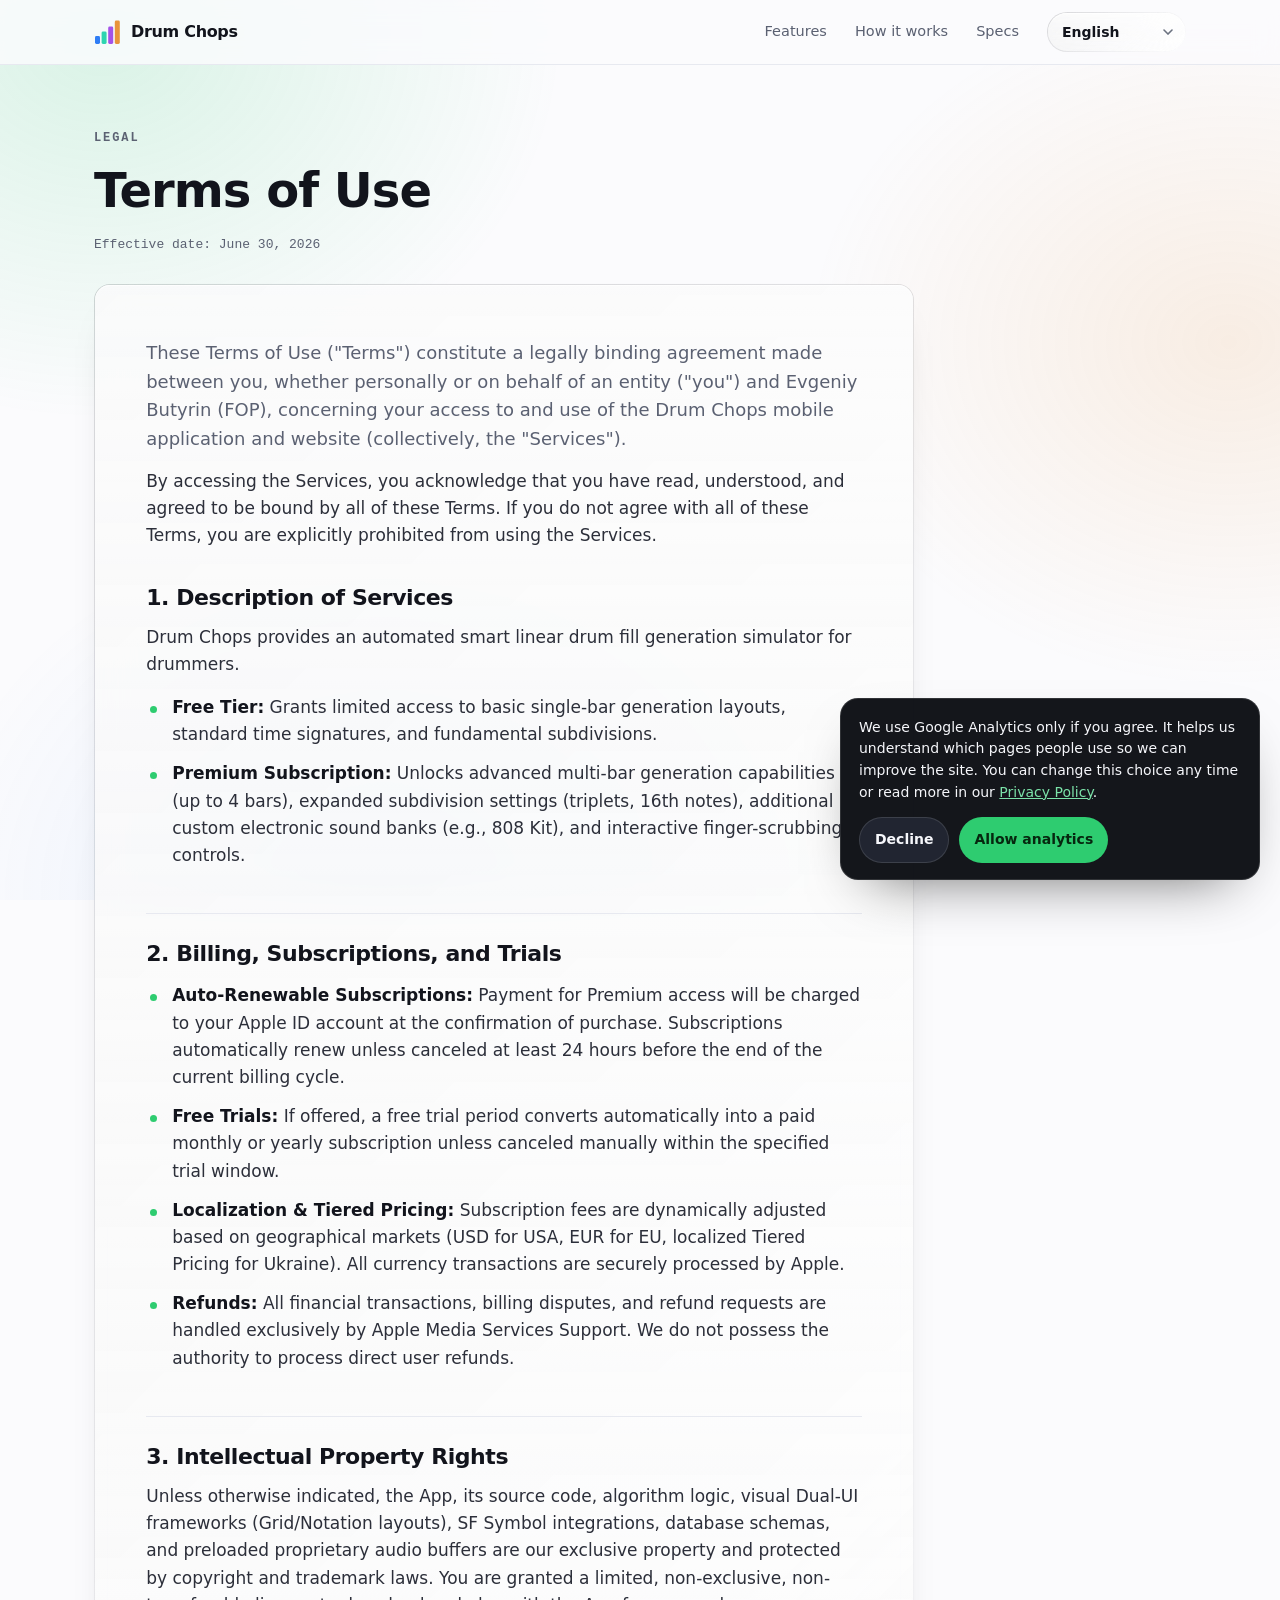
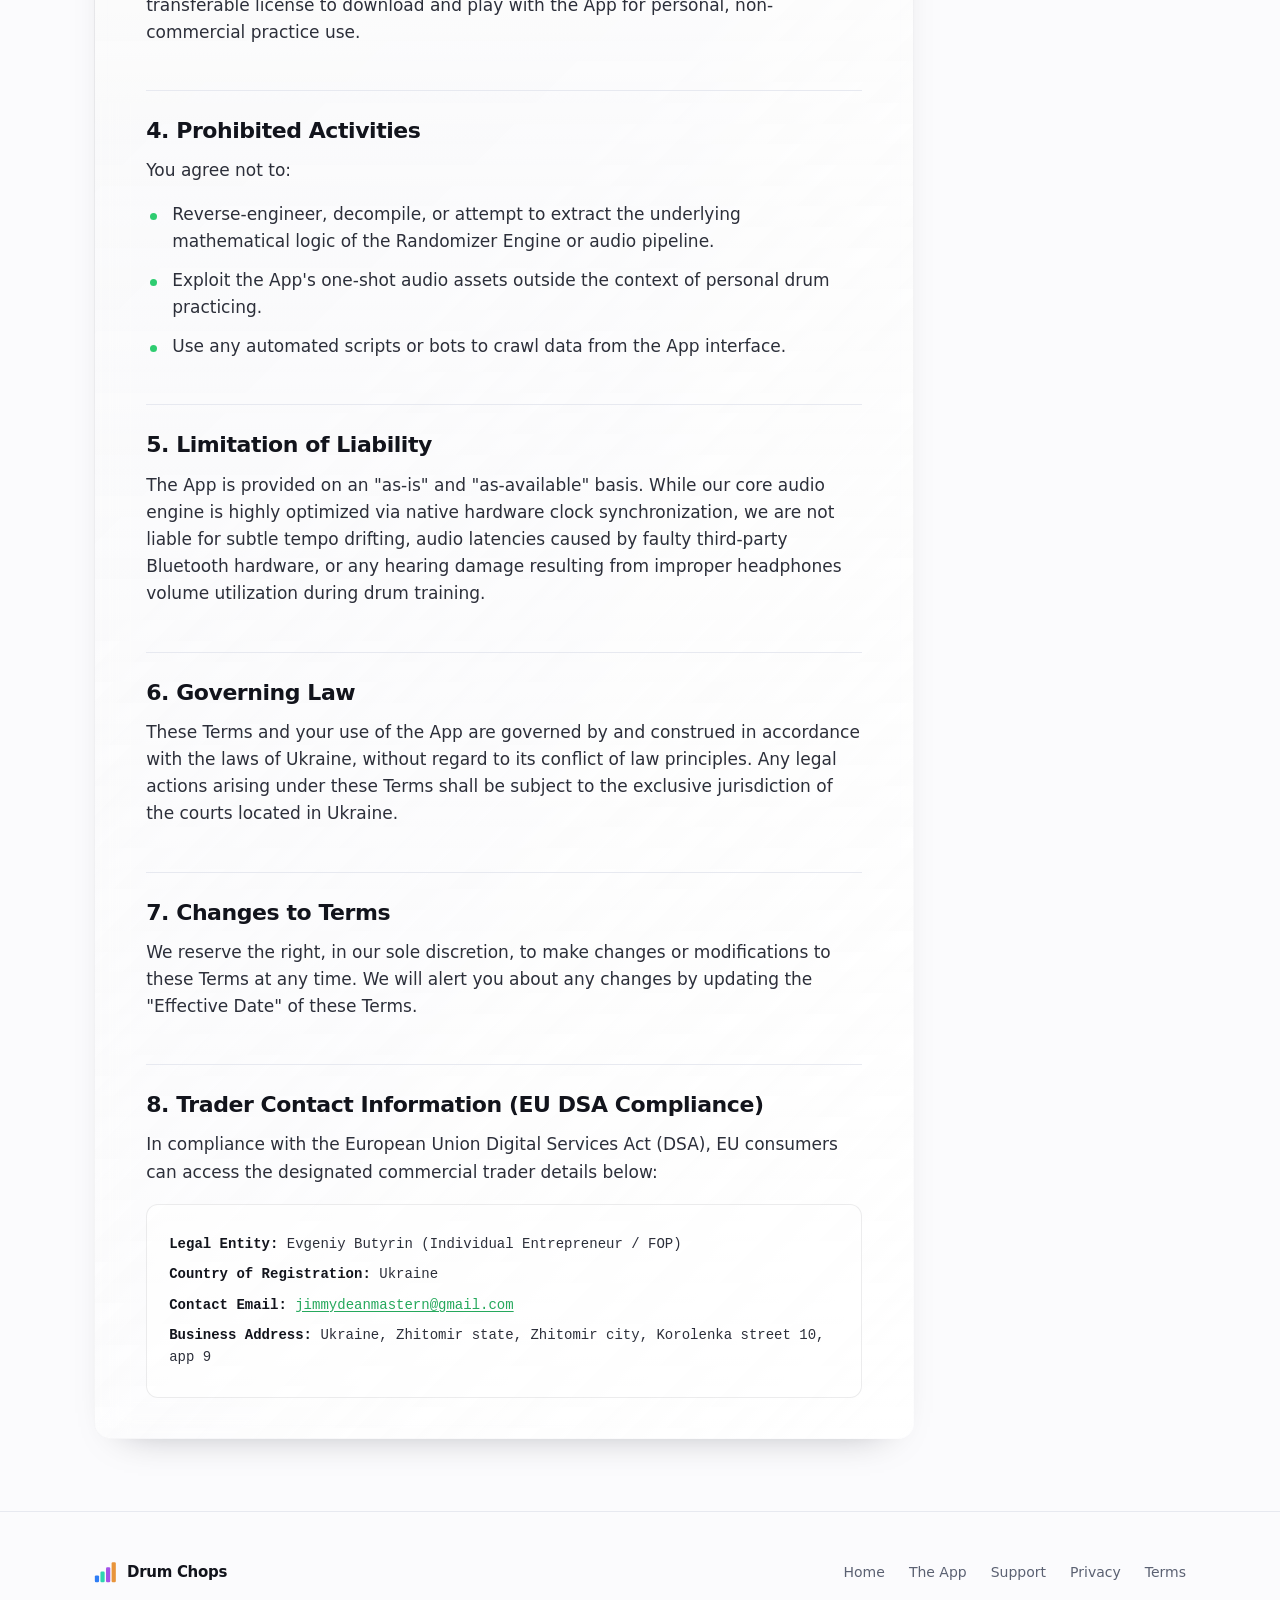
<file: terms.html>
<!DOCTYPE html>
<html lang="en">
<head>
<!-- Google Tag Manager -->
<script>(function(w,d,s,l,i){w[l]=w[l]||[];w[l].push({'gtm.start':
new Date().getTime(),event:'gtm.js'});var f=d.getElementsByTagName(s)[0],
j=d.createElement(s),dl=l!='dataLayer'?'&l='+l:'';j.async=true;j.src=
'https://www.googletagmanager.com/gtm.js?id='+i+dl;f.parentNode.insertBefore(j,f);
})(window,document,'script','dataLayer','GTM-K79T2774');</script>
<!-- End Google Tag Manager -->
<script>
  window.DRUMFILL_GA_ID = 'G-D79FNVPJES';
  window['ga-disable-' + window.DRUMFILL_GA_ID] = true;
  window.dataLayer = window.dataLayer || [];
  function gtag(){dataLayer.push(arguments);}
  gtag('consent', 'default', {
    analytics_storage: 'denied',
    ad_storage: 'denied',
    ad_user_data: 'denied',
    ad_personalization: 'denied',
    wait_for_update: 500
  });
  gtag('set', 'ads_data_redaction', true);
</script>
<script async src="https://www.googletagmanager.com/gtag/js?id=G-D79FNVPJES"></script>
<script src="consent-manager.js"></script>
<script src="i18n.js" defer></script>
<meta charset="utf-8">
<meta name="viewport" content="width=device-width, initial-scale=1">
<title data-i18n="terms.terms_of_use_drumfillgenerator">Terms of Use — Drum Chops</title>
<meta data-i18n-attr="content:terms.terms_of_use_for_drumfillgenerator" name="description" content="Terms of Use for Drum Chops — the rules and conditions for using our iOS app and website.">
<meta name="apple-itunes-app" content="app-id=6785203081">
<link rel="canonical" href="https://drumfillgenerator.com/terms.html">
<meta name="theme-color" content="#0B0D12">
<meta name="robots" content="index, follow">
<link rel="icon" href='data:image/svg+xml,<svg xmlns="http://www.w3.org/2000/svg" viewBox="0 0 26 26"><rect x="1" y="17" width="5" height="8" rx="1.4" fill="%232E7DF5"/><rect x="7.6" y="12.5" width="5" height="12.5" rx="1.4" fill="%232ED4B0"/><rect x="14.2" y="7.5" width="5" height="17.5" rx="1.4" fill="%23A352E8"/><rect x="20.8" y="1.5" width="5" height="23.5" rx="1.4" fill="%23E8943B"/></svg>'>
<link rel="stylesheet" href="styles.css">
</head>
<body>
<!-- Google Tag Manager (noscript) -->
<noscript><iframe src="https://www.googletagmanager.com/ns.html?id=GTM-K79T2774"
height="0" width="0" style="display:none;visibility:hidden"></iframe></noscript>
<!-- End Google Tag Manager (noscript) -->
<style>
  /* ---------- DOC HEADER ---------- */
  .doc-head { padding: 64px 0 28px; }
  .doc-head h1 { font-size: clamp(32px, 4.6vw, 48px); font-weight: 800; }
  .doc-head .eyebrow { margin-bottom: 16px; }
  .doc-head .updated { font-family: var(--mono); font-size: 13px; color: var(--muted); margin: 18px 0 0; }

  /* ---------- PROSE ---------- */
  .prose {
    border-radius: var(--r);
    padding: 40px clamp(24px, 4vw, 52px);
    margin: 0 0 72px;
    max-width: 820px;
  }
  .prose .intro { color: var(--muted); font-size: 18px; }
  .prose h2 {
    font-size: 22px; font-weight: 800; margin: 44px 0 14px;
    padding-top: 28px; border-top: 1px solid var(--hairline);
  }
  .prose h2:first-of-type { border-top: 0; padding-top: 0; margin-top: 36px; }
  .prose p { margin: 14px 0; color: var(--body); }
  .prose ul { margin: 16px 0; padding-left: 0; list-style: none; }
  .prose li {
    position: relative; padding: 0 0 0 26px; margin: 12px 0; color: var(--body);
  }
  .prose li::before {
    content: ""; position: absolute; left: 4px; top: 12px;
    width: 7px; height: 7px; border-radius: 50%; background: var(--green);
  }
  .prose li b, .prose p b { color: var(--ink); font-weight: 700; }
  .prose a { color: var(--green-deep); text-decoration: underline; text-underline-offset: 2px; }
  .contact-card {
    margin-top: 18px; padding: 20px 22px;
    background: color-mix(in srgb, var(--surface) 50%, transparent); border: 1px solid var(--glass-hairline); border-radius: 12px;
  }
  .contact-card .row { font-family: var(--mono); font-size: 14px; margin: 8px 0; color: var(--body); }
  .contact-card .row b { color: var(--ink); }


</style>

<!-- NAV -->
<nav class="nav">
  <div class="wrap nav-inner">
    <a data-i18n-attr="aria-label:common.drumfillgenerator_home" class="brand" href="index.html" aria-label="Drum Chops home">
      <svg width="26" height="26" viewBox="0 0 26 26" fill="none" aria-hidden="true">
        <rect x="1" y="17" width="5" height="8" rx="1.4" fill="#2E7DF5"/>
        <rect x="7.6" y="12.5" width="5" height="12.5" rx="1.4" fill="#2ED4B0"/>
        <rect x="14.2" y="7.5" width="5" height="17.5" rx="1.4" fill="#A352E8"/>
        <rect x="20.8" y="1.5" width="5" height="23.5" rx="1.4" fill="#E8943B"/>
      </svg>
      <span>Drum Chops</span>
    </a>
    <div class="nav-links">
      <a data-i18n="common.features" href="index.html#features">Features</a>
      <a data-i18n="common.how_it_works" href="index.html#how">How it works</a>
      <a data-i18n="common.specs" href="index.html#specs">Specs</a>
    </div>
  </div>
</nav>

<!-- DOC HEADER -->
<header class="doc-head">
  <div class="wrap">
    <p data-i18n="common.legal" class="eyebrow">Legal</p>
    <h1 data-i18n="terms.terms_of_use">Terms of Use</h1>
    <p data-i18n="terms.effective_date_june_30_2026" class="updated">Effective date: June 30, 2026</p>
  </div>
</header>

<!-- TERMS -->
<main class="wrap">
  <article class="prose">
    <p data-i18n="terms.these_terms_of_use_terms" class="intro">These Terms of Use ("Terms") constitute a legally binding agreement made between you, whether personally or on behalf of an entity ("you") and Evgeniy Butyrin (FOP), concerning your access to and use of the Drum Chops mobile application and website (collectively, the "Services").</p>
    <p data-i18n="terms.by_accessing_the_services_you">By accessing the Services, you acknowledge that you have read, understood, and agreed to be bound by all of these Terms. If you do not agree with all of these Terms, you are explicitly prohibited from using the Services.</p>

    <h2 data-i18n="terms.1_description_of_services">1. Description of Services</h2>
    <p data-i18n="terms.drumfillgenerator_provides_an_automa">Drum Chops provides an automated smart linear drum fill generation simulator for drummers.</p>
    <ul>
      <li data-i18n="terms.free_tier_grants_limited_access"><b>Free Tier:</b> Grants limited access to basic single-bar generation layouts, standard time signatures, and fundamental subdivisions.</li>
      <li data-i18n="terms.premium_subscription_unlocks_advance"><b>Premium Subscription:</b> Unlocks advanced multi-bar generation capabilities (up to 4 bars), expanded subdivision settings (triplets, 16th notes), additional custom electronic sound banks (e.g., 808 Kit), and interactive finger-scrubbing controls.</li>
    </ul>

    <h2 data-i18n="terms.2_billing_subscriptions_and_trials">2. Billing, Subscriptions, and Trials</h2>
    <ul>
      <li data-i18n="terms.auto_renewable_subscriptions_payment"><b>Auto-Renewable Subscriptions:</b> Payment for Premium access will be charged to your Apple ID account at the confirmation of purchase. Subscriptions automatically renew unless canceled at least 24 hours before the end of the current billing cycle.</li>
      <li data-i18n="terms.free_trials_if_offered_a"><b>Free Trials:</b> If offered, a free trial period converts automatically into a paid monthly or yearly subscription unless canceled manually within the specified trial window.</li>
      <li data-i18n="terms.localization_tiered_pricing_subscrip"><b>Localization &amp; Tiered Pricing:</b> Subscription fees are dynamically adjusted based on geographical markets (USD for USA, EUR for EU, localized Tiered Pricing for Ukraine). All currency transactions are securely processed by Apple.</li>
      <li data-i18n="terms.refunds_all_financial_transactions_b"><b>Refunds:</b> All financial transactions, billing disputes, and refund requests are handled exclusively by Apple Media Services Support. We do not possess the authority to process direct user refunds.</li>
    </ul>

    <h2 data-i18n="terms.3_intellectual_property_rights">3. Intellectual Property Rights</h2>
    <p data-i18n="terms.unless_otherwise_indicated_the_app">Unless otherwise indicated, the App, its source code, algorithm logic, visual Dual-UI frameworks (Grid/Notation layouts), SF Symbol integrations, database schemas, and preloaded proprietary audio buffers are our exclusive property and protected by copyright and trademark laws. You are granted a limited, non-exclusive, non-transferable license to download and play with the App for personal, non-commercial practice use.</p>

    <h2 data-i18n="terms.4_prohibited_activities">4. Prohibited Activities</h2>
    <p data-i18n="terms.you_agree_not_to">You agree not to:</p>
    <ul>
      <li data-i18n="terms.reverse_engineer_decompile_or_attemp">Reverse-engineer, decompile, or attempt to extract the underlying mathematical logic of the Randomizer Engine or audio pipeline.</li>
      <li data-i18n="terms.exploit_the_app_s_one">Exploit the App's one-shot audio assets outside the context of personal drum practicing.</li>
      <li data-i18n="terms.use_any_automated_scripts_or">Use any automated scripts or bots to crawl data from the App interface.</li>
    </ul>

    <h2 data-i18n="terms.5_limitation_of_liability">5. Limitation of Liability</h2>
    <p data-i18n="terms.the_app_is_provided_on">The App is provided on an "as-is" and "as-available" basis. While our core audio engine is highly optimized via native hardware clock synchronization, we are not liable for subtle tempo drifting, audio latencies caused by faulty third-party Bluetooth hardware, or any hearing damage resulting from improper headphones volume utilization during drum training.</p>

    <h2 data-i18n="terms.6_governing_law">6. Governing Law</h2>
    <p data-i18n="terms.these_terms_and_your_use">These Terms and your use of the App are governed by and construed in accordance with the laws of Ukraine, without regard to its conflict of law principles. Any legal actions arising under these Terms shall be subject to the exclusive jurisdiction of the courts located in Ukraine.</p>

    <h2 data-i18n="terms.7_changes_to_terms">7. Changes to Terms</h2>
    <p data-i18n="terms.we_reserve_the_right_in">We reserve the right, in our sole discretion, to make changes or modifications to these Terms at any time. We will alert you about any changes by updating the "Effective Date" of these Terms.</p>

    <h2 data-i18n="terms.8_trader_contact_information_eu">8. Trader Contact Information (EU DSA Compliance)</h2>
    <p data-i18n="terms.in_compliance_with_the_european">In compliance with the European Union Digital Services Act (DSA), EU consumers can access the designated commercial trader details below:</p>
    <div class="contact-card">
      <div data-i18n="terms.legal_entity_evgeniy_butyrin_individ" class="row"><b>Legal Entity:</b> Evgeniy Butyrin (Individual Entrepreneur / FOP)</div>
      <div data-i18n="terms.country_of_registration_ukraine" class="row"><b>Country of Registration:</b> Ukraine</div>
      <div class="row"><b data-i18n="terms.contact_email">Contact Email:</b> <a href="mailto:jimmydeanmastern@gmail.com">jimmydeanmastern@gmail.com</a></div>
      <div data-i18n="common.business_address_ukraine_zhitomir_st" class="row"><b>Business Address:</b> Ukraine, Zhitomir state, Zhitomir city, Korolenka street 10, app 9</div>
    </div>
  </article>
</main>

<!-- FOOTER -->
<footer class="foot">
  <div class="wrap foot-inner">
    <a class="brand" href="index.html">
      <svg width="22" height="22" viewBox="0 0 26 26" fill="none" aria-hidden="true">
        <rect x="1" y="17" width="5" height="8" rx="1.4" fill="#2E7DF5"/>
        <rect x="7.6" y="12.5" width="5" height="12.5" rx="1.4" fill="#2ED4B0"/>
        <rect x="14.2" y="7.5" width="5" height="17.5" rx="1.4" fill="#A352E8"/>
        <rect x="20.8" y="1.5" width="5" height="23.5" rx="1.4" fill="#E8943B"/>
      </svg>
      <span>Drum Chops</span>
    </a>
    <div class="foot-links">
      <a data-i18n="common.home" href="index.html">Home</a>
      <a data-i18n="common.the_app_2" href="app.html">The App</a>
      <a data-i18n="common.support" href="support.html">Support</a>
      <a data-i18n="common.privacy" href="privacy.html">Privacy</a>
      <a data-i18n="common.terms" href="terms.html">Terms</a>
    </div>
  </div>
</footer>
</body>
</html>
</file>
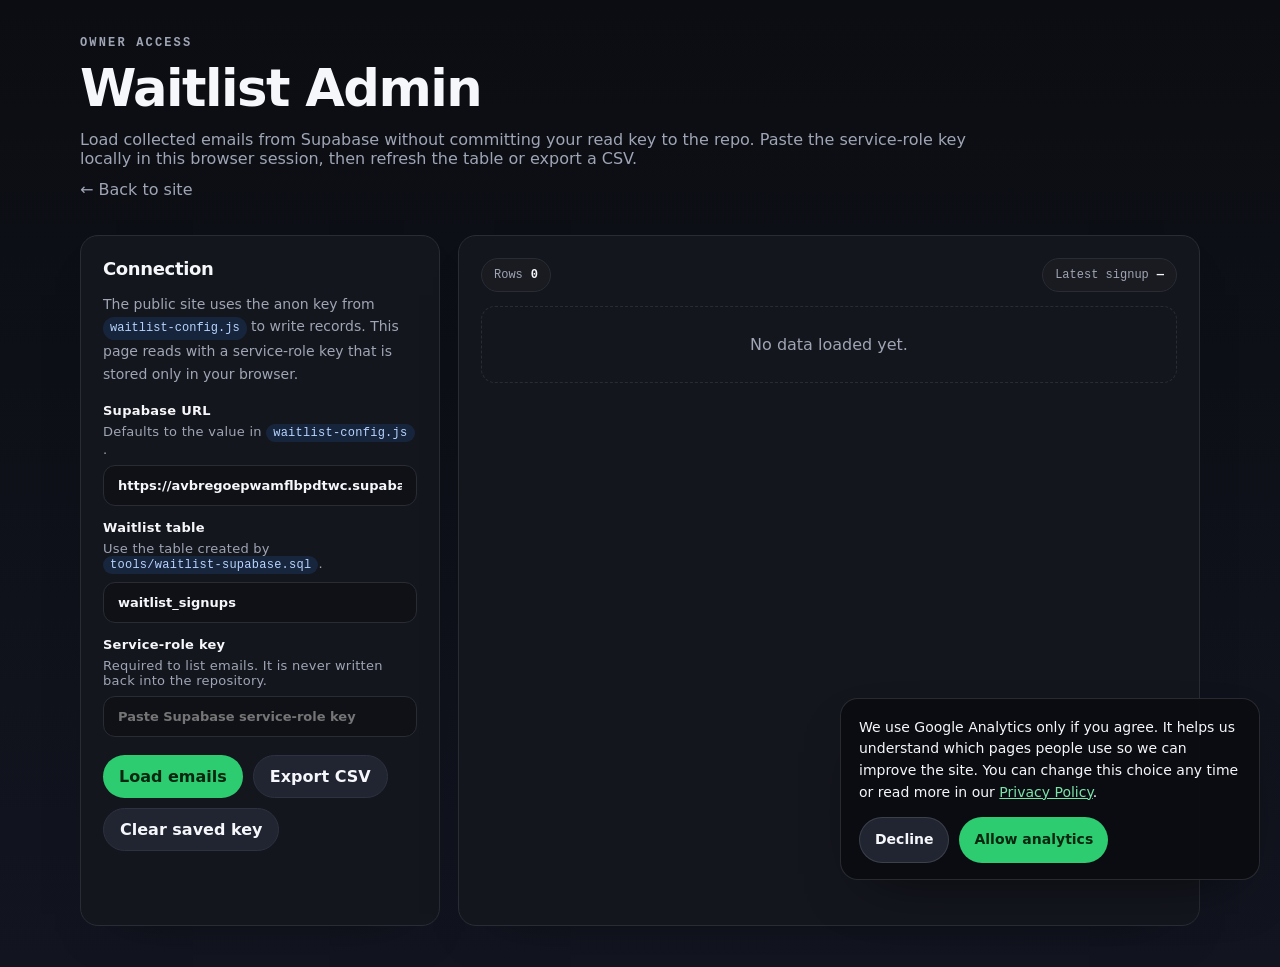
<file: waitlist-admin.html>
<!DOCTYPE html>
<html lang="en">
<head>
<!-- Google Tag Manager -->
<script>(function(w,d,s,l,i){w[l]=w[l]||[];w[l].push({'gtm.start':
new Date().getTime(),event:'gtm.js'});var f=d.getElementsByTagName(s)[0],
j=d.createElement(s),dl=l!='dataLayer'?'&l='+l:'';j.async=true;j.src=
'https://www.googletagmanager.com/gtm.js?id='+i+dl;f.parentNode.insertBefore(j,f);
})(window,document,'script','dataLayer','GTM-K79T2774');</script>
<!-- End Google Tag Manager -->
<script>
  window.DRUMFILL_GA_ID = 'G-D79FNVPJES';
  window['ga-disable-' + window.DRUMFILL_GA_ID] = true;
  window.dataLayer = window.dataLayer || [];
  function gtag(){dataLayer.push(arguments);}
  gtag('consent', 'default', {
    analytics_storage: 'denied',
    ad_storage: 'denied',
    ad_user_data: 'denied',
    ad_personalization: 'denied',
    wait_for_update: 500
  });
  gtag('set', 'ads_data_redaction', true);
</script>
<script async src="https://www.googletagmanager.com/gtag/js?id=G-D79FNVPJES"></script>
<script src="consent-manager.js"></script>
<meta charset="utf-8">
<meta name="viewport" content="width=device-width, initial-scale=1">
<title>Waitlist Admin — Drum Chops</title>
<meta name="robots" content="noindex">
<meta name="theme-color" content="#0B0D12">
<script src="waitlist-config.js"></script>
<style>
  :root {
    --bg: #0b0d12;
    --panel: #15171e;
    --line: #2a2c34;
    --ink: #f6f7fb;
    --muted: #9fa5b4;
    --green: #2ecc70;
    --green-deep: #25a85c;
    --red: #f07167;
    --blue: #2e7df5;
    --sans: ui-sans-serif, -apple-system, BlinkMacSystemFont, "Segoe UI", system-ui, sans-serif;
    --mono: ui-monospace, "SF Mono", "JetBrains Mono", "Menlo", monospace;
  }
  * { box-sizing: border-box; }
  body {
    margin: 0;
    background: linear-gradient(180deg, #0b0d12 0%, #121520 100%);
    color: var(--ink);
    font-family: var(--sans);
    -webkit-font-smoothing: antialiased;
  }
  a { color: inherit; }
  .wrap { width: min(1120px, calc(100% - 32px)); margin: 0 auto; }
  .hero { padding: 36px 0 20px; }
  .eyebrow {
    margin: 0 0 12px;
    color: var(--muted);
    font-family: var(--mono);
    font-size: 12px;
    font-weight: 700;
    letter-spacing: 0.18em;
    text-transform: uppercase;
  }
  h1 {
    margin: 0;
    font-size: clamp(32px, 4vw, 52px);
    line-height: 1.05;
    letter-spacing: -0.03em;
  }
  .lede { margin: 14px 0 0; max-width: 56rem; color: var(--muted); }
  .grid {
    display: grid;
    grid-template-columns: minmax(280px, 360px) minmax(0, 1fr);
    gap: 18px;
    padding: 16px 0 42px;
  }
  .card {
    background: color-mix(in srgb, var(--panel) 94%, transparent);
    border: 1px solid var(--line);
    border-radius: 18px;
    box-shadow: 0 24px 50px -36px rgba(0, 0, 0, 0.55);
  }
  .card-inner { padding: 22px; }
  .card h2 {
    margin: 0 0 14px;
    font-size: 18px;
    letter-spacing: -0.02em;
  }
  .hint {
    margin: 0 0 18px;
    color: var(--muted);
    font-size: 14px;
    line-height: 1.6;
  }
  label {
    display: block;
    margin-bottom: 14px;
    font-size: 13px;
    font-weight: 700;
    letter-spacing: 0.02em;
  }
  .label-note {
    display: block;
    margin-top: 6px;
    color: var(--muted);
    font-weight: 400;
  }
  input {
    width: 100%;
    margin-top: 8px;
    padding: 12px 14px;
    border-radius: 12px;
    border: 1px solid var(--line);
    background: #0f1117;
    color: var(--ink);
    font: inherit;
  }
  .actions {
    display: flex;
    gap: 10px;
    flex-wrap: wrap;
    margin-top: 18px;
  }
  button {
    border: 0;
    border-radius: 999px;
    padding: 11px 16px;
    font: inherit;
    font-weight: 650;
    cursor: pointer;
  }
  .btn-primary { background: var(--green); color: #06270f; }
  .btn-primary:hover { background: var(--green-deep); }
  .btn-secondary { background: #212531; color: var(--ink); border: 1px solid #2d3140; }
  .status {
    min-height: 22px;
    margin-top: 16px;
    color: var(--muted);
    font-size: 14px;
  }
  .status.ok { color: var(--green); }
  .status.err { color: var(--red); }
  .toolbar {
    display: flex;
    gap: 10px;
    align-items: center;
    justify-content: space-between;
    flex-wrap: wrap;
    margin-bottom: 14px;
  }
  .metric {
    display: inline-flex;
    gap: 8px;
    align-items: center;
    padding: 9px 12px;
    border-radius: 999px;
    border: 1px solid var(--line);
    background: rgba(255,255,255,0.02);
    color: var(--muted);
    font-family: var(--mono);
    font-size: 12px;
  }
  .metric b { color: var(--ink); }
  table {
    width: 100%;
    border-collapse: collapse;
    overflow: hidden;
    border-radius: 14px;
    background: #0f1117;
  }
  thead th {
    text-align: left;
    padding: 14px 16px;
    color: var(--muted);
    font-size: 12px;
    font-family: var(--mono);
    letter-spacing: 0.08em;
    text-transform: uppercase;
    border-bottom: 1px solid var(--line);
  }
  tbody td {
    padding: 14px 16px;
    border-bottom: 1px solid rgba(255,255,255,0.05);
    vertical-align: top;
    font-size: 14px;
  }
  tbody tr:last-child td { border-bottom: 0; }
  code {
    display: inline-block;
    padding: 2px 7px;
    border-radius: 999px;
    background: rgba(46,125,245,0.14);
    color: #b7d4ff;
    font-family: var(--mono);
    font-size: 12px;
  }
  .empty {
    padding: 28px 18px;
    text-align: center;
    color: var(--muted);
    border: 1px dashed var(--line);
    border-radius: 14px;
  }
  .top-link {
    display: inline-flex;
    margin-top: 12px;
    color: var(--muted);
    text-decoration: none;
  }
  @media (max-width: 900px) {
    .grid { grid-template-columns: 1fr; }
  }
</style>
</head>
<body>
  <!-- Google Tag Manager (noscript) -->
  <noscript><iframe src="https://www.googletagmanager.com/ns.html?id=GTM-K79T2774"
  height="0" width="0" style="display:none;visibility:hidden"></iframe></noscript>
  <!-- End Google Tag Manager (noscript) -->
  <div class="wrap hero">
    <p class="eyebrow">Owner access</p>
    <h1>Waitlist Admin</h1>
    <p class="lede">Load collected emails from Supabase without committing your read key to the repo. Paste the service-role key locally in this browser session, then refresh the table or export a CSV.</p>
    <a class="top-link" href="index.html">&larr; Back to site</a>
  </div>

  <div class="wrap grid">
    <section class="card">
      <div class="card-inner">
        <h2>Connection</h2>
        <p class="hint">The public site uses the anon key from <code>waitlist-config.js</code> to write records. This page reads with a service-role key that is stored only in your browser.</p>
        <label>
          Supabase URL
          <span class="label-note">Defaults to the value in <code>waitlist-config.js</code>.</span>
          <input id="supabase-url" type="url" placeholder="https://your-project.supabase.co">
        </label>
        <label>
          Waitlist table
          <span class="label-note">Use the table created by <code>tools/waitlist-supabase.sql</code>.</span>
          <input id="supabase-table" type="text" placeholder="waitlist_signups">
        </label>
        <label>
          Service-role key
          <span class="label-note">Required to list emails. It is never written back into the repository.</span>
          <input id="service-role-key" type="password" placeholder="Paste Supabase service-role key">
        </label>
        <div class="actions">
          <button class="btn-primary" id="load-button" type="button">Load emails</button>
          <button class="btn-secondary" id="export-button" type="button">Export CSV</button>
          <button class="btn-secondary" id="clear-button" type="button">Clear saved key</button>
        </div>
        <p class="status" id="connection-status" role="status" aria-live="polite"></p>
      </div>
    </section>

    <section class="card">
      <div class="card-inner">
        <div class="toolbar">
          <div class="metric">Rows <b id="row-count">0</b></div>
          <div class="metric">Latest signup <b id="latest-signup">—</b></div>
        </div>
        <div id="table-shell" class="empty">No data loaded yet.</div>
      </div>
    </section>
  </div>

  <script>
    (function () {
      var STORAGE_KEY = 'drumfill.waitlist.admin';
      var state = { rows: [] };
      var cfg = window.WAITLIST_CONFIG || {};
      var urlInput = document.getElementById('supabase-url');
      var tableInput = document.getElementById('supabase-table');
      var keyInput = document.getElementById('service-role-key');
      var status = document.getElementById('connection-status');
      var rowCount = document.getElementById('row-count');
      var latestSignup = document.getElementById('latest-signup');
      var tableShell = document.getElementById('table-shell');

      function readSavedConfig() {
        try {
          return JSON.parse(sessionStorage.getItem(STORAGE_KEY) || '{}');
        } catch (_) {
          return {};
        }
      }

      function saveConfig() {
        sessionStorage.setItem(STORAGE_KEY, JSON.stringify({
          supabaseUrl: urlInput.value.trim(),
          table: tableInput.value.trim(),
          serviceRoleKey: keyInput.value.trim()
        }));
      }

      function setStatus(message, kind) {
        status.textContent = message;
        status.className = kind ? 'status ' + kind : 'status';
      }

      function formatDate(iso) {
        if (!iso) return '—';
        var date = new Date(iso);
        if (Number.isNaN(date.getTime())) return iso;
        return date.toLocaleString();
      }

      function escapeHtml(value) {
        return String(value == null ? '' : value)
          .replace(/&/g, '&amp;')
          .replace(/</g, '&lt;')
          .replace(/>/g, '&gt;')
          .replace(/"/g, '&quot;')
          .replace(/'/g, '&#39;');
      }

      function renderRows() {
        rowCount.textContent = String(state.rows.length);
        latestSignup.textContent = state.rows.length ? formatDate(state.rows[0].created_at) : '—';
        if (!state.rows.length) {
          tableShell.className = 'empty';
          tableShell.textContent = 'No signups found yet.';
          return;
        }

        var rowsHtml = state.rows.map(function (row) {
          return '<tr>' +
            '<td><a href="mailto:' + escapeHtml(row.email) + '">' + escapeHtml(row.email) + '</a></td>' +
            '<td><code>' + escapeHtml(row.source || 'unknown') + '</code></td>' +
            '<td>' + escapeHtml(row.page_path || '—') + '</td>' +
            '<td>' + formatDate(row.created_at) + '</td>' +
          '</tr>';
        }).join('');

        tableShell.className = '';
        tableShell.innerHTML =
          '<table>' +
            '<thead><tr><th>Email</th><th>Source</th><th>Page</th><th>Submitted</th></tr></thead>' +
            '<tbody>' + rowsHtml + '</tbody>' +
          '</table>';
      }

      function buildCsv() {
        var header = ['email', 'source', 'page_path', 'created_at'];
        var lines = [header.join(',')];
        state.rows.forEach(function (row) {
          lines.push(header.map(function (column) {
            var value = row[column] == null ? '' : String(row[column]);
            return '"' + value.replace(/"/g, '""') + '"';
          }).join(','));
        });
        return lines.join('\n');
      }

      function downloadCsv() {
        if (!state.rows.length) {
          setStatus('Load emails before exporting a CSV.', 'err');
          return;
        }
        var blob = new Blob([buildCsv()], { type: 'text/csv;charset=utf-8' });
        var url = URL.createObjectURL(blob);
        var link = document.createElement('a');
        link.href = url;
        link.download = 'waitlist-signups.csv';
        document.body.appendChild(link);
        link.click();
        document.body.removeChild(link);
        URL.revokeObjectURL(url);
      }

      function loadRows() {
        var supabaseUrl = urlInput.value.trim().replace(/\/+$/, '');
        var table = tableInput.value.trim() || 'waitlist_signups';
        var serviceRoleKey = keyInput.value.trim();
        if (!supabaseUrl || !serviceRoleKey) {
          setStatus('Enter both the Supabase URL and a service-role key.', 'err');
          return;
        }

        saveConfig();
        setStatus('Loading emails...', '');
        fetch(
          supabaseUrl + '/rest/v1/' + encodeURIComponent(table) +
          '?select=id,email,source,page_path,created_at&order=created_at.desc',
          {
            headers: {
              apikey: serviceRoleKey,
              Authorization: 'Bearer ' + serviceRoleKey
            }
          }
        )
          .then(function (response) {
            if (!response.ok) {
              return response.text().then(function (message) {
                throw new Error(message || 'Unable to load emails.');
              });
            }
            return response.json();
          })
          .then(function (rows) {
            state.rows = Array.isArray(rows) ? rows : [];
            renderRows();
            setStatus('Emails loaded successfully.', 'ok');
          })
          .catch(function (error) {
            setStatus(error && error.message ? error.message : 'Unable to load emails.', 'err');
          });
      }

      function clearSavedKey() {
        sessionStorage.removeItem(STORAGE_KEY);
        keyInput.value = '';
        setStatus('Saved service-role key cleared from this browser session.', 'ok');
      }

      var saved = readSavedConfig();
      urlInput.value = saved.supabaseUrl || cfg.supabaseUrl || '';
      tableInput.value = saved.table || cfg.table || 'waitlist_signups';
      keyInput.value = saved.serviceRoleKey || '';

      document.getElementById('load-button').addEventListener('click', loadRows);
      document.getElementById('export-button').addEventListener('click', downloadCsv);
      document.getElementById('clear-button').addEventListener('click', clearSavedKey);
    })();
  </script>
</body>
</html>
</file>
<file: styles.css>
/* Shared design system for drumfillgenerator.com.
   Page-specific pieces (hero sequencer, legal prose) stay inline in each page. */

/* ---------- TOKENS ---------- */
:root {
  --ground: #FBFBFD;
  --surface: #FFFFFF;
  --ink: #12141C;
  --body: #2C2F3A;
  --muted: #5B6172;
  --hairline: #E7E9F0;
  --hairline-strong: #D6D9E4;
  --stage: #0B0D12;
  --stage-line: #1B1D24;

  --kick: #2E7DF5;
  --snare: #E8943B;
  --tom: #A352E8;
  --hihat: #2ED4B0;
  --green: #2ECC70;
  --green-deep: #25A85C;
  --red: #E5484D;

  --sans: ui-sans-serif, -apple-system, BlinkMacSystemFont, "Segoe UI", system-ui, sans-serif;
  --mono: ui-monospace, "SF Mono", "JetBrains Mono", "Menlo", "Cascadia Code", monospace;

  --maxw: 1140px;
  --measure: 62ch;
  --r: 16px;
  --r-lg: 24px;

  /* Glass system — mirrors the app's DesignTokens: GlassSurface (translucent
     fill + top-lit wash + gradient hairline rim), GlowSlab (primary actions)
     and PatternCardGlass (green→orange rim on dark stages). */
  --glass-fill: color-mix(in srgb, var(--surface) 62%, transparent);
  --glass-wash: linear-gradient(180deg, rgba(255,255,255,.7), rgba(255,255,255,.18));
  --glass-rim: linear-gradient(135deg, rgba(18,20,28,.16), rgba(18,20,28,.05) 55%, rgba(255,255,255,.6));
  --glass-shadow: inset 0 1px 0 rgba(255,255,255,.75), 0 18px 40px -30px rgba(8,10,20,.4);
  --glass-blur: blur(18px) saturate(1.4);
  --glass-hairline: rgba(18,20,28,.08);
  --ambient-a: color-mix(in srgb, var(--green) 16%, transparent);
  --ambient-b: color-mix(in srgb, var(--snare) 13%, transparent);
  --ambient-c: color-mix(in srgb, var(--kick) 10%, transparent);

  color-scheme: light dark;
}

@media (prefers-color-scheme: dark) {
  :root {
    --ground: #0E1016;
    --surface: #161922;
    --ink: #F2F4F8;
    --body: #C9CDD8;
    --muted: #9097A8;
    --hairline: #23262F;
    --hairline-strong: #323642;
    --stage: #07080B;
    --stage-line: #262933;
    --green-deep: #3FDC85;

    --glass-fill: color-mix(in srgb, var(--surface) 70%, transparent);
    --glass-wash: linear-gradient(180deg, rgba(255,255,255,.07), rgba(255,255,255,.01));
    --glass-rim: linear-gradient(135deg, rgba(255,255,255,.2), rgba(255,255,255,.05));
    --glass-shadow: inset 0 1px 0 rgba(255,255,255,.06), 0 24px 48px -32px rgba(0,0,0,.8);
    --glass-hairline: rgba(255,255,255,.07);
    --ambient-a: color-mix(in srgb, var(--green) 12%, transparent);
    --ambient-b: color-mix(in srgb, var(--snare) 10%, transparent);
    --ambient-c: color-mix(in srgb, var(--kick) 9%, transparent);
  }
}

/* ---------- BASE ---------- */
* { box-sizing: border-box; }

body {
  margin: 0;
  background: var(--ground);
  color: var(--ink);
  font-family: var(--sans);
  font-size: 17px;
  line-height: 1.6;
  -webkit-font-smoothing: antialiased;
  text-rendering: optimizeLegibility;
}

/* Ambient colour behind the page so translucent glass has something to frost.
   A fixed pseudo-element instead of background-attachment: fixed (janky on iOS). */
body::before {
  content: ""; position: fixed; inset: 0; z-index: -1; pointer-events: none;
  background:
    radial-gradient(60vmax 50vmax at 8% 4%, var(--ambient-a), transparent 60%),
    radial-gradient(55vmax 45vmax at 96% 38%, var(--ambient-b), transparent 60%),
    radial-gradient(60vmax 50vmax at 30% 100%, var(--ambient-c), transparent 60%);
}

/* Shared glass surface (GlassSurface). Background layers: wash, fill, then the
   rim gradient painted into the transparent border via border-box. */
.glass, .spec, .prose,
.mini, .tier:not(.pro), .faq details, .btn-ghost, .lang-select {
  border: 1px solid transparent;
  background:
    var(--glass-wash) padding-box,
    linear-gradient(var(--glass-fill), var(--glass-fill)) padding-box,
    var(--glass-rim) border-box;
  box-shadow: var(--glass-shadow);
  -webkit-backdrop-filter: var(--glass-blur);
  backdrop-filter: var(--glass-blur);
}

/* Dark stage glass (PatternCardGlass): green wash from the top-leading corner,
   orange from the bottom-trailing, a two-tone rim and a two-tone glow. */
.glass-stage, .cta-band {
  border: 1.5px solid transparent;
  background:
    linear-gradient(180deg, rgba(255,255,255,.06), rgba(255,255,255,0) 50%) padding-box,
    linear-gradient(135deg, color-mix(in srgb, var(--green) 14%, transparent), rgba(255,255,255,.015), color-mix(in srgb, var(--snare) 12%, transparent)) padding-box,
    linear-gradient(var(--stage), var(--stage)) padding-box,
    linear-gradient(135deg, color-mix(in srgb, var(--green) 75%, transparent), rgba(255,255,255,.1), color-mix(in srgb, var(--snare) 75%, transparent)) border-box;
  box-shadow:
    -6px -4px 18px color-mix(in srgb, var(--green) 22%, transparent),
    6px 6px 18px color-mix(in srgb, var(--snare) 18%, transparent),
    0 40px 80px -40px rgba(8,10,20,.55);
}

.wrap { width: 100%; max-width: var(--maxw); margin: 0 auto; padding: 0 24px; }
@media (max-width: 480px) { .wrap { padding: 0 16px; } }

a { color: inherit; }
img { max-width: 100%; height: auto; }

h1, h2, h3 { margin: 0; text-wrap: balance; letter-spacing: -0.02em; line-height: 1.1; }

.eyebrow {
  font-family: var(--mono);
  font-size: 12px;
  font-weight: 600;
  letter-spacing: 0.16em;
  text-transform: uppercase;
  color: var(--muted);
  margin: 0;
}

.dot { width: 8px; height: 8px; border-radius: 50%; display: inline-block; flex: none; }

:focus-visible { outline: 2px solid var(--green); outline-offset: 2px; border-radius: 4px; }

/* ---------- NAV ---------- */
.nav {
  position: sticky; top: 0; z-index: 50;
  background: color-mix(in srgb, var(--ground) 86%, transparent);
  backdrop-filter: saturate(1.4) blur(12px);
  -webkit-backdrop-filter: saturate(1.4) blur(12px);
  border-bottom: 1px solid var(--hairline);
}
.nav-inner { display: flex; align-items: center; gap: 24px; height: 64px; }
.brand { display: flex; align-items: center; gap: 11px; text-decoration: none; font-weight: 700; letter-spacing: -0.02em; font-size: 16px; }
.brand svg { display: block; }
.nav-links { display: flex; gap: 28px; margin-left: auto; align-items: center; }
.nav-links a {
  font-size: 14.5px; font-weight: 500;
  color: var(--muted); text-decoration: none; transition: color .18s ease;
}
.nav-links a:hover { color: var(--ink); }
.nav .btn { margin-left: 8px; }
@media (max-width: 760px) { .nav-links { display: none; } .nav .btn { margin-left: auto; } }

/* ---------- BUTTONS ---------- */
.btn {
  display: inline-flex; align-items: center; justify-content: center; gap: 9px;
  font-family: var(--sans); font-size: 15px; font-weight: 650;
  padding: 12px 22px; border-radius: 999px; border: 1px solid transparent;
  text-decoration: none; cursor: pointer; white-space: nowrap;
  transition: transform .12s ease, box-shadow .18s ease, background .18s ease, border-color .18s ease;
}
.btn:hover { transform: translateY(-1px); }
/* GlowSlab: accent body deepening toward the bottom-trailing corner, specular
   sheen across the top, darker base, bright rim and a soft accent glow. */
.btn-primary {
  color: #06270F;
  border: 1.5px solid transparent;
  background:
    linear-gradient(180deg, rgba(255,255,255,.32), rgba(255,255,255,0) 50%) padding-box,
    linear-gradient(180deg, rgba(0,0,0,0) 50%, rgba(0,0,0,.14)) padding-box,
    linear-gradient(135deg, var(--green), color-mix(in srgb, var(--green) 72%, #0B5A2E)) padding-box,
    linear-gradient(135deg, rgba(255,255,255,.75), var(--green), rgba(255,255,255,.3)) border-box;
  box-shadow: 0 0 18px -2px color-mix(in srgb, var(--green) 55%, transparent), 0 10px 24px -12px color-mix(in srgb, var(--green) 80%, transparent);
}
.btn-primary:hover { filter: brightness(1.05) saturate(1.05); box-shadow: 0 0 24px 0 color-mix(in srgb, var(--green) 60%, transparent), 0 12px 28px -12px color-mix(in srgb, var(--green) 85%, transparent); }
.btn-ghost { color: var(--ink); }
.btn-ghost:hover { box-shadow: var(--glass-shadow), 0 0 0 1px var(--hairline-strong); }
.btn-sm { padding: 9px 16px; font-size: 13.5px; }
.btn svg { display: block; flex: none; }

/* ---------- SECTIONS ---------- */
.section { padding: 96px 0; }
.section.tight { padding: 64px 0; }
.alt { background: color-mix(in srgb, var(--surface) 45%, transparent); border-top: 1px solid var(--glass-hairline); border-bottom: 1px solid var(--glass-hairline); }
.section-head { max-width: 680px; margin-bottom: 48px; }
.section-head.center { margin-left: auto; margin-right: auto; text-align: center; }
.section-head .eyebrow { margin-bottom: 14px; }
.section-head h2 { font-size: clamp(30px, 3.8vw, 44px); font-weight: 800; }
.section-head p { color: var(--muted); margin: 16px 0 0; font-size: 18px; }
@media (max-width: 860px) { .section { padding: 68px 0; } .section.tight { padding: 48px 0; } }

/* ---------- HOOK (problem statement) ---------- */
.hook { max-width: 820px; margin: 0 auto; text-align: center; }
.hook h2 { font-size: clamp(30px, 4.4vw, 52px); font-weight: 800; }
.hook p { color: var(--muted); font-size: clamp(17px, 1.9vw, 20px); margin: 20px auto 0; max-width: 40em; }

/* ---------- FEATURE ROWS ---------- */
.feature-rows { display: grid; gap: 112px; }
.feature-row { display: grid; grid-template-columns: 1fr 1fr; gap: 64px; align-items: center; }
.feature-row.flip .feature-media { order: -1; }
.feature-copy { max-width: 30em; }
.feature-copy .tag {
  font-family: var(--mono); font-size: 11.5px; font-weight: 600; letter-spacing: 0.12em; text-transform: uppercase;
  display: inline-flex; align-items: center; gap: 8px; margin-bottom: 14px;
}
.feature-copy h3 { font-size: clamp(26px, 3vw, 36px); font-weight: 800; }
.feature-copy > p { color: var(--body); font-size: 17.5px; margin: 16px 0 0; }
.feature-media { display: flex; justify-content: center; }
@media (max-width: 860px) {
  .feature-rows { gap: 72px; }
  .feature-row { grid-template-columns: 1fr; gap: 36px; }
  .feature-row.flip .feature-media { order: 0; }
}

.checks { list-style: none; margin: 22px 0 0; padding: 0; display: grid; gap: 10px; }
.checks li { position: relative; padding-left: 28px; color: var(--body); font-size: 16px; }
.checks li::before {
  content: ""; position: absolute; left: 0; top: 5px; width: 16px; height: 16px; border-radius: 50%;
  background: color-mix(in srgb, var(--green) 20%, transparent)
    url('data:image/svg+xml,<svg xmlns="http://www.w3.org/2000/svg" viewBox="0 0 16 16"><path d="M4.5 8.3l2.2 2.2 4.8-5" fill="none" stroke="%2325A85C" stroke-width="1.8" stroke-linecap="round" stroke-linejoin="round"/></svg>') center / 16px no-repeat;
}

/* ---------- PHONE FRAME ---------- */
.phone {
  position: relative; width: min(300px, 78vw); aspect-ratio: 1206 / 2622;
  border-radius: 46px; padding: 10px; background: #050608;
  box-shadow: 0 0 0 1px #2A2D36, 0 50px 90px -40px rgba(8,10,20,.55), 0 20px 40px -30px rgba(8,10,20,.4);
}
.phone img { display: block; width: 100%; height: 100%; object-fit: cover; border-radius: 37px; }
.phone-glow { position: relative; }
.phone-glow::before {
  content: ""; position: absolute; inset: 12% -10%; border-radius: 50%;
  background: radial-gradient(closest-side, var(--glow, color-mix(in srgb, var(--kick) 28%, transparent)), transparent);
  filter: blur(30px); z-index: -1;
}

/* ---------- TRACKING VISUAL ---------- */
.track-shot { width: 100%; max-width: 520px; }
.track-shot img { display: block; width: 100%; border-radius: 22px; box-shadow: 0 40px 80px -40px rgba(8,10,20,.55); }
.track-shot .timeline { margin-top: 14px; background: #000; border-radius: 16px; padding: 10px 12px; }
.track-shot .timeline img { border-radius: 10px; box-shadow: none; }
.hit-legend { display: flex; flex-wrap: wrap; gap: 8px 18px; margin: 14px 4px 0; }
.hit-legend span { font-size: 13.5px; color: var(--muted); display: inline-flex; align-items: center; gap: 7px; }
.hit-legend i { width: 4px; height: 14px; border-radius: 2px; display: inline-block; }

/* ---------- MINI FEATURES ---------- */
.minis { display: grid; grid-template-columns: repeat(3, 1fr); gap: 16px; }
.mini {
  display: grid; grid-template-columns: auto 1fr; gap: 14px; align-items: start;
  border-radius: var(--r); padding: 20px;
}
.mini .ico { width: 38px; height: 38px; border-radius: 10px; display: grid; place-items: center; box-shadow: inset 0 0 0 1px var(--glass-hairline); }
.mini h3 { font-size: 16.5px; font-weight: 700; letter-spacing: -0.01em; line-height: 1.3; }
.mini p { color: var(--muted); font-size: 15px; margin: 5px 0 0; line-height: 1.5; }
@media (max-width: 900px) { .minis { grid-template-columns: repeat(2, 1fr); } }
@media (max-width: 600px) { .minis { grid-template-columns: 1fr; } }

/* ---------- PREMIUM CHIP ---------- */
.pro-chip {
  display: inline-block; vertical-align: 2px; margin-left: 6px;
  font-family: var(--mono); font-size: 10px; font-weight: 700; letter-spacing: .08em; text-transform: uppercase;
  padding: 2px 7px; border-radius: 999px; line-height: 1.5;
  color: var(--snare); background: color-mix(in srgb, var(--snare) 14%, transparent);
}

/* ---------- STEPS ---------- */
.steps { display: grid; grid-template-columns: repeat(4, 1fr); gap: 24px; counter-reset: step; }
.step { border-top: 2px solid var(--ink); padding-top: 18px; }
.step .n { font-family: var(--mono); font-size: 12px; letter-spacing: 0.1em; color: var(--muted); }
.step h3 { font-size: 18px; font-weight: 800; margin: 10px 0 8px; }
.step p { color: var(--body); font-size: 15.5px; margin: 0; }
@media (max-width: 900px) { .steps { grid-template-columns: repeat(2, 1fr); } }
@media (max-width: 560px) { .steps { grid-template-columns: 1fr; } }

/* ---------- STATS STRIP ---------- */
.stats {
  display: grid; grid-template-columns: repeat(6, 1fr); gap: 1px;
  background: var(--glass-hairline); border: 1px solid var(--glass-hairline);
  border-radius: var(--r); overflow: hidden;
  box-shadow: var(--glass-shadow);
  -webkit-backdrop-filter: var(--glass-blur);
  backdrop-filter: var(--glass-blur);
}
.stats .cell { background: var(--glass-wash), linear-gradient(var(--glass-fill), var(--glass-fill)); padding: 24px 20px; }
.stats .n { font-size: 32px; font-weight: 850; letter-spacing: -0.03em; line-height: 1; font-variant-numeric: tabular-nums; }
.stats .n small { font-size: .5em; font-weight: 700; }
.stats .l { font-size: 13.5px; color: var(--muted); margin-top: 10px; line-height: 1.4; }
@media (max-width: 980px) { .stats { grid-template-columns: repeat(3, 1fr); } }
@media (max-width: 560px) { .stats { grid-template-columns: repeat(2, 1fr); } }

/* ---------- PRICING TIERS ---------- */
.tiers { display: grid; grid-template-columns: 1fr 1fr; gap: 20px; }
.tier { border-radius: var(--r); padding: 30px 28px; }
/* Premium tier: dark glass tinted in the Premium (snare) accent, like a tinted GlassSurface. */
.tier.pro {
  color: #fff; border: 1.5px solid transparent;
  background:
    linear-gradient(180deg, color-mix(in srgb, var(--snare) 16%, transparent), color-mix(in srgb, var(--snare) 3%, transparent)) padding-box,
    linear-gradient(var(--stage), var(--stage)) padding-box,
    linear-gradient(135deg, color-mix(in srgb, var(--snare) 90%, transparent), color-mix(in srgb, var(--snare) 30%, transparent)) border-box;
  box-shadow: 0 0 22px -4px color-mix(in srgb, var(--snare) 40%, transparent), 0 30px 60px -36px rgba(8,10,20,.6);
}
.tier .name { font-family: var(--mono); font-size: 12px; letter-spacing: 0.14em; text-transform: uppercase; color: var(--muted); }
.tier.pro .name { color: #8F96AB; }
.tier h3 { font-size: 24px; font-weight: 800; margin: 12px 0 6px; }
.tier .sub { color: var(--muted); font-size: 15px; margin: 0 0 18px; }
.tier.pro .sub { color: #A8AEC2; }
.tier ul { list-style: none; margin: 0; padding: 0; }
.tier li { position: relative; padding-left: 26px; margin: 11px 0; font-size: 15.5px; color: var(--body); }
.tier.pro li { color: #DFE3EE; }
.tier li::before { content: ""; position: absolute; left: 3px; top: 9px; width: 8px; height: 8px; border-radius: 50%; background: var(--green); }
.tier.pro li::before { background: var(--snare); }
.tiers-note { color: var(--muted); font-size: 14.5px; margin: 18px 0 0; }
.tiers-note a { color: var(--green-deep); text-underline-offset: 2px; }
@media (max-width: 760px) { .tiers { grid-template-columns: 1fr; } }

/* ---------- FAQ ---------- */
.faq { max-width: 820px; }
.faq details { border-radius: 14px; margin: 10px 0; overflow: hidden; }
.faq summary {
  cursor: pointer; list-style: none; padding: 18px 52px 18px 22px;
  font-weight: 700; color: var(--ink); position: relative;
}
.faq summary::-webkit-details-marker { display: none; }
.faq summary::after {
  content: "+"; position: absolute; right: 22px; top: 50%; transform: translateY(-50%);
  font-family: var(--mono); font-size: 20px; color: var(--muted); line-height: 1;
}
.faq details[open] summary::after { content: "–"; }
.faq details[open] summary { border-bottom: 1px solid var(--glass-hairline); }
.faq .answer { padding: 4px 22px 18px; color: var(--body); }
.faq .answer p { margin: 12px 0; }

/* ---------- CTA BAND ---------- */
.cta-band {
  color: #fff;
  border-radius: var(--r-lg); padding: clamp(44px, 6vw, 72px) clamp(24px, 4vw, 48px);
  text-align: center; position: relative; overflow: hidden;
}
.cta-band h2 { font-size: clamp(28px, 4vw, 44px); font-weight: 800; }
.cta-band p { color: #B6B9C4; margin: 16px auto 0; max-width: 32em; }

/* ---------- FOOTER ---------- */
.foot { padding: 48px 0 56px; border-top: 1px solid var(--hairline); }
.foot-inner { display: flex; justify-content: space-between; gap: 24px; flex-wrap: wrap; align-items: center; }
.foot .brand { font-size: 15px; }
.foot-links { display: flex; gap: 24px; flex-wrap: wrap; }
.foot-links a { font-size: 14px; color: var(--muted); text-decoration: none; transition: color .18s ease; }
.foot-links a:hover { color: var(--ink); }
.foot-note { font-size: 13px; color: var(--muted); margin: 22px 0 0; max-width: 70ch; }

/* ---------- MOTION ---------- */
.reveal { opacity: 0; transform: translateY(16px); transition: opacity .6s ease, transform .6s ease; }
.reveal.in { opacity: 1; transform: none; }

@media (prefers-reduced-motion: reduce) {
  .btn { transition: none; }
  .btn:hover { transform: none; }
  .reveal { opacity: 1 !important; transform: none !important; transition: none; }
}

/* ---------- LANGUAGE SWITCHER ---------- */
.lang-switch { margin-left: 8px; display: inline-flex; align-items: center; }
.nav-links + .lang-switch { margin-left: 4px; }
.lang-select {
  appearance: none; -webkit-appearance: none;
  font: inherit; font-size: 14px; font-weight: 600; color: var(--ink);
  background: transparent url("data:image/svg+xml,%3Csvg xmlns='http://www.w3.org/2000/svg' width='10' height='6' viewBox='0 0 10 6'%3E%3Cpath d='M1 1l4 4 4-4' fill='none' stroke='%236B7280' stroke-width='1.6' stroke-linecap='round'/%3E%3C/svg%3E") no-repeat right 12px center;
  border-radius: 999px;
  padding: 8px 32px 8px 14px; cursor: pointer; max-width: 150px;
}
/* Chevron sits on top of the shared glass layers. */
.lang-select {
  background:
    url("data:image/svg+xml,%3Csvg xmlns='http://www.w3.org/2000/svg' width='10' height='6' viewBox='0 0 10 6'%3E%3Cpath d='M1 1l4 4 4-4' fill='none' stroke='%236B7280' stroke-width='1.6' stroke-linecap='round'/%3E%3C/svg%3E") no-repeat right 12px center padding-box,
    var(--glass-wash) padding-box,
    linear-gradient(var(--glass-fill), var(--glass-fill)) padding-box,
    var(--glass-rim) border-box;
}
.lang-select:hover { box-shadow: var(--glass-shadow), 0 0 0 1px var(--hairline-strong); }
.lang-select:focus-visible { outline: 2px solid var(--green-deep); outline-offset: 2px; }
.lang-select option { color: #111; background: #fff; }
@media (max-width: 760px) {
  .lang-switch, .nav-links + .lang-switch { margin-left: auto; }
  .nav .lang-switch + .btn { margin-left: 8px; }
}
@media (max-width: 560px) {
  .nav-inner { gap: 10px; }
  .nav .brand span { display: none; }
  .lang-select { font-size: 13px; padding: 7px 26px 7px 11px; background-position: right 9px center; max-width: 124px; }
  .nav .btn-sm { padding-left: 14px; padding-right: 14px; white-space: nowrap; }
}
</file>
